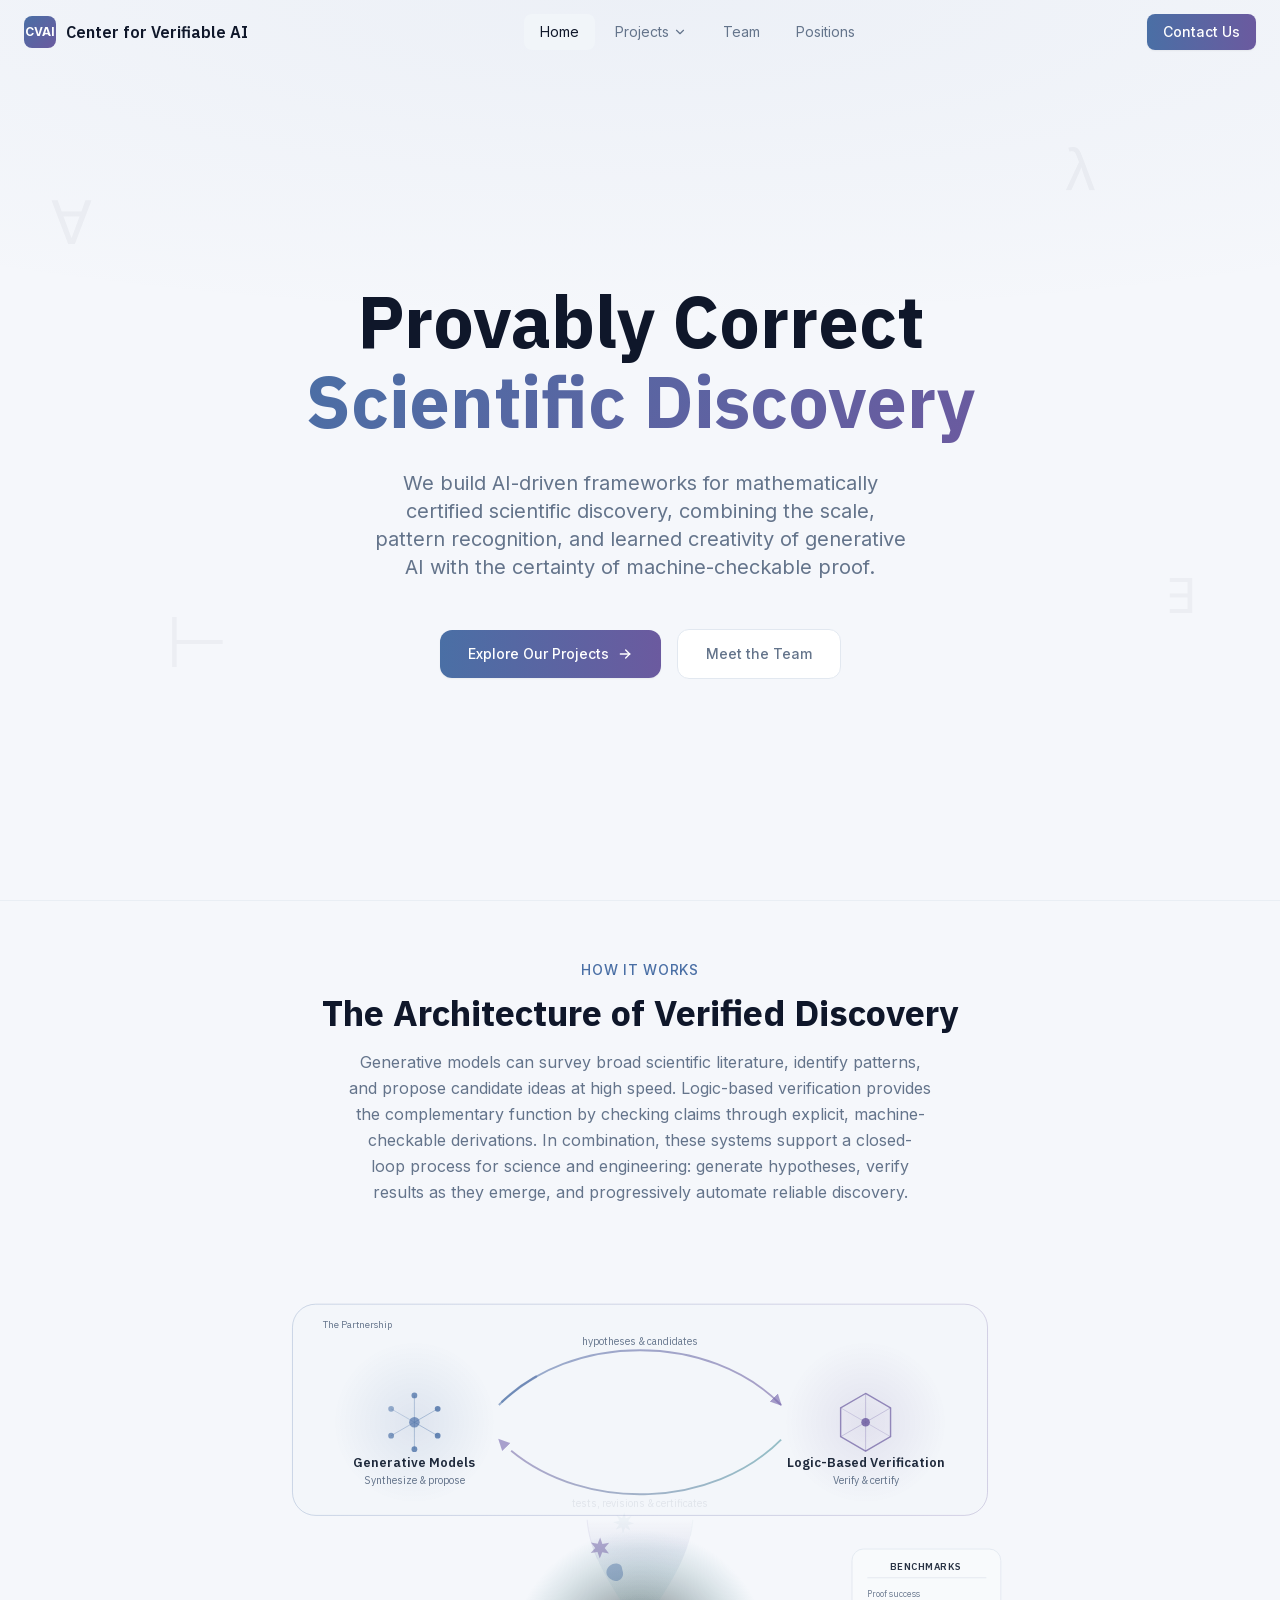
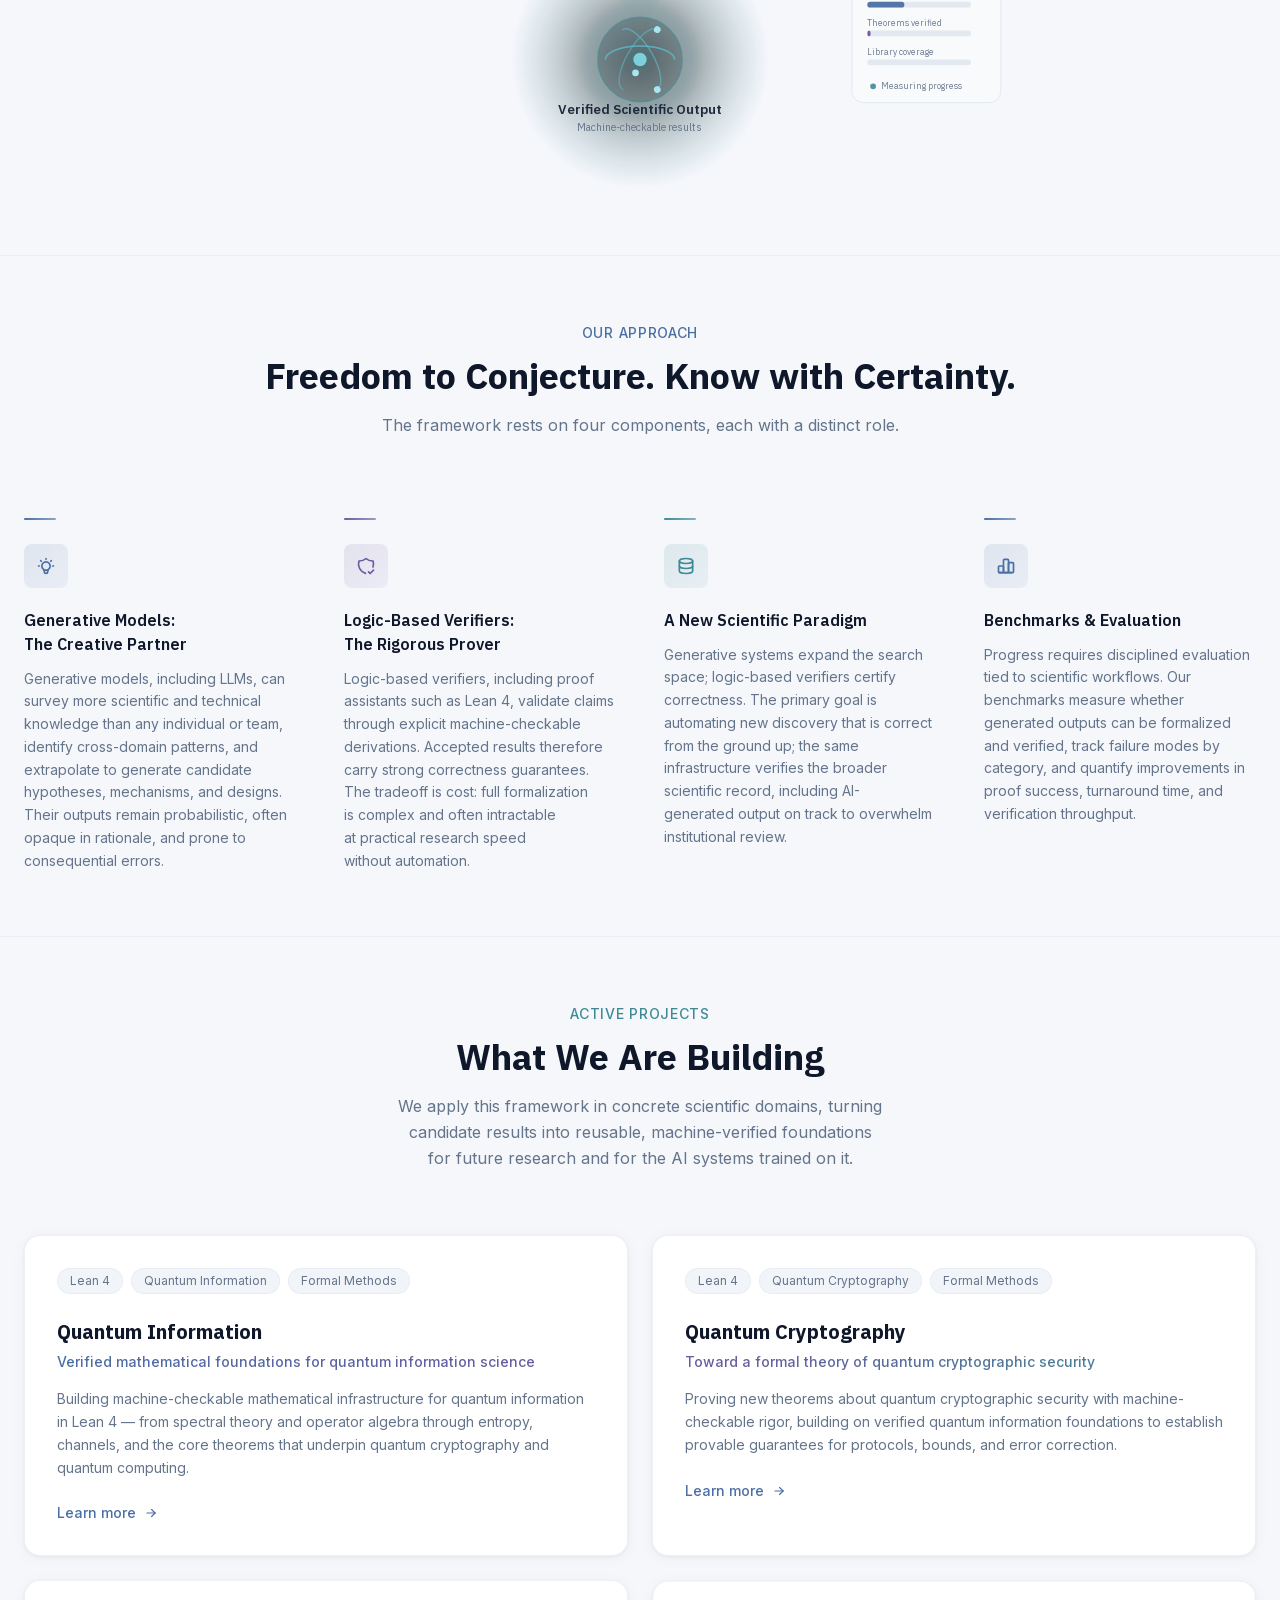
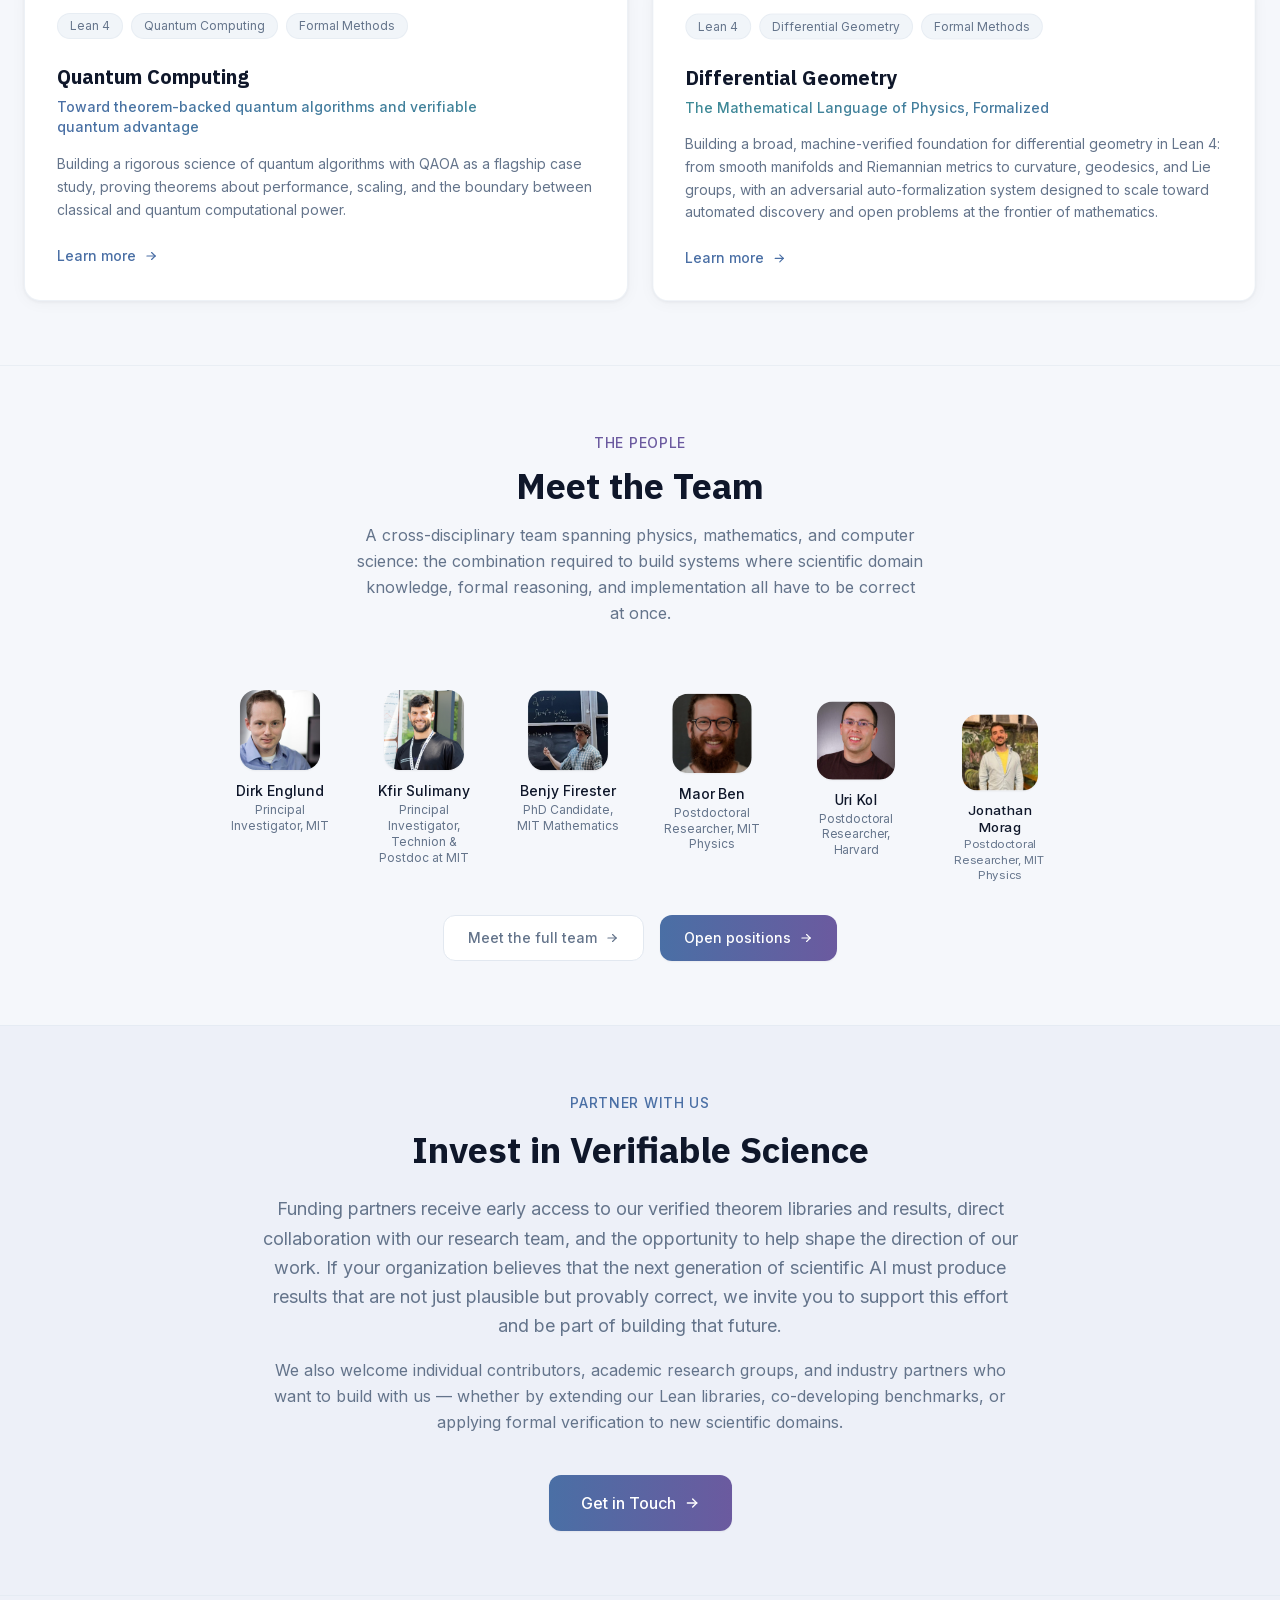
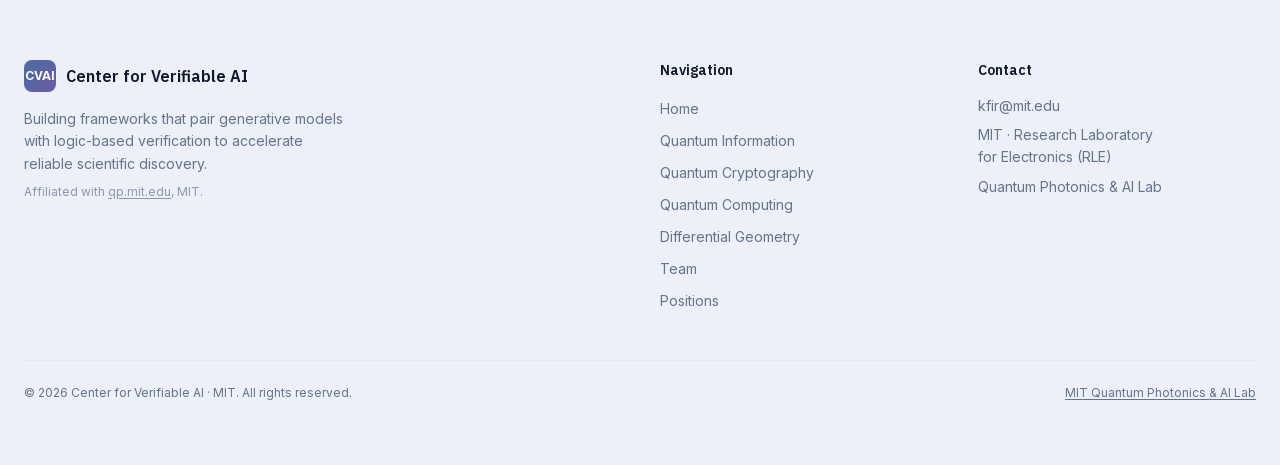
<file: index.html>
<!DOCTYPE html><!--ONd43j2Fk6WRL2qlQ1e4l--><html lang="en" class="inter_c15e96cb-module__0bjUvq__variable ibm_plex_sans_9fa80815-module__wA9lkq__variable"><head><meta charSet="utf-8"/><meta name="viewport" content="width=device-width, initial-scale=1"/><link rel="preload" href="/_next/static/media/03fc1b4a8d284b5e-s.p.af4fcd24.woff2" as="font" crossorigin="" type="font/woff2"/><link rel="preload" href="/_next/static/media/83afe278b6a6bb3c-s.p.3a6ba036.woff2" as="font" crossorigin="" type="font/woff2"/><link rel="stylesheet" href="/_next/static/chunks/513d6c7214de142a.css" data-precedence="next"/><link rel="preload" as="script" fetchPriority="low" href="/_next/static/chunks/99e96dbc88eb486a.js"/><script src="/_next/static/chunks/82abf2d65f5428ae.js" async=""></script><script src="/_next/static/chunks/0381c808fbaec563.js" async=""></script><script src="/_next/static/chunks/aee6c7720838f8a2.js" async=""></script><script src="/_next/static/chunks/turbopack-7b032204762fa159.js" async=""></script><script src="/_next/static/chunks/ffc22a34a7ca10f9.js" async=""></script><script src="/_next/static/chunks/ca027b237218cb74.js" async=""></script><script src="/_next/static/chunks/ff1a16fafef87110.js" async=""></script><script src="/_next/static/chunks/d2be314c3ece3fbe.js" async=""></script><script src="/_next/static/chunks/83c35a08b6f8e122.js" async=""></script><meta name="next-size-adjust" content=""/><title>Center for Verifiable AI (CVAI)</title><meta name="description" content="Building frameworks that combine generative models with logic-based verification for machine-checkable scientific discovery."/><meta name="keywords" content="automated theorem proving,formal verification,AI,machine learning"/><link rel="icon" href="/favicon.ico?favicon.44c5cd37.ico" sizes="32x32" type="image/x-icon"/><link rel="icon" href="/icon.png?icon.3be07865.png" sizes="512x512" type="image/png"/><link rel="apple-touch-icon" href="/apple-icon.png?apple-icon.ebbc633b.png" sizes="180x180" type="image/png"/><script src="/_next/static/chunks/a6dad97d9634a72d.js" noModule=""></script></head><body class="bg-background text-foreground antialiased font-sans"><div hidden=""><!--$--><!--/$--></div><div class="fixed inset-0 -z-10 pointer-events-none"><div class="absolute inset-0 bg-[#f5f7fb]"></div><div class="absolute top-0 inset-x-0 h-[60vh]" style="background:radial-gradient(ellipse 100% 60% at 50% 0%, rgba(74,111,165,0.05) 0%, transparent 100%)"></div></div><header class="fixed top-0 left-0 right-0 z-50 transition-all duration-300" style="background:rgba(245,247,251,0);backdrop-filter:none;-webkit-backdrop-filter:none;border-bottom:1px solid transparent;box-shadow:none"><div class="max-w-7xl mx-auto px-6 h-16 flex items-center justify-between"><a class="flex items-center gap-2.5 group" href="/"><div class="w-8 h-8 rounded-lg bg-gradient-to-br from-[#4a6fa5] to-[#6b5a9f] flex items-center justify-center text-white font-bold text-xs transition-all duration-300">CVAI</div><span class="font-heading font-semibold text-slate-900 hidden sm:block">Center for Verifiable AI</span></a><nav class="hidden md:flex items-center gap-1"><a class="px-4 py-2 rounded-lg text-sm transition-all duration-200 text-slate-900 bg-slate-100" href="/">Home</a><div class="relative"><button class="flex items-center gap-1 px-4 py-2 rounded-lg text-sm text-foreground-muted hover:text-slate-900 hover:bg-slate-100/70 transition-all duration-200">Projects<svg xmlns="http://www.w3.org/2000/svg" width="14" height="14" viewBox="0 0 24 24" fill="none" stroke="currentColor" stroke-width="2" stroke-linecap="round" stroke-linejoin="round" class="tabler-icon tabler-icon-chevron-down transition-transform duration-200 "><path d="M6 9l6 6l6 -6"></path></svg></button></div><a class="px-4 py-2 rounded-lg text-sm transition-all duration-200 text-foreground-muted hover:text-slate-900 hover:bg-slate-100/70" href="/team">Team</a><a class="px-4 py-2 rounded-lg text-sm transition-all duration-200 text-foreground-muted hover:text-slate-900 hover:bg-slate-100/70" href="/positions">Positions</a></nav><div class="hidden md:flex items-center gap-3"><a class="px-4 py-2 text-sm rounded-lg bg-gradient-to-r from-[#4a6fa5] to-[#6b5a9f] text-white font-medium hover:brightness-110 transition-all duration-300 shadow-sm" href="mailto:kfir@mit.edu">Contact Us</a></div><button class="md:hidden p-2 text-foreground-muted hover:text-slate-900 transition-colors" aria-label="Toggle menu"><svg xmlns="http://www.w3.org/2000/svg" width="20" height="20" viewBox="0 0 24 24" fill="none" stroke="currentColor" stroke-width="2" stroke-linecap="round" stroke-linejoin="round" class="tabler-icon tabler-icon-menu-2 "><path d="M4 6l16 0"></path><path d="M4 12l16 0"></path><path d="M4 18l16 0"></path></svg></button></div></header><main class="min-h-screen"><section class="relative min-h-screen flex items-center overflow-hidden pt-16"><div class="absolute inset-0 pointer-events-none select-none"><span class="absolute font-mono text-slate-900 text-6xl" style="left:4%;top:22%;opacity:0.035">∀</span><span class="absolute font-mono text-slate-900 text-7xl" style="left:13%;top:68%;opacity:0.035">⊢</span><span class="absolute font-mono text-slate-900 text-6xl" style="left:83%;top:16%;opacity:0.035">λ</span><span class="absolute font-mono text-slate-900 text-5xl" style="left:91%;top:64%;opacity:0.035">∃</span></div><div class="relative z-10 max-w-4xl mx-auto px-6 w-full py-24 text-center"><h1 class="font-heading text-5xl sm:text-6xl md:text-7xl font-bold text-slate-900 mb-2 leading-tight" style="opacity:0;transform:translateY(30px)">Provably Correct</h1><h1 class="font-heading text-5xl sm:text-6xl md:text-7xl font-bold mb-8 leading-tight" style="opacity:0;transform:translateY(30px)"><span class="gradient-text ">Scientific Discovery</span></h1><p class="text-foreground-muted text-lg sm:text-xl mb-12 leading-relaxed max-w-2xl mx-auto text-balance" style="opacity:0;transform:translateY(30px)">We build AI-driven frameworks for mathematically certified scientific discovery, combining the scale, pattern recognition, and learned creativity of generative AI with the certainty of machine-checkable proof.</p><div class="flex flex-col sm:flex-row items-center justify-center gap-4" style="opacity:0;transform:translateY(30px)"><a class="group flex items-center gap-2 px-7 py-3.5 rounded-xl bg-gradient-to-r from-[#4a6fa5] to-[#6b5a9f] text-white font-medium text-sm hover:brightness-110 transition-all duration-300 shadow-sm" href="/projects/quantum-information">Explore Our Projects<svg xmlns="http://www.w3.org/2000/svg" width="16" height="16" viewBox="0 0 24 24" fill="none" stroke="currentColor" stroke-width="2" stroke-linecap="round" stroke-linejoin="round" class="tabler-icon tabler-icon-arrow-right group-hover:translate-x-1 transition-transform duration-200"><path d="M5 12l14 0"></path><path d="M13 18l6 -6"></path><path d="M13 6l6 6"></path></svg></a><a class="flex items-center gap-2 px-7 py-3.5 rounded-xl border border-slate-200 text-foreground-muted hover:text-slate-900 hover:border-slate-300 font-medium text-sm transition-all duration-300 bg-white" href="/team">Meet the Team</a></div></div></section><div style="opacity:0;transform:translateY(52px)"><section class="py-14 px-6 border-t border-slate-200/60"><div class="max-w-5xl mx-auto"><div class="text-center mb-14" style="opacity:0;transform:translateY(40px)"><span class="text-sm text-accent-steel font-medium tracking-wider uppercase">How It Works</span><h2 class="font-heading text-3xl sm:text-4xl font-bold text-slate-900 mt-3 mb-4">The Architecture of Verified Discovery</h2><p class="text-foreground-muted max-w-2xl mx-auto text-base leading-relaxed text-balance">Generative models can survey broad scientific literature, identify patterns, and propose candidate ideas at high speed. Logic-based verification provides the complementary function by checking claims through explicit, machine-checkable derivations. In combination, these systems support a closed-loop process for science and engineering: generate hypotheses, verify results as they emerge, and progressively automate reliable discovery.</p></div><div class="flex justify-center" style="opacity:0;transform:translateY(28px)"><svg viewBox="0 0 800 560" class="w-full max-w-3xl" xmlns="http://www.w3.org/2000/svg"><defs><radialGradient id="aiBlob" cx="50%" cy="50%" r="50%"><stop offset="0%" stop-color="#4a6fa5" stop-opacity="0.13"></stop><stop offset="100%" stop-color="#4a6fa5" stop-opacity="0"></stop></radialGradient><radialGradient id="fvBlob" cx="50%" cy="50%" r="50%"><stop offset="0%" stop-color="#6b5a9f" stop-opacity="0.13"></stop><stop offset="100%" stop-color="#6b5a9f" stop-opacity="0"></stop></radialGradient><radialGradient id="outStage" cx="50%" cy="50%" r="50%"><stop offset="0%" stop-color="#060d0f" stop-opacity="0.58"></stop><stop offset="45%" stop-color="#0d2428" stop-opacity="0.34"></stop><stop offset="100%" stop-color="#3d8a96" stop-opacity="0"></stop></radialGradient><radialGradient id="outSphere" cx="38%" cy="35%" r="65%"><stop offset="0%" stop-color="#1a4850" stop-opacity="0.28"></stop><stop offset="100%" stop-color="#050e10" stop-opacity="0.18"></stop></radialGradient><radialGradient id="outRim" cx="50%" cy="50%" r="50%"><stop offset="0%" stop-color="#3d8a96" stop-opacity="0"></stop><stop offset="80%" stop-color="#3d8a96" stop-opacity="0.12"></stop><stop offset="100%" stop-color="#3d8a96" stop-opacity="0"></stop></radialGradient><linearGradient id="gFunnel" x1="400" y1="268" x2="400" y2="378" gradientUnits="userSpaceOnUse"><stop offset="0%" stop-color="#6b5a9f" stop-opacity="0"></stop><stop offset="30%" stop-color="#5568a8" stop-opacity="0.13"></stop><stop offset="70%" stop-color="#3d8a96" stop-opacity="0.10"></stop><stop offset="100%" stop-color="#3d8a96" stop-opacity="0.02"></stop></linearGradient><linearGradient id="gLR" x1="0" y1="0" x2="1" y2="0"><stop offset="0%" stop-color="#4a6fa5"></stop><stop offset="100%" stop-color="#6b5a9f"></stop></linearGradient><linearGradient id="gRL" x1="1" y1="0" x2="0" y2="0"><stop offset="0%" stop-color="#3d8a96"></stop><stop offset="100%" stop-color="#6b5a9f"></stop></linearGradient><linearGradient id="gBox" x1="0" y1="0" x2="1" y2="0"><stop offset="0%" stop-color="#4a6fa5" stop-opacity="0.25"></stop><stop offset="100%" stop-color="#6b5a9f" stop-opacity="0.25"></stop></linearGradient><marker id="ah" markerWidth="7" markerHeight="7" refX="5.5" refY="3.5" orient="auto"><path d="M0,0.5 L6,3.5 L0,6.5 Z" fill="#7a6aaf" fill-opacity="0.65"></path></marker></defs><rect x="38" y="45" width="724" height="220" rx="24" fill="#f1f5f9" fill-opacity="0.5" stroke="url(#gBox)" stroke-width="1" opacity="0"></rect><text x="70" y="70" font-size="10" fill="#64748b" font-family="IBM Plex Sans, sans-serif" opacity="0">The Partnership</text><circle cx="165" cy="168" r="85" fill="url(#aiBlob)"></circle><circle cx="635" cy="168" r="85" fill="url(#fvBlob)"></circle><circle cx="400" cy="415" r="135" fill="url(#outStage)"></circle><circle cx="400" cy="415" r="68" fill="url(#outRim)"></circle><path d="M 253 150 C 328 74, 472 74, 547 150" fill="none" stroke="url(#gLR)" stroke-width="2" stroke-opacity="0.55" marker-end="url(#ah)" opacity="0" pathLength="1" stroke-dashoffset="0" stroke-dasharray="0 1"></path><path d="M 547 186 C 472 262, 328 262, 253 186" fill="none" stroke="url(#gRL)" stroke-width="2" stroke-opacity="0.55" marker-end="url(#ah)" opacity="0" pathLength="1" stroke-dashoffset="0" stroke-dasharray="0 1"></path><path d="M 345 270 C 348 318, 390 362, 392 377 L 408 377 C 410 362, 452 318, 455 270 Z" fill="url(#gFunnel)" opacity="0"></path><path d="M 345 270 C 348 318, 390 362, 392 377" fill="none" stroke="#7068a8" stroke-width="0.9" stroke-dasharray="0 1" stroke-linecap="round" stroke-opacity="0.32" opacity="0" pathLength="1" stroke-dashoffset="0"></path><path d="M 455 270 C 452 318, 410 362, 408 377" fill="none" stroke="#3d8a96" stroke-width="0.9" stroke-dasharray="0 1" stroke-linecap="round" stroke-opacity="0.32" opacity="0" pathLength="1" stroke-dashoffset="0"></path><g opacity="0" style="transform:translateX(350px) translateY(270px);transform-origin:50% 50%;transform-box:fill-box"><path d="M 8 -1 C 10 4, 5 10, 0 9 C -5 8, -10 4, -9 -1 C -8 -6, -3 -10, 2 -9 C 7 -8, 6 -6, 8 -1 Z" fill="#4a6fa5" fill-opacity="0.72"></path></g><g opacity="0" style="transform:translateX(366px) translateY(270px);transform-origin:50% 50%;transform-box:fill-box"><path d="M 11 0 L 4.3 2.5 L 5.5 9.5 L 0 5 L -5.5 9.5 L -4.3 2.5 L -11 0 L -4.3 -2.5 L -5.5 -9.5 L 0 -5 L 5.5 -9.5 L 4.3 -2.5 Z" fill="#6b5a9f" fill-opacity="0.72"></path></g><g opacity="0" style="transform:translateX(382px) translateY(270px);transform-origin:50% 50%;transform-box:fill-box"><path d="M 11 0 L 4.6 1.9 L 7.8 7.8 L 1.9 4.6 L 0 11 L -1.9 4.6 L -7.8 7.8 L -4.6 1.9 L -11 0 L -4.6 -1.9 L -7.8 -7.8 L -1.9 -4.6 L 0 -11 L 1.9 -4.6 L 7.8 -7.8 L 4.6 -1.9 Z" fill="#3d8a96" fill-opacity="0.72"></path></g><g opacity="0" style="transform:translateX(400px) translateY(270px);transform-origin:50% 50%;transform-box:fill-box"><path d="M 7 -4 C 10 -2, 10 2, 8 5 C 6 8, 2 10, -2 9 C -6 8, -10 5, -10 0 C -10 -5, -7 -9, -3 -9 C 1 -9, 4 -6, 7 -4 Z" fill="#4a6fa5" fill-opacity="0.72"></path></g><g opacity="0" style="transform:translateX(416px) translateY(270px);transform-origin:50% 50%;transform-box:fill-box"><path d="M 0 -11 L 2.5 -2.5 L 11 0 L 2.5 2.5 L 0 11 L -2.5 2.5 L -11 0 L -2.5 -2.5 Z" fill="#6b5a9f" fill-opacity="0.72"></path></g><g opacity="0" style="transform:translateX(432px) translateY(270px);transform-origin:50% 50%;transform-box:fill-box"><path d="M 0 -8 C 6 -8, 11 -4, 11 0 C 11 4, 6 8, 0 8 C -6 8, -11 4, -11 0 C -11 -4, -6 -8, 0 -8 Z" fill="#3d8a96" fill-opacity="0.72"></path></g><g opacity="0" style="transform:translateX(450px) translateY(270px);transform-origin:50% 50%;transform-box:fill-box"><path d="M 11 0 L 4.6 1.9 L 7.8 7.8 L 1.9 4.6 L 0 11 L -1.9 4.6 L -7.8 7.8 L -4.6 1.9 L -11 0 L -4.6 -1.9 L -7.8 -7.8 L -1.9 -4.6 L 0 -11 L 1.9 -4.6 L 7.8 -7.8 L 4.6 -1.9 Z" fill="#4a6fa5" fill-opacity="0.72"></path></g><path d="M 253 150 C 328 74, 472 74, 547 150" fill="none" stroke="url(#gLR)" stroke-width="2.5" stroke-linecap="round" stroke-dasharray="44 800" stroke-opacity="0.55"></path><path d="M 547 186 C 472 262, 328 262, 253 186" fill="none" stroke="url(#gRL)" stroke-width="2.5" stroke-linecap="round" stroke-dasharray="44 800" stroke-opacity="0.55"></path><text x="400" y="88" text-anchor="middle" font-size="11" fill="#64748b" font-family="IBM Plex Sans, sans-serif" opacity="0">hypotheses &amp; candidates</text><text x="400" y="256" text-anchor="middle" font-size="11" fill="#64748b" font-family="IBM Plex Sans, sans-serif" opacity="0">tests, revisions &amp; certificates</text><g opacity="0" style="transform:translateX(-20px);transform-origin:50% 50%;transform-box:fill-box"><line x1="165" y1="168" x2="165" y2="140" stroke="#4a6fa5" stroke-width="1"></line><line x1="165" y1="168" x2="189.2487113059643" y2="154" stroke="#4a6fa5" stroke-width="1"></line><line x1="165" y1="168" x2="189.2487113059643" y2="182" stroke="#4a6fa5" stroke-width="1"></line><line x1="165" y1="168" x2="165" y2="196" stroke="#4a6fa5" stroke-width="1"></line><line x1="165" y1="168" x2="140.75128869403574" y2="182" stroke="#4a6fa5" stroke-width="1"></line><line x1="165" y1="168" x2="140.7512886940357" y2="154" stroke="#4a6fa5" stroke-width="1"></line><circle cx="165" cy="140" r="3" fill="#4a6fa5"></circle><circle cx="189.2487113059643" cy="154" r="3" fill="#4a6fa5"></circle><circle cx="189.2487113059643" cy="182" r="3" fill="#4a6fa5"></circle><circle cx="165" cy="196" r="3" fill="#4a6fa5"></circle><circle cx="140.75128869403574" cy="182" r="3" fill="#4a6fa5"></circle><circle cx="140.7512886940357" cy="154" r="3" fill="#4a6fa5"></circle><circle cx="165" cy="168" r="5.5" fill="#4a6fa5"></circle><text x="165" y="215" text-anchor="middle" font-size="13.5" font-weight="600" fill="#1e293b" font-family="IBM Plex Sans, sans-serif">Generative Models</text><text x="165" y="232" text-anchor="middle" font-size="11" fill="#64748b" font-family="IBM Plex Sans, sans-serif">Synthesize &amp; propose</text></g><g opacity="0" style="transform:translateX(20px);transform-origin:50% 50%;transform-box:fill-box"><polygon points="635.0,138.0 661.0,153.0 661.0,183.0 635.0,198.0 609.0,183.0 609.0,153.0" fill="none" stroke="#6b5a9f" stroke-width="1.5"></polygon><line x1="635" y1="138" x2="635" y2="198" stroke="#6b5a9f" stroke-width="0.8"></line><line x1="660.9807621135332" y1="153" x2="609.0192378864668" y2="183" stroke="#6b5a9f" stroke-width="0.8"></line><line x1="660.9807621135332" y1="183" x2="609.0192378864668" y2="153" stroke="#6b5a9f" stroke-width="0.8"></line><circle cx="635" cy="168" r="4.5" fill="#6b5a9f"></circle><text x="635" y="215" text-anchor="middle" font-size="13.5" font-weight="600" fill="#1e293b" font-family="IBM Plex Sans, sans-serif">Logic-Based Verification</text><text x="635" y="232" text-anchor="middle" font-size="11" fill="#64748b" font-family="IBM Plex Sans, sans-serif">Verify &amp; certify</text></g><g opacity="0" style="transform:translateY(24px);transform-origin:50% 50%;transform-box:fill-box"><circle cx="400" cy="415" r="44" fill="url(#outSphere)"></circle><circle cx="400" cy="415" r="44" fill="none" stroke="#3d8a96" stroke-width="1.5"></circle><path d="M 364 415 A 36 14 0 0 0 436 415" fill="none" stroke="#3d8a96" stroke-width="0.9" stroke-linecap="round" stroke-dasharray="4 5"></path><g transform="rotate(60, 400, 415)"><path d="M 364 415 A 36 14 0 0 0 436 415" fill="none" stroke="#3d8a96" stroke-width="0.9" stroke-linecap="round" stroke-dasharray="4 5"></path></g><g transform="rotate(-60, 400, 415)"><path d="M 364 415 A 36 14 0 0 0 436 415" fill="none" stroke="#3d8a96" stroke-width="0.9" stroke-linecap="round" stroke-dasharray="4 5"></path></g><path d="M 436 415 A 36 14 0 0 0 364 415" fill="none" stroke="#5ab8c8" stroke-width="1.5" stroke-linecap="round"></path><g transform="rotate(60, 400, 415)"><path d="M 436 415 A 36 14 0 0 0 364 415" fill="none" stroke="#5ab8c8" stroke-width="1.5" stroke-linecap="round"></path></g><g transform="rotate(-60, 400, 415)"><path d="M 436 415 A 36 14 0 0 0 364 415" fill="none" stroke="#5ab8c8" stroke-width="1.5" stroke-linecap="round"></path></g><circle cx="400" cy="415" r="13" fill="#3d8a96"></circle><circle cx="400" cy="415" r="7" fill="#7fd4e0"></circle><circle r="3.5" fill="#a8e6ef" stroke-width="0" style="offset-path:path(&#x27;M 436 415 A 36 14   0 0 1 364 415 A 36 14   0 0 1 436 415&#x27;)"></circle><circle r="3.5" fill="#a8e6ef" stroke-width="0" style="offset-path:path(&#x27;M 418.0 446.2 A 36 14  60 0 1 382.0 383.8 A 36 14  60 0 1 418.0 446.2&#x27;)"></circle><circle r="3.5" fill="#a8e6ef" stroke-width="0" style="offset-path:path(&#x27;M 418.0 383.8 A 36 14 300 0 1 382.0 446.2 A 36 14 300 0 1 418.0 383.8&#x27;)"></circle><text x="400" y="472" text-anchor="middle" font-size="14" font-weight="600" fill="#1e293b" font-family="IBM Plex Sans, sans-serif">Verified Scientific Output</text><text x="400" y="489" text-anchor="middle" font-size="11" fill="#64748b" font-family="IBM Plex Sans, sans-serif">Machine-checkable results</text></g><g opacity="0" style="transform:translateX(16px);transform-origin:50% 50%;transform-box:fill-box"><rect x="620" y="300" width="155" height="160" rx="12" fill="#f8fafc" stroke="#e2e8f0" stroke-width="1"></rect><text x="697" y="322" text-anchor="middle" font-size="10" font-weight="600" fill="#1e293b" font-family="IBM Plex Sans, sans-serif" letter-spacing="0.5">BENCHMARKS</text><line x1="636" y1="330" x2="760" y2="330" stroke="#e2e8f0" stroke-width="1"></line><text x="636" y="350" font-size="9" fill="#64748b" font-family="IBM Plex Sans, sans-serif">Proof success</text><rect x="636" y="355" width="108" height="6" rx="3" fill="#e2e8f0"></rect><rect x="636" y="355" height="6" rx="3" fill="#4a6fa5" width="0px"></rect><text x="636" y="380" font-size="9" fill="#64748b" font-family="IBM Plex Sans, sans-serif">Theorems verified</text><rect x="636" y="385" width="108" height="6" rx="3" fill="#e2e8f0"></rect><rect x="636" y="385" height="6" rx="3" fill="#6b5a9f" width="0px"></rect><text x="636" y="410" font-size="9" fill="#64748b" font-family="IBM Plex Sans, sans-serif">Library coverage</text><rect x="636" y="415" width="108" height="6" rx="3" fill="#e2e8f0"></rect><rect x="636" y="415" height="6" rx="3" fill="#3d8a96" width="0px"></rect><circle cx="642" cy="443" r="3" fill="#3d8a96"></circle><text x="650" y="446" font-size="9" fill="#64748b" font-family="IBM Plex Sans, sans-serif">Measuring progress</text></g></svg></div></div></section></div><div style="opacity:0;transform:translateY(52px)"><section class="py-16 px-6 border-t border-slate-200/60"><div class="max-w-7xl mx-auto"><div class="text-center mb-20" style="opacity:0;transform:translateY(40px)"><span class="text-sm text-accent-steel font-medium tracking-wider uppercase">Our Approach</span><h2 class="font-heading text-3xl sm:text-4xl font-bold text-slate-900 mt-3 mb-4">Freedom to Conjecture. Know with Certainty.</h2><p class="text-foreground-muted max-w-2xl mx-auto text-base leading-relaxed text-balance">The framework rests on four components, each with a distinct role.</p></div><div class="grid grid-cols-1 md:grid-cols-2 lg:grid-cols-4 gap-12" style="opacity:0"><div class="flex flex-col" style="opacity:0;transform:translateY(20px) scale(0.95)"><div class="w-8 h-0.5 rounded-full mb-6" style="background:linear-gradient(135deg, #4a6fa5, #4a6fa599)"></div><div class="w-11 h-11 rounded-lg flex items-center justify-center mb-5" style="background:linear-gradient(135deg, #4a6fa522, #4a6fa511)"><svg xmlns="http://www.w3.org/2000/svg" width="20" height="20" viewBox="0 0 24 24" fill="none" stroke="currentColor" stroke-width="2" stroke-linecap="round" stroke-linejoin="round" class="tabler-icon tabler-icon-bulb " style="color:#4a6fa5"><path d="M3 12h1m8 -9v1m8 8h1m-15.4 -6.4l.7 .7m12.1 -.7l-.7 .7"></path><path d="M9 16a5 5 0 1 1 6 0a3.5 3.5 0 0 0 -1 3a2 2 0 0 1 -4 0a3.5 3.5 0 0 0 -1 -3"></path><path d="M9.7 17l4.6 0"></path></svg></div><h3 class="font-heading text-base font-semibold text-slate-900 mb-3">Generative Models: The Creative Partner</h3><p class="text-foreground-muted text-sm leading-relaxed text-left">Generative models, including LLMs, can survey more scientific and technical knowledge than any individual or team, identify cross-domain patterns, and extrapolate to generate candidate hypotheses, mechanisms, and designs. Their outputs remain probabilistic, often opaque in rationale, and prone to consequential errors.</p></div><div class="flex flex-col" style="opacity:0;transform:translateY(20px) scale(0.95)"><div class="w-8 h-0.5 rounded-full mb-6" style="background:linear-gradient(135deg, #6b5a9f, #6b5a9f99)"></div><div class="w-11 h-11 rounded-lg flex items-center justify-center mb-5" style="background:linear-gradient(135deg, #6b5a9f22, #6b5a9f11)"><svg xmlns="http://www.w3.org/2000/svg" width="20" height="20" viewBox="0 0 24 24" fill="none" stroke="currentColor" stroke-width="2" stroke-linecap="round" stroke-linejoin="round" class="tabler-icon tabler-icon-shield-check " style="color:#6b5a9f"><path d="M11.46 20.846a12 12 0 0 1 -7.96 -14.846a12 12 0 0 0 8.5 -3a12 12 0 0 0 8.5 3a12 12 0 0 1 -.09 7.06"></path><path d="M15 19l2 2l4 -4"></path></svg></div><h3 class="font-heading text-base font-semibold text-slate-900 mb-3">Logic-Based Verifiers: The Rigorous Prover</h3><p class="text-foreground-muted text-sm leading-relaxed text-left">Logic-based verifiers, including proof assistants such as Lean 4, validate claims through explicit machine-checkable derivations. Accepted results therefore carry strong correctness guarantees. The tradeoff is cost: full formalization is complex and often intractable at practical research speed without automation.</p></div><div class="flex flex-col" style="opacity:0;transform:translateY(20px) scale(0.95)"><div class="w-8 h-0.5 rounded-full mb-6" style="background:linear-gradient(135deg, #3d8a96, #3d8a9699)"></div><div class="w-11 h-11 rounded-lg flex items-center justify-center mb-5" style="background:linear-gradient(135deg, #3d8a9622, #3d8a9611)"><svg xmlns="http://www.w3.org/2000/svg" width="20" height="20" viewBox="0 0 24 24" fill="none" stroke="currentColor" stroke-width="2" stroke-linecap="round" stroke-linejoin="round" class="tabler-icon tabler-icon-database " style="color:#3d8a96"><path d="M4 6a8 3 0 1 0 16 0a8 3 0 1 0 -16 0"></path><path d="M4 6v6a8 3 0 0 0 16 0v-6"></path><path d="M4 12v6a8 3 0 0 0 16 0v-6"></path></svg></div><h3 class="font-heading text-base font-semibold text-slate-900 mb-3">A New Scientific Paradigm</h3><p class="text-foreground-muted text-sm leading-relaxed text-left">Generative systems expand the search space; logic-based verifiers certify correctness. The primary goal is automating new discovery that is correct from the ground up; the same infrastructure verifies the broader scientific record, including AI-generated output on track to overwhelm institutional review.</p></div><div class="flex flex-col" style="opacity:0;transform:translateY(20px) scale(0.95)"><div class="w-8 h-0.5 rounded-full mb-6" style="background:linear-gradient(135deg, #4a6fa5, #4a6fa599)"></div><div class="w-11 h-11 rounded-lg flex items-center justify-center mb-5" style="background:linear-gradient(135deg, #4a6fa522, #4a6fa511)"><svg xmlns="http://www.w3.org/2000/svg" width="20" height="20" viewBox="0 0 24 24" fill="none" stroke="currentColor" stroke-width="2" stroke-linecap="round" stroke-linejoin="round" class="tabler-icon tabler-icon-chart-bar " style="color:#4a6fa5"><path d="M3 13a1 1 0 0 1 1 -1h4a1 1 0 0 1 1 1v6a1 1 0 0 1 -1 1h-4a1 1 0 0 1 -1 -1l0 -6"></path><path d="M15 9a1 1 0 0 1 1 -1h4a1 1 0 0 1 1 1v10a1 1 0 0 1 -1 1h-4a1 1 0 0 1 -1 -1l0 -10"></path><path d="M9 5a1 1 0 0 1 1 -1h4a1 1 0 0 1 1 1v14a1 1 0 0 1 -1 1h-4a1 1 0 0 1 -1 -1l0 -14"></path><path d="M4 20h14"></path></svg></div><h3 class="font-heading text-base font-semibold text-slate-900 mb-3">Benchmarks &amp; Evaluation</h3><p class="text-foreground-muted text-sm leading-relaxed text-left">Progress requires disciplined evaluation tied to scientific workflows. Our benchmarks measure whether generated outputs can be formalized and verified, track failure modes by category, and quantify improvements in proof success, turnaround time, and verification throughput.</p></div></div></div></section></div><div style="opacity:0;transform:translateY(52px)"><section class="py-16 px-6 border-t border-slate-200/60"><div class="max-w-7xl mx-auto"><div class="text-center mb-16" style="opacity:0;transform:translateY(40px)"><span class="text-sm text-accent-teal font-medium tracking-wider uppercase">Active Projects</span><h2 class="font-heading text-3xl sm:text-4xl font-bold text-slate-900 mt-3 mb-4">What We Are Building</h2><p class="text-foreground-muted max-w-2xl mx-auto text-base leading-relaxed text-balance">We apply this framework in concrete scientific domains, turning candidate results into reusable, machine-verified foundations for future research and for the AI systems trained on it.</p></div><div class="grid grid-cols-1 md:grid-cols-2 gap-6" style="opacity:0"><div style="opacity:0;transform:translateY(20px) scale(0.95)"><a class="group block h-full" href="/projects/quantum-information"><div class="bg-white rounded-2xl border border-slate-200/60 shadow-card p-8 h-full cursor-pointer"><div class="flex flex-wrap gap-2 mb-6"><span class="px-3 py-1 rounded-full text-xs bg-slate-100 text-foreground-muted border border-slate-200/60">Lean 4</span><span class="px-3 py-1 rounded-full text-xs bg-slate-100 text-foreground-muted border border-slate-200/60">Quantum Information</span><span class="px-3 py-1 rounded-full text-xs bg-slate-100 text-foreground-muted border border-slate-200/60">Formal Methods</span></div><h3 class="font-heading text-xl font-bold text-slate-900 mb-1.5 group-hover:text-transparent group-hover:bg-clip-text group-hover:bg-gradient-to-r group-hover:from-[#4a6fa5] group-hover:to-[#6b5a9f] transition-all duration-300">Quantum Information</h3><p class="text-sm font-medium bg-gradient-to-r from-[#4a6fa5] to-[#6b5a9f] bg-clip-text text-transparent mb-4">Verified mathematical foundations for quantum information science</p><p class="text-foreground-muted text-sm leading-relaxed mb-6">Building machine-checkable mathematical infrastructure for quantum information in Lean 4 — from spectral theory and operator algebra through entropy, channels, and the core theorems that underpin quantum cryptography and quantum computing.</p><div class="flex items-center gap-2 text-sm font-medium text-accent-steel group-hover:text-[#6b5a9f] transition-colors duration-200">Learn more<svg xmlns="http://www.w3.org/2000/svg" width="14" height="14" viewBox="0 0 24 24" fill="none" stroke="currentColor" stroke-width="2" stroke-linecap="round" stroke-linejoin="round" class="tabler-icon tabler-icon-arrow-right group-hover:translate-x-1 transition-transform duration-200"><path d="M5 12l14 0"></path><path d="M13 18l6 -6"></path><path d="M13 6l6 6"></path></svg></div></div></a></div><div style="opacity:0;transform:translateY(20px) scale(0.95)"><a class="group block h-full" href="/projects/quantum-cryptography"><div class="bg-white rounded-2xl border border-slate-200/60 shadow-card p-8 h-full cursor-pointer"><div class="flex flex-wrap gap-2 mb-6"><span class="px-3 py-1 rounded-full text-xs bg-slate-100 text-foreground-muted border border-slate-200/60">Lean 4</span><span class="px-3 py-1 rounded-full text-xs bg-slate-100 text-foreground-muted border border-slate-200/60">Quantum Cryptography</span><span class="px-3 py-1 rounded-full text-xs bg-slate-100 text-foreground-muted border border-slate-200/60">Formal Methods</span></div><h3 class="font-heading text-xl font-bold text-slate-900 mb-1.5 group-hover:text-transparent group-hover:bg-clip-text group-hover:bg-gradient-to-r group-hover:from-[#4a6fa5] group-hover:to-[#6b5a9f] transition-all duration-300">Quantum Cryptography</h3><p class="text-sm font-medium bg-gradient-to-r from-[#6b5a9f] to-[#3d8a96] bg-clip-text text-transparent mb-4">Toward a formal theory of quantum cryptographic security</p><p class="text-foreground-muted text-sm leading-relaxed mb-6">Proving new theorems about quantum cryptographic security with machine-checkable rigor, building on verified quantum information foundations to establish provable guarantees for protocols, bounds, and error correction.</p><div class="flex items-center gap-2 text-sm font-medium text-accent-steel group-hover:text-[#6b5a9f] transition-colors duration-200">Learn more<svg xmlns="http://www.w3.org/2000/svg" width="14" height="14" viewBox="0 0 24 24" fill="none" stroke="currentColor" stroke-width="2" stroke-linecap="round" stroke-linejoin="round" class="tabler-icon tabler-icon-arrow-right group-hover:translate-x-1 transition-transform duration-200"><path d="M5 12l14 0"></path><path d="M13 18l6 -6"></path><path d="M13 6l6 6"></path></svg></div></div></a></div><div style="opacity:0;transform:translateY(20px) scale(0.95)"><a class="group block h-full" href="/projects/quantum-computing"><div class="bg-white rounded-2xl border border-slate-200/60 shadow-card p-8 h-full cursor-pointer"><div class="flex flex-wrap gap-2 mb-6"><span class="px-3 py-1 rounded-full text-xs bg-slate-100 text-foreground-muted border border-slate-200/60">Lean 4</span><span class="px-3 py-1 rounded-full text-xs bg-slate-100 text-foreground-muted border border-slate-200/60">Quantum Computing</span><span class="px-3 py-1 rounded-full text-xs bg-slate-100 text-foreground-muted border border-slate-200/60">Formal Methods</span></div><h3 class="font-heading text-xl font-bold text-slate-900 mb-1.5 group-hover:text-transparent group-hover:bg-clip-text group-hover:bg-gradient-to-r group-hover:from-[#4a6fa5] group-hover:to-[#6b5a9f] transition-all duration-300">Quantum Computing</h3><p class="text-sm font-medium bg-gradient-to-r from-[#4a6fa5] to-[#3d8a96] bg-clip-text text-transparent mb-4">Toward theorem-backed quantum algorithms and verifiable quantum advantage</p><p class="text-foreground-muted text-sm leading-relaxed mb-6">Building a rigorous science of quantum algorithms with QAOA as a flagship case study, proving theorems about performance, scaling, and the boundary between classical and quantum computational power.</p><div class="flex items-center gap-2 text-sm font-medium text-accent-steel group-hover:text-[#6b5a9f] transition-colors duration-200">Learn more<svg xmlns="http://www.w3.org/2000/svg" width="14" height="14" viewBox="0 0 24 24" fill="none" stroke="currentColor" stroke-width="2" stroke-linecap="round" stroke-linejoin="round" class="tabler-icon tabler-icon-arrow-right group-hover:translate-x-1 transition-transform duration-200"><path d="M5 12l14 0"></path><path d="M13 18l6 -6"></path><path d="M13 6l6 6"></path></svg></div></div></a></div><div style="opacity:0;transform:translateY(20px) scale(0.95)"><a class="group block h-full" href="/projects/differential-geometry"><div class="bg-white rounded-2xl border border-slate-200/60 shadow-card p-8 h-full cursor-pointer"><div class="flex flex-wrap gap-2 mb-6"><span class="px-3 py-1 rounded-full text-xs bg-slate-100 text-foreground-muted border border-slate-200/60">Lean 4</span><span class="px-3 py-1 rounded-full text-xs bg-slate-100 text-foreground-muted border border-slate-200/60">Differential Geometry</span><span class="px-3 py-1 rounded-full text-xs bg-slate-100 text-foreground-muted border border-slate-200/60">Formal Methods</span></div><h3 class="font-heading text-xl font-bold text-slate-900 mb-1.5 group-hover:text-transparent group-hover:bg-clip-text group-hover:bg-gradient-to-r group-hover:from-[#4a6fa5] group-hover:to-[#6b5a9f] transition-all duration-300">Differential Geometry</h3><p class="text-sm font-medium bg-gradient-to-r from-[#3d8a96] to-[#4a6fa5] bg-clip-text text-transparent mb-4">The Mathematical Language of Physics, Formalized</p><p class="text-foreground-muted text-sm leading-relaxed mb-6">Building a broad, machine-verified foundation for differential geometry in Lean 4: from smooth manifolds and Riemannian metrics to curvature, geodesics, and Lie groups, with an adversarial auto-formalization system designed to scale toward automated discovery and open problems at the frontier of mathematics.</p><div class="flex items-center gap-2 text-sm font-medium text-accent-steel group-hover:text-[#6b5a9f] transition-colors duration-200">Learn more<svg xmlns="http://www.w3.org/2000/svg" width="14" height="14" viewBox="0 0 24 24" fill="none" stroke="currentColor" stroke-width="2" stroke-linecap="round" stroke-linejoin="round" class="tabler-icon tabler-icon-arrow-right group-hover:translate-x-1 transition-transform duration-200"><path d="M5 12l14 0"></path><path d="M13 18l6 -6"></path><path d="M13 6l6 6"></path></svg></div></div></a></div></div></div></section></div><div style="opacity:0;transform:translateY(52px)"><section class="py-16 px-6 border-t border-slate-200/60"><div class="max-w-7xl mx-auto"><div class="text-center mb-16" style="opacity:0;transform:translateY(40px)"><span class="text-sm text-accent-plum font-medium tracking-wider uppercase">The People</span><h2 class="font-heading text-3xl sm:text-4xl font-bold text-slate-900 mt-3 mb-4">Meet the Team</h2><p class="text-foreground-muted max-w-xl mx-auto text-base leading-relaxed">A cross-disciplinary team spanning physics, mathematics, and computer science: the combination required to build systems where scientific domain knowledge, formal reasoning, and implementation all have to be correct at once.</p></div><div class="flex flex-wrap justify-center gap-8 mb-12" style="opacity:0"><div style="opacity:0;transform:translateY(20px) scale(0.95)"><a class="group block text-center w-28" href="/team"><div class="mx-auto mb-3"><img alt="Dirk Englund" loading="lazy" width="80" height="80" decoding="async" data-nimg="1" class="w-20 h-20 mx-auto rounded-2xl object-cover shadow-sm transition-shadow duration-300 group-hover:shadow-md" style="color:transparent" src="/team/dirk-englund.png"/></div><p class="text-slate-900 text-sm font-medium leading-tight">Dirk Englund</p><p class="text-foreground-muted text-xs mt-0.5">Principal Investigator, MIT</p></a></div><div style="opacity:0;transform:translateY(20px) scale(0.95)"><a class="group block text-center w-28" href="/team"><div class="mx-auto mb-3"><img alt="Kfir Sulimany" loading="lazy" width="80" height="80" decoding="async" data-nimg="1" class="w-20 h-20 mx-auto rounded-2xl object-cover shadow-sm transition-shadow duration-300 group-hover:shadow-md" style="color:transparent" src="/team/kfir-sulimany.jpg"/></div><p class="text-slate-900 text-sm font-medium leading-tight">Kfir Sulimany</p><p class="text-foreground-muted text-xs mt-0.5">Principal Investigator, Technion &amp; Postdoc at MIT</p></a></div><div style="opacity:0;transform:translateY(20px) scale(0.95)"><a class="group block text-center w-28" href="/team"><div class="mx-auto mb-3"><img alt="Benjy Firester" loading="lazy" width="80" height="80" decoding="async" data-nimg="1" class="w-20 h-20 mx-auto rounded-2xl object-cover shadow-sm transition-shadow duration-300 group-hover:shadow-md" style="color:transparent" src="/team/benjy-firester.jpg"/></div><p class="text-slate-900 text-sm font-medium leading-tight">Benjy Firester</p><p class="text-foreground-muted text-xs mt-0.5">PhD Candidate, MIT Mathematics</p></a></div><div style="opacity:0;transform:translateY(20px) scale(0.95)"><a class="group block text-center w-28" href="/team"><div class="mx-auto mb-3"><img alt="Maor Ben Shachar" loading="lazy" width="80" height="80" decoding="async" data-nimg="1" class="w-20 h-20 mx-auto rounded-2xl object-cover shadow-sm transition-shadow duration-300 group-hover:shadow-md" style="color:transparent" src="/team/maor-ben-shachar.jpg"/></div><p class="text-slate-900 text-sm font-medium leading-tight">Maor Ben</p><p class="text-foreground-muted text-xs mt-0.5">Postdoctoral Researcher, MIT Physics</p></a></div><div style="opacity:0;transform:translateY(20px) scale(0.95)"><a class="group block text-center w-28" href="/team"><div class="mx-auto mb-3"><img alt="Uri Kol" loading="lazy" width="80" height="80" decoding="async" data-nimg="1" class="w-20 h-20 mx-auto rounded-2xl object-cover shadow-sm transition-shadow duration-300 group-hover:shadow-md" style="color:transparent" src="/team/uri-kol.jpg"/></div><p class="text-slate-900 text-sm font-medium leading-tight">Uri Kol</p><p class="text-foreground-muted text-xs mt-0.5">Postdoctoral Researcher, Harvard</p></a></div><div style="opacity:0;transform:translateY(20px) scale(0.95)"><a class="group block text-center w-28" href="/team"><div class="mx-auto mb-3"><img alt="Jonathan Morag" loading="lazy" width="80" height="80" decoding="async" data-nimg="1" class="w-20 h-20 mx-auto rounded-2xl object-cover shadow-sm transition-shadow duration-300 group-hover:shadow-md" style="color:transparent" src="/team/jonathan-morag.jpg"/></div><p class="text-slate-900 text-sm font-medium leading-tight">Jonathan Morag</p><p class="text-foreground-muted text-xs mt-0.5">Postdoctoral Researcher, MIT Physics</p></a></div></div><div class="text-center flex flex-wrap justify-center gap-4" style="opacity:0;transform:translateY(40px)"><a class="inline-flex items-center gap-2 px-6 py-3 rounded-xl border border-slate-200 bg-white text-foreground-muted hover:text-slate-900 hover:border-slate-300 text-sm font-medium transition-all duration-300" href="/team">Meet the full team<svg xmlns="http://www.w3.org/2000/svg" width="14" height="14" viewBox="0 0 24 24" fill="none" stroke="currentColor" stroke-width="2" stroke-linecap="round" stroke-linejoin="round" class="tabler-icon tabler-icon-arrow-right "><path d="M5 12l14 0"></path><path d="M13 18l6 -6"></path><path d="M13 6l6 6"></path></svg></a><a class="inline-flex items-center gap-2 px-6 py-3 rounded-xl bg-gradient-to-r from-[#4a6fa5] to-[#6b5a9f] text-white text-sm font-medium hover:brightness-110 transition-all duration-300 shadow-sm" href="/positions">Open positions<svg xmlns="http://www.w3.org/2000/svg" width="14" height="14" viewBox="0 0 24 24" fill="none" stroke="currentColor" stroke-width="2" stroke-linecap="round" stroke-linejoin="round" class="tabler-icon tabler-icon-arrow-right "><path d="M5 12l14 0"></path><path d="M13 18l6 -6"></path><path d="M13 6l6 6"></path></svg></a></div></div></section></div><div style="opacity:0;transform:translateY(52px)"><section class="py-16 px-6 bg-[#edf0f8] border-t border-slate-200/60"><div class="max-w-3xl mx-auto text-center"><div style="opacity:0;transform:translateY(40px)"><span class="text-sm text-accent-steel font-medium tracking-wider uppercase">Partner With Us</span><h2 class="font-heading text-3xl sm:text-4xl font-bold text-slate-900 mt-4 mb-6">Invest in Verifiable Science</h2><p class="text-foreground-muted text-lg leading-relaxed mb-4">Funding partners receive early access to our verified theorem libraries and results, direct collaboration with our research team, and the opportunity to help shape the direction of our work. If your organization believes that the next generation of scientific AI must produce results that are not just plausible but provably correct, we invite you to support this effort and be part of building that future.</p><p class="text-foreground-muted text-base leading-relaxed mb-10">We also welcome individual contributors, academic research groups, and industry partners who want to build with us — whether by extending our Lean libraries, co-developing benchmarks, or applying formal verification to new scientific domains.</p><a href="mailto:kfir@mit.edu" class="group inline-flex items-center gap-2 px-8 py-4 rounded-xl bg-gradient-to-r from-[#4a6fa5] to-[#6b5a9f] text-white font-medium hover:brightness-110 transition-all duration-300 shadow-sm">Get in Touch<svg xmlns="http://www.w3.org/2000/svg" width="16" height="16" viewBox="0 0 24 24" fill="none" stroke="currentColor" stroke-width="2" stroke-linecap="round" stroke-linejoin="round" class="tabler-icon tabler-icon-arrow-right group-hover:translate-x-1 transition-transform duration-200"><path d="M5 12l14 0"></path><path d="M13 18l6 -6"></path><path d="M13 6l6 6"></path></svg></a></div></div></section></div><!--$--><!--/$--></main><footer class="bg-[#edf0f8] border-t border-slate-200/60"><div class="max-w-7xl mx-auto px-6 py-16"><div class="grid grid-cols-1 md:grid-cols-4 gap-10"><div class="md:col-span-2"><div class="flex items-center gap-2.5 mb-4"><div class="w-8 h-8 rounded-lg bg-gradient-to-br from-[#4a6fa5] to-[#6b5a9f] flex items-center justify-center text-white font-bold text-xs">CVAI</div><span class="font-heading font-semibold text-slate-900">Center for Verifiable AI</span></div><p class="text-foreground-muted text-sm leading-relaxed max-w-xs mb-2">Building frameworks that pair generative models with logic-based verification to accelerate reliable scientific discovery.</p><p class="text-foreground-muted/70 text-xs mb-6">Affiliated with<!-- --> <a href="https://qp.mit.edu" target="_blank" rel="noopener noreferrer" class="hover:text-foreground-muted transition-colors underline underline-offset-2">qp.mit.edu</a>, MIT.</p></div><div><h3 class="text-slate-900 font-heading font-semibold text-sm mb-4">Navigation</h3><ul class="space-y-2"><li><a class="text-foreground-muted text-sm hover:text-slate-900 transition-colors duration-200" href="/">Home</a></li><li><a class="text-foreground-muted text-sm hover:text-slate-900 transition-colors duration-200" href="/projects/quantum-information">Quantum Information</a></li><li><a class="text-foreground-muted text-sm hover:text-slate-900 transition-colors duration-200" href="/projects/quantum-cryptography">Quantum Cryptography</a></li><li><a class="text-foreground-muted text-sm hover:text-slate-900 transition-colors duration-200" href="/projects/quantum-computing">Quantum Computing</a></li><li><a class="text-foreground-muted text-sm hover:text-slate-900 transition-colors duration-200" href="/projects/differential-geometry">Differential Geometry</a></li><li><a class="text-foreground-muted text-sm hover:text-slate-900 transition-colors duration-200" href="/team">Team</a></li><li><a class="text-foreground-muted text-sm hover:text-slate-900 transition-colors duration-200" href="/positions">Positions</a></li></ul></div><div><h3 class="text-slate-900 font-heading font-semibold text-sm mb-4">Contact</h3><ul class="space-y-2 text-sm text-foreground-muted"><li><a href="mailto:kfir@mit.edu" class="hover:text-slate-900 transition-colors duration-200">kfir@mit.edu</a></li><li class="leading-relaxed">MIT · Research Laboratory<br/>for Electronics (RLE)</li><li class="mt-3"><a href="https://qp.mit.edu" target="_blank" rel="noopener noreferrer" class="hover:text-slate-900 transition-colors duration-200">Quantum Photonics &amp; AI Lab</a></li></ul></div></div><div class="mt-12 pt-6 border-t border-slate-200/60 flex flex-col sm:flex-row items-center justify-between gap-3 text-xs text-foreground-muted"><span>© <!-- -->2026<!-- --> <!-- -->Center for Verifiable AI<!-- --> · MIT. All rights reserved.</span><a href="https://qp.mit.edu" target="_blank" rel="noopener noreferrer" class="hover:text-slate-900 transition-colors duration-200 underline underline-offset-2">MIT <!-- -->Quantum Photonics &amp; AI Lab</a></div></div></footer><script src="/_next/static/chunks/99e96dbc88eb486a.js" id="_R_" async=""></script><script>(self.__next_f=self.__next_f||[]).push([0])</script><script>self.__next_f.push([1,"1:\"$Sreact.fragment\"\n2:I[3265,[\"/_next/static/chunks/ffc22a34a7ca10f9.js\",\"/_next/static/chunks/ca027b237218cb74.js\"],\"default\"]\n3:I[39756,[\"/_next/static/chunks/ff1a16fafef87110.js\",\"/_next/static/chunks/d2be314c3ece3fbe.js\"],\"default\"]\n4:I[37457,[\"/_next/static/chunks/ff1a16fafef87110.js\",\"/_next/static/chunks/d2be314c3ece3fbe.js\"],\"default\"]\n5:I[22016,[\"/_next/static/chunks/ffc22a34a7ca10f9.js\",\"/_next/static/chunks/ca027b237218cb74.js\"],\"\"]\nf:I[68027,[],\"default\"]\n:HL[\"/_next/static/chunks/513d6c7214de142a.css\",\"style\"]\n:HL[\"/_next/static/media/03fc1b4a8d284b5e-s.p.af4fcd24.woff2\",\"font\",{\"crossOrigin\":\"\",\"type\":\"font/woff2\"}]\n:HL[\"/_next/static/media/83afe278b6a6bb3c-s.p.3a6ba036.woff2\",\"font\",{\"crossOrigin\":\"\",\"type\":\"font/woff2\"}]\n"])</script><script>self.__next_f.push([1,"0:{\"P\":null,\"b\":\"ONd43j2Fk6WRL2qlQ1e4l\",\"c\":[\"\",\"\"],\"q\":\"\",\"i\":false,\"f\":[[[\"\",{\"children\":[\"__PAGE__\",{}]},\"$undefined\",\"$undefined\",true],[[\"$\",\"$1\",\"c\",{\"children\":[[[\"$\",\"link\",\"0\",{\"rel\":\"stylesheet\",\"href\":\"/_next/static/chunks/513d6c7214de142a.css\",\"precedence\":\"next\",\"crossOrigin\":\"$undefined\",\"nonce\":\"$undefined\"}],[\"$\",\"script\",\"script-0\",{\"src\":\"/_next/static/chunks/ffc22a34a7ca10f9.js\",\"async\":true,\"nonce\":\"$undefined\"}],[\"$\",\"script\",\"script-1\",{\"src\":\"/_next/static/chunks/ca027b237218cb74.js\",\"async\":true,\"nonce\":\"$undefined\"}]],[\"$\",\"html\",null,{\"lang\":\"en\",\"className\":\"inter_c15e96cb-module__0bjUvq__variable ibm_plex_sans_9fa80815-module__wA9lkq__variable\",\"children\":[\"$\",\"body\",null,{\"className\":\"bg-background text-foreground antialiased font-sans\",\"children\":[[\"$\",\"div\",null,{\"className\":\"fixed inset-0 -z-10 pointer-events-none\",\"children\":[[\"$\",\"div\",null,{\"className\":\"absolute inset-0 bg-[#f5f7fb]\"}],[\"$\",\"div\",null,{\"className\":\"absolute top-0 inset-x-0 h-[60vh]\",\"style\":{\"background\":\"radial-gradient(ellipse 100% 60% at 50% 0%, rgba(74,111,165,0.05) 0%, transparent 100%)\"}}]]}],[\"$\",\"$L2\",null,{}],[\"$\",\"main\",null,{\"className\":\"min-h-screen\",\"children\":[\"$\",\"$L3\",null,{\"parallelRouterKey\":\"children\",\"error\":\"$undefined\",\"errorStyles\":\"$undefined\",\"errorScripts\":\"$undefined\",\"template\":[\"$\",\"$L4\",null,{}],\"templateStyles\":\"$undefined\",\"templateScripts\":\"$undefined\",\"notFound\":[[[\"$\",\"title\",null,{\"children\":\"404: This page could not be found.\"}],[\"$\",\"div\",null,{\"style\":{\"fontFamily\":\"system-ui,\\\"Segoe UI\\\",Roboto,Helvetica,Arial,sans-serif,\\\"Apple Color Emoji\\\",\\\"Segoe UI Emoji\\\"\",\"height\":\"100vh\",\"textAlign\":\"center\",\"display\":\"flex\",\"flexDirection\":\"column\",\"alignItems\":\"center\",\"justifyContent\":\"center\"},\"children\":[\"$\",\"div\",null,{\"children\":[[\"$\",\"style\",null,{\"dangerouslySetInnerHTML\":{\"__html\":\"body{color:#000;background:#fff;margin:0}.next-error-h1{border-right:1px solid rgba(0,0,0,.3)}@media (prefers-color-scheme:dark){body{color:#fff;background:#000}.next-error-h1{border-right:1px solid rgba(255,255,255,.3)}}\"}}],[\"$\",\"h1\",null,{\"className\":\"next-error-h1\",\"style\":{\"display\":\"inline-block\",\"margin\":\"0 20px 0 0\",\"padding\":\"0 23px 0 0\",\"fontSize\":24,\"fontWeight\":500,\"verticalAlign\":\"top\",\"lineHeight\":\"49px\"},\"children\":404}],[\"$\",\"div\",null,{\"style\":{\"display\":\"inline-block\"},\"children\":[\"$\",\"h2\",null,{\"style\":{\"fontSize\":14,\"fontWeight\":400,\"lineHeight\":\"49px\",\"margin\":0},\"children\":\"This page could not be found.\"}]}]]}]}]],[]],\"forbidden\":\"$undefined\",\"unauthorized\":\"$undefined\"}]}],[\"$\",\"footer\",null,{\"className\":\"bg-[#edf0f8] border-t border-slate-200/60\",\"children\":[\"$\",\"div\",null,{\"className\":\"max-w-7xl mx-auto px-6 py-16\",\"children\":[[\"$\",\"div\",null,{\"className\":\"grid grid-cols-1 md:grid-cols-4 gap-10\",\"children\":[[\"$\",\"div\",null,{\"className\":\"md:col-span-2\",\"children\":[[\"$\",\"div\",null,{\"className\":\"flex items-center gap-2.5 mb-4\",\"children\":[[\"$\",\"div\",null,{\"className\":\"w-8 h-8 rounded-lg bg-gradient-to-br from-[#4a6fa5] to-[#6b5a9f] flex items-center justify-center text-white font-bold text-xs\",\"children\":\"CVAI\"}],[\"$\",\"span\",null,{\"className\":\"font-heading font-semibold text-slate-900\",\"children\":\"Center for Verifiable AI\"}]]}],[\"$\",\"p\",null,{\"className\":\"text-foreground-muted text-sm leading-relaxed max-w-xs mb-2\",\"children\":\"Building frameworks that pair generative models with logic-based verification to accelerate reliable scientific discovery.\"}],[\"$\",\"p\",null,{\"className\":\"text-foreground-muted/70 text-xs mb-6\",\"children\":[\"Affiliated with\",\" \",[\"$\",\"a\",null,{\"href\":\"https://qp.mit.edu\",\"target\":\"_blank\",\"rel\":\"noopener noreferrer\",\"className\":\"hover:text-foreground-muted transition-colors underline underline-offset-2\",\"children\":\"qp.mit.edu\"}],\", MIT.\"]}]]}],[\"$\",\"div\",null,{\"children\":[[\"$\",\"h3\",null,{\"className\":\"text-slate-900 font-heading font-semibold text-sm mb-4\",\"children\":\"Navigation\"}],[\"$\",\"ul\",null,{\"className\":\"space-y-2\",\"children\":[[\"$\",\"li\",\"/\",{\"children\":[\"$\",\"$L5\",null,{\"href\":\"/\",\"className\":\"text-foreground-muted text-sm hover:text-slate-900 transition-colors duration-200\",\"children\":\"Home\"}]}],[\"$\",\"li\",\"/projects/quantum-information\",{\"children\":[\"$\",\"$L5\",null,{\"href\":\"/projects/quantum-information\",\"className\":\"text-foreground-muted text-sm hover:text-slate-900 transition-colors duration-200\",\"children\":\"Quantum Information\"}]}],[\"$\",\"li\",\"/projects/quantum-cryptography\",{\"children\":\"$L6\"}],\"$L7\",\"$L8\",\"$L9\",\"$La\"]}]]}],\"$Lb\"]}],\"$Lc\"]}]}]]}]}]]}],{\"children\":[\"$Ld\",{},null,false,false]},null,false,false],\"$Le\",false]],\"m\":\"$undefined\",\"G\":[\"$f\",[]],\"S\":true}\n"])</script><script>self.__next_f.push([1,"10:I[47257,[\"/_next/static/chunks/ff1a16fafef87110.js\",\"/_next/static/chunks/d2be314c3ece3fbe.js\"],\"ClientPageRoot\"]\n11:I[52683,[\"/_next/static/chunks/ffc22a34a7ca10f9.js\",\"/_next/static/chunks/ca027b237218cb74.js\",\"/_next/static/chunks/83c35a08b6f8e122.js\"],\"default\"]\n14:I[97367,[\"/_next/static/chunks/ff1a16fafef87110.js\",\"/_next/static/chunks/d2be314c3ece3fbe.js\"],\"OutletBoundary\"]\n15:\"$Sreact.suspense\"\n17:I[97367,[\"/_next/static/chunks/ff1a16fafef87110.js\",\"/_next/static/chunks/d2be314c3ece3fbe.js\"],\"ViewportBoundary\"]\n19:I[97367,[\"/_next/static/chunks/ff1a16fafef87110.js\",\"/_next/static/chunks/d2be314c3ece3fbe.js\"],\"MetadataBoundary\"]\n6:[\"$\",\"$L5\",null,{\"href\":\"/projects/quantum-cryptography\",\"className\":\"text-foreground-muted text-sm hover:text-slate-900 transition-colors duration-200\",\"children\":\"Quantum Cryptography\"}]\n7:[\"$\",\"li\",\"/projects/quantum-computing\",{\"children\":[\"$\",\"$L5\",null,{\"href\":\"/projects/quantum-computing\",\"className\":\"text-foreground-muted text-sm hover:text-slate-900 transition-colors duration-200\",\"children\":\"Quantum Computing\"}]}]\n8:[\"$\",\"li\",\"/projects/differential-geometry\",{\"children\":[\"$\",\"$L5\",null,{\"href\":\"/projects/differential-geometry\",\"className\":\"text-foreground-muted text-sm hover:text-slate-900 transition-colors duration-200\",\"children\":\"Differential Geometry\"}]}]\n9:[\"$\",\"li\",\"/team\",{\"children\":[\"$\",\"$L5\",null,{\"href\":\"/team\",\"className\":\"text-foreground-muted text-sm hover:text-slate-900 transition-colors duration-200\",\"children\":\"Team\"}]}]\na:[\"$\",\"li\",\"/positions\",{\"children\":[\"$\",\"$L5\",null,{\"href\":\"/positions\",\"className\":\"text-foreground-muted text-sm hover:text-slate-900 transition-colors duration-200\",\"children\":\"Positions\"}]}]\nb:[\"$\",\"div\",null,{\"children\":[[\"$\",\"h3\",null,{\"className\":\"text-slate-900 font-heading font-semibold text-sm mb-4\",\"children\":\"Contact\"}],[\"$\",\"ul\",null,{\"className\":\"space-y-2 text-sm text-foreground-muted\",\"children\":[[\"$\",\"li\",null,{\"children\":[\"$\",\"a\",null,{\"href\":\"mailto:kfir@mit.edu\",\"className\":\"hover:text-slate-900 transition-colors duration-200\",\"children\":\"kfir@mit.edu\"}]}],[\"$\",\"li\",null,{\"className\":\"leading-relaxed\",\"children\":[\"MIT · Research Laboratory\",[\"$\",\"br\",null,{}],\"for Electronics (RLE)\"]}],[\"$\",\"li\",null,{\"className\":\"mt-3\",\"children\":[\"$\",\"a\",null,{\"href\":\"https://qp.mit.edu\",\"target\":\"_blank\",\"rel\":\"noopener noreferrer\",\"className\":\"hover:text-slate-900 transition-colors duration-200\",\"children\":\"Quantum Photonics \u0026 AI Lab\"}]}]]}]]}]\nc:[\"$\",\"div\",null,{\"className\":\"mt-12 pt-6 border-t border-slate-200/60 flex flex-col sm:flex-row items-center justify-between gap-3 text-xs text-foreground-muted\",\"children\":[[\"$\",\"span\",null,{\"children\":[\"© \",2026,\" \",\"Center for Verifiable AI\",\" · MIT. All rights reserved.\"]}],[\"$\",\"a\",null,{\"href\":\"https://qp.mit.edu\",\"target\":\"_blank\",\"rel\":\"noopener noreferrer\",\"className\":\"hover:text-slate-900 transition-colors duration-200 underline underline-offset-2\",\"children\":[\"MIT \",\"Quantum Photonics \u0026 AI Lab\"]}]]}]\nd:[\"$\",\"$1\",\"c\",{\"children\":[[\"$\",\"$L10\",null,{\"Component\":\"$11\",\"serverProvidedParams\":{\"searchParams\":{},\"params\":{},\"promises\":[\"$@12\",\"$@13\"]}}],[[\"$\",\"script\",\"script-0\",{\"src\":\"/_next/static/chunks/83c35a08b6f8e122.js\",\"async\":true,\"nonce\":\"$undefined\"}]],[\"$\",\"$L14\",null,{\"children\":[\"$\",\"$15\",null,{\"name\":\"Next.MetadataOutlet\",\"children\":\"$@16\"}]}]]}]\ne:[\"$\",\"$1\",\"h\",{\"children\":[null,[\"$\",\"$L17\",null,{\"children\":\"$L18\"}],[\"$\",\"div\",null,{\"hidden\":true,\"children\":[\"$\",\"$L19\",null,{\"children\":[\"$\",\"$15\",null,{\"name\":\"Next.Metadata\",\"children\":\"$L1a\"}]}]}],[\"$\",\"meta\",null,{\"name\":\"next-size-adjust\",\"content\":\"\"}]]}]\n"])</script><script>self.__next_f.push([1,"12:{}\n13:\"$d:props:children:0:props:serverProvidedParams:params\"\n"])</script><script>self.__next_f.push([1,"18:[[\"$\",\"meta\",\"0\",{\"charSet\":\"utf-8\"}],[\"$\",\"meta\",\"1\",{\"name\":\"viewport\",\"content\":\"width=device-width, initial-scale=1\"}]]\n"])</script><script>self.__next_f.push([1,"1b:I[27201,[\"/_next/static/chunks/ff1a16fafef87110.js\",\"/_next/static/chunks/d2be314c3ece3fbe.js\"],\"IconMark\"]\n16:null\n1a:[[\"$\",\"title\",\"0\",{\"children\":\"Center for Verifiable AI (CVAI)\"}],[\"$\",\"meta\",\"1\",{\"name\":\"description\",\"content\":\"Building frameworks that combine generative models with logic-based verification for machine-checkable scientific discovery.\"}],[\"$\",\"meta\",\"2\",{\"name\":\"keywords\",\"content\":\"automated theorem proving,formal verification,AI,machine learning\"}],[\"$\",\"link\",\"3\",{\"rel\":\"icon\",\"href\":\"/favicon.ico?favicon.44c5cd37.ico\",\"sizes\":\"32x32\",\"type\":\"image/x-icon\"}],[\"$\",\"link\",\"4\",{\"rel\":\"icon\",\"href\":\"/icon.png?icon.3be07865.png\",\"sizes\":\"512x512\",\"type\":\"image/png\"}],[\"$\",\"link\",\"5\",{\"rel\":\"apple-touch-icon\",\"href\":\"/apple-icon.png?apple-icon.ebbc633b.png\",\"sizes\":\"180x180\",\"type\":\"image/png\"}],[\"$\",\"$L1b\",\"6\",{}]]\n"])</script></body></html>
</file>
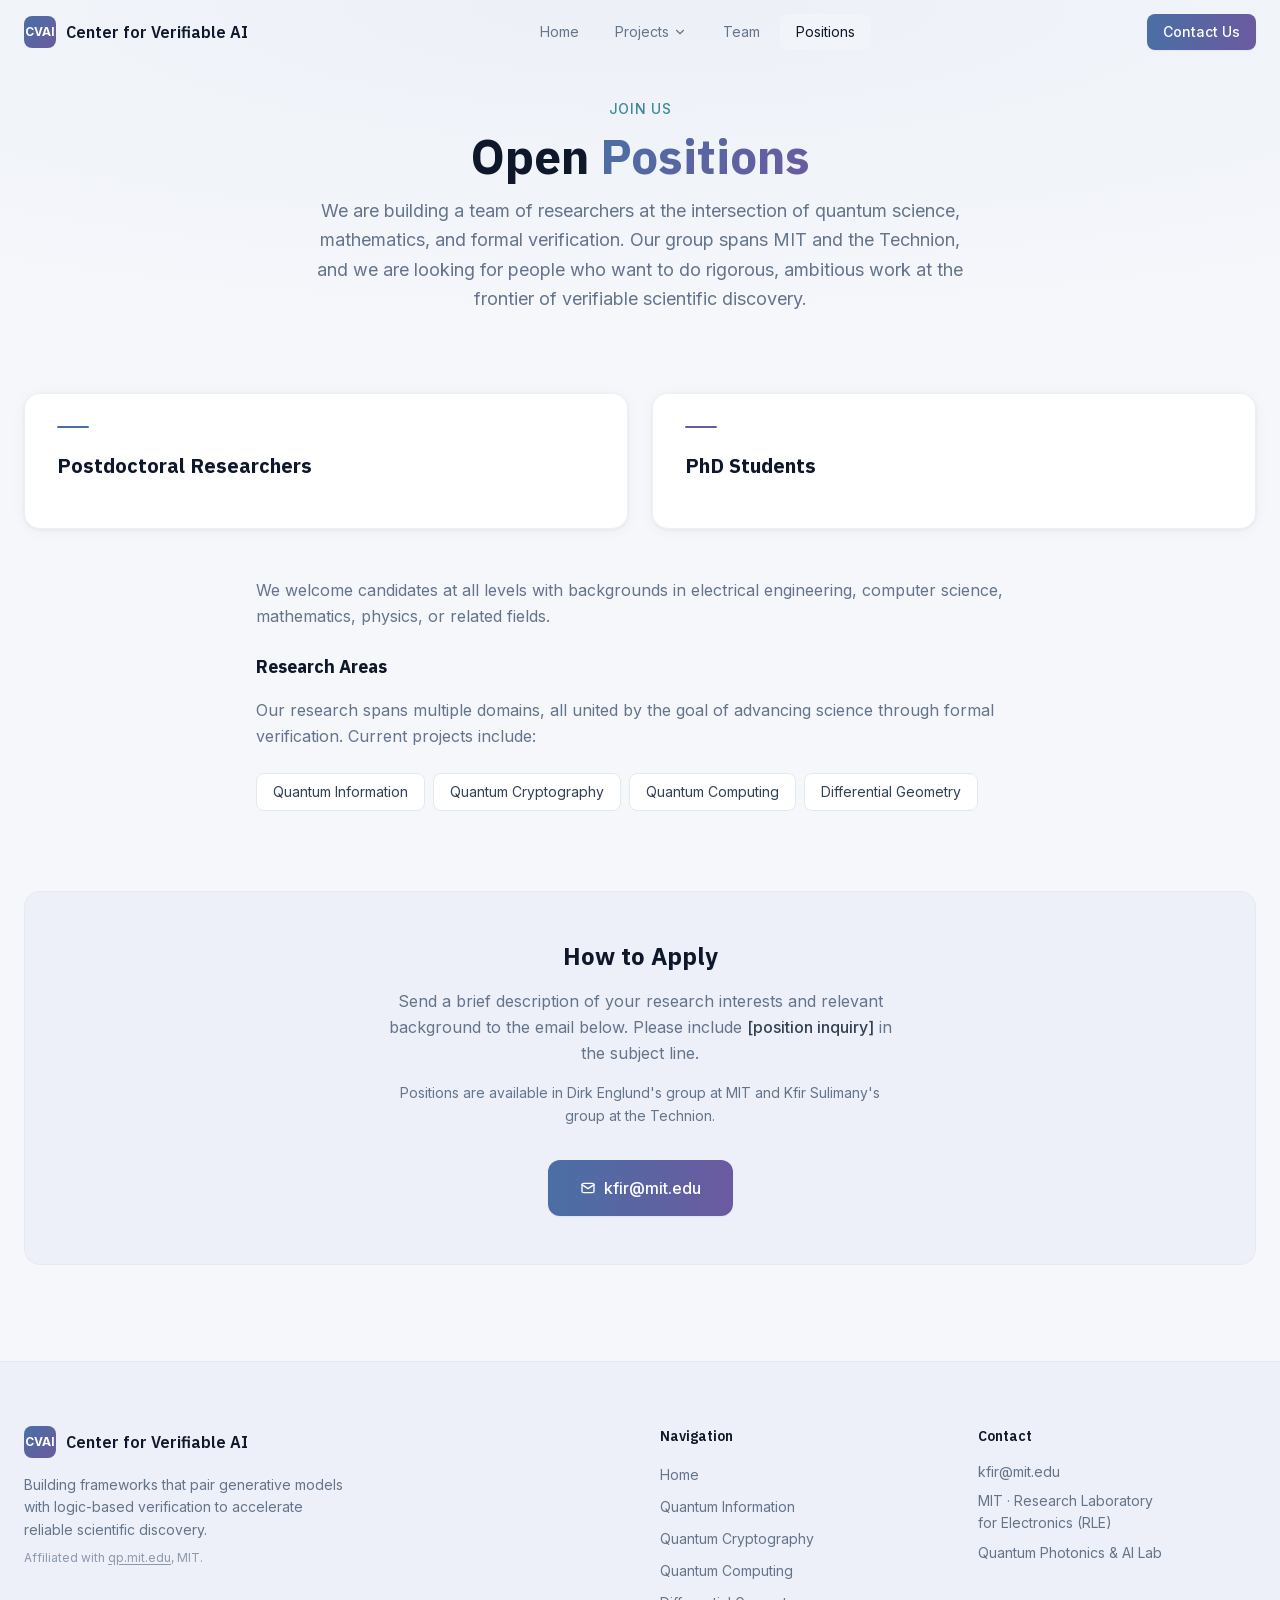
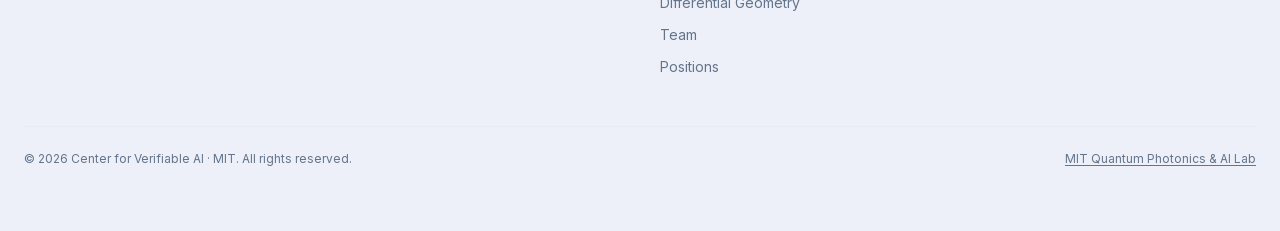
<file: positions.html>
<!DOCTYPE html><!--ONd43j2Fk6WRL2qlQ1e4l--><html lang="en" class="inter_c15e96cb-module__0bjUvq__variable ibm_plex_sans_9fa80815-module__wA9lkq__variable"><head><meta charSet="utf-8"/><meta name="viewport" content="width=device-width, initial-scale=1"/><link rel="preload" href="/_next/static/media/03fc1b4a8d284b5e-s.p.af4fcd24.woff2" as="font" crossorigin="" type="font/woff2"/><link rel="preload" href="/_next/static/media/83afe278b6a6bb3c-s.p.3a6ba036.woff2" as="font" crossorigin="" type="font/woff2"/><link rel="stylesheet" href="/_next/static/chunks/513d6c7214de142a.css" data-precedence="next"/><link rel="preload" as="script" fetchPriority="low" href="/_next/static/chunks/99e96dbc88eb486a.js"/><script src="/_next/static/chunks/82abf2d65f5428ae.js" async=""></script><script src="/_next/static/chunks/0381c808fbaec563.js" async=""></script><script src="/_next/static/chunks/aee6c7720838f8a2.js" async=""></script><script src="/_next/static/chunks/turbopack-7b032204762fa159.js" async=""></script><script src="/_next/static/chunks/ffc22a34a7ca10f9.js" async=""></script><script src="/_next/static/chunks/ca027b237218cb74.js" async=""></script><script src="/_next/static/chunks/ff1a16fafef87110.js" async=""></script><script src="/_next/static/chunks/d2be314c3ece3fbe.js" async=""></script><script src="/_next/static/chunks/df2a1e7042d24200.js" async=""></script><meta name="next-size-adjust" content=""/><title>Center for Verifiable AI (CVAI)</title><meta name="description" content="Building frameworks that combine generative models with logic-based verification for machine-checkable scientific discovery."/><meta name="keywords" content="automated theorem proving,formal verification,AI,machine learning"/><link rel="icon" href="/favicon.ico?favicon.44c5cd37.ico" sizes="32x32" type="image/x-icon"/><link rel="icon" href="/icon.png?icon.3be07865.png" sizes="512x512" type="image/png"/><link rel="apple-touch-icon" href="/apple-icon.png?apple-icon.ebbc633b.png" sizes="180x180" type="image/png"/><script src="/_next/static/chunks/a6dad97d9634a72d.js" noModule=""></script></head><body class="bg-background text-foreground antialiased font-sans"><div hidden=""><!--$--><!--/$--></div><div class="fixed inset-0 -z-10 pointer-events-none"><div class="absolute inset-0 bg-[#f5f7fb]"></div><div class="absolute top-0 inset-x-0 h-[60vh]" style="background:radial-gradient(ellipse 100% 60% at 50% 0%, rgba(74,111,165,0.05) 0%, transparent 100%)"></div></div><header class="fixed top-0 left-0 right-0 z-50 transition-all duration-300" style="background:rgba(245,247,251,0);backdrop-filter:none;-webkit-backdrop-filter:none;border-bottom:1px solid transparent;box-shadow:none"><div class="max-w-7xl mx-auto px-6 h-16 flex items-center justify-between"><a class="flex items-center gap-2.5 group" href="/"><div class="w-8 h-8 rounded-lg bg-gradient-to-br from-[#4a6fa5] to-[#6b5a9f] flex items-center justify-center text-white font-bold text-xs transition-all duration-300">CVAI</div><span class="font-heading font-semibold text-slate-900 hidden sm:block">Center for Verifiable AI</span></a><nav class="hidden md:flex items-center gap-1"><a class="px-4 py-2 rounded-lg text-sm transition-all duration-200 text-foreground-muted hover:text-slate-900 hover:bg-slate-100/70" href="/">Home</a><div class="relative"><button class="flex items-center gap-1 px-4 py-2 rounded-lg text-sm text-foreground-muted hover:text-slate-900 hover:bg-slate-100/70 transition-all duration-200">Projects<svg xmlns="http://www.w3.org/2000/svg" width="14" height="14" viewBox="0 0 24 24" fill="none" stroke="currentColor" stroke-width="2" stroke-linecap="round" stroke-linejoin="round" class="tabler-icon tabler-icon-chevron-down transition-transform duration-200 "><path d="M6 9l6 6l6 -6"></path></svg></button></div><a class="px-4 py-2 rounded-lg text-sm transition-all duration-200 text-foreground-muted hover:text-slate-900 hover:bg-slate-100/70" href="/team">Team</a><a class="px-4 py-2 rounded-lg text-sm transition-all duration-200 text-slate-900 bg-slate-100" href="/positions">Positions</a></nav><div class="hidden md:flex items-center gap-3"><a class="px-4 py-2 text-sm rounded-lg bg-gradient-to-r from-[#4a6fa5] to-[#6b5a9f] text-white font-medium hover:brightness-110 transition-all duration-300 shadow-sm" href="mailto:kfir@mit.edu">Contact Us</a></div><button class="md:hidden p-2 text-foreground-muted hover:text-slate-900 transition-colors" aria-label="Toggle menu"><svg xmlns="http://www.w3.org/2000/svg" width="20" height="20" viewBox="0 0 24 24" fill="none" stroke="currentColor" stroke-width="2" stroke-linecap="round" stroke-linejoin="round" class="tabler-icon tabler-icon-menu-2 "><path d="M4 6l16 0"></path><path d="M4 12l16 0"></path><path d="M4 18l16 0"></path></svg></button></div></header><main class="min-h-screen"><div class="min-h-screen pt-24 pb-24"><div class="max-w-7xl mx-auto px-6"><div class="text-center mb-20"><span class="text-sm text-accent-teal font-medium tracking-wider uppercase" style="opacity:0;transform:translateY(20px)">Join Us</span><h1 class="font-heading text-4xl sm:text-5xl font-bold text-slate-900 mt-3 mb-4" style="opacity:0;transform:translateY(30px)">Open <span class="gradient-text ">Positions</span></h1><p class="text-foreground-muted max-w-2xl mx-auto text-lg leading-relaxed" style="opacity:0;transform:translateY(30px)">We are building a team of researchers at the intersection of quantum science, mathematics, and formal verification. Our group spans MIT and the Technion, and we are looking for people who want to do rigorous, ambitious work at the frontier of verifiable scientific discovery.</p></div><div class="grid grid-cols-1 md:grid-cols-2 gap-6 mb-12" style="opacity:0"><div class="bg-white rounded-2xl border border-slate-200/60 shadow-card p-8 flex flex-col" style="opacity:0;transform:translateY(20px) scale(0.95)"><div class="w-8 h-0.5 rounded-full mb-6" style="background:#4a6fa5"></div><h2 class="font-heading text-xl font-bold text-slate-900 mb-4">Postdoctoral Researchers</h2></div><div class="bg-white rounded-2xl border border-slate-200/60 shadow-card p-8 flex flex-col" style="opacity:0;transform:translateY(20px) scale(0.95)"><div class="w-8 h-0.5 rounded-full mb-6" style="background:#6b5a9f"></div><h2 class="font-heading text-xl font-bold text-slate-900 mb-4">PhD Students</h2></div></div><div class="mb-20" style="opacity:0;transform:translateY(40px)"><div class="max-w-3xl mx-auto"><p class="text-foreground-muted text-base leading-relaxed mb-6">We welcome candidates at all levels with backgrounds in electrical engineering, computer science, mathematics, physics, or related fields.</p><h3 class="font-heading text-lg font-bold text-slate-900 mb-4">Research Areas</h3><p class="text-foreground-muted text-base leading-relaxed mb-6">Our research spans multiple domains, all united by the goal of advancing science through formal verification. Current projects include:</p><div class="flex flex-wrap gap-2"><a class="px-4 py-2 rounded-lg text-sm bg-white border border-slate-200 text-slate-700 hover:text-slate-900 hover:border-slate-300 transition-all duration-200" href="/projects/quantum-information">Quantum Information</a><a class="px-4 py-2 rounded-lg text-sm bg-white border border-slate-200 text-slate-700 hover:text-slate-900 hover:border-slate-300 transition-all duration-200" href="/projects/quantum-cryptography">Quantum Cryptography</a><a class="px-4 py-2 rounded-lg text-sm bg-white border border-slate-200 text-slate-700 hover:text-slate-900 hover:border-slate-300 transition-all duration-200" href="/projects/quantum-computing">Quantum Computing</a><a class="px-4 py-2 rounded-lg text-sm bg-white border border-slate-200 text-slate-700 hover:text-slate-900 hover:border-slate-300 transition-all duration-200" href="/projects/differential-geometry">Differential Geometry</a></div></div></div><div style="opacity:0;transform:translateY(40px)"><div class="bg-[#edf0f8] rounded-2xl border border-slate-200/60 p-8 md:p-12 text-center"><h2 class="font-heading text-2xl font-bold text-slate-900 mb-4">How to Apply</h2><p class="text-foreground-muted max-w-lg mx-auto mb-4 leading-relaxed">Send a brief description of your research interests and relevant background to the email below. Please include<!-- --> <span class="font-medium text-slate-700">[position inquiry]</span> <!-- -->in the subject line.</p><p class="text-foreground-muted max-w-lg mx-auto mb-8 leading-relaxed text-sm">Positions are available in Dirk Englund&#x27;s group at MIT and Kfir Sulimany&#x27;s group at the Technion.</p><a href="mailto:kfir@mit.edu?subject=[position inquiry]" class="inline-flex items-center gap-2 px-8 py-4 rounded-xl bg-gradient-to-r from-[#4a6fa5] to-[#6b5a9f] text-white font-medium hover:brightness-110 transition-all duration-300 shadow-sm"><svg xmlns="http://www.w3.org/2000/svg" width="16" height="16" viewBox="0 0 24 24" fill="none" stroke="currentColor" stroke-width="2" stroke-linecap="round" stroke-linejoin="round" class="tabler-icon tabler-icon-mail "><path d="M3 7a2 2 0 0 1 2 -2h14a2 2 0 0 1 2 2v10a2 2 0 0 1 -2 2h-14a2 2 0 0 1 -2 -2v-10"></path><path d="M3 7l9 6l9 -6"></path></svg>kfir@mit.edu</a></div></div></div></div><!--$--><!--/$--></main><footer class="bg-[#edf0f8] border-t border-slate-200/60"><div class="max-w-7xl mx-auto px-6 py-16"><div class="grid grid-cols-1 md:grid-cols-4 gap-10"><div class="md:col-span-2"><div class="flex items-center gap-2.5 mb-4"><div class="w-8 h-8 rounded-lg bg-gradient-to-br from-[#4a6fa5] to-[#6b5a9f] flex items-center justify-center text-white font-bold text-xs">CVAI</div><span class="font-heading font-semibold text-slate-900">Center for Verifiable AI</span></div><p class="text-foreground-muted text-sm leading-relaxed max-w-xs mb-2">Building frameworks that pair generative models with logic-based verification to accelerate reliable scientific discovery.</p><p class="text-foreground-muted/70 text-xs mb-6">Affiliated with<!-- --> <a href="https://qp.mit.edu" target="_blank" rel="noopener noreferrer" class="hover:text-foreground-muted transition-colors underline underline-offset-2">qp.mit.edu</a>, MIT.</p></div><div><h3 class="text-slate-900 font-heading font-semibold text-sm mb-4">Navigation</h3><ul class="space-y-2"><li><a class="text-foreground-muted text-sm hover:text-slate-900 transition-colors duration-200" href="/">Home</a></li><li><a class="text-foreground-muted text-sm hover:text-slate-900 transition-colors duration-200" href="/projects/quantum-information">Quantum Information</a></li><li><a class="text-foreground-muted text-sm hover:text-slate-900 transition-colors duration-200" href="/projects/quantum-cryptography">Quantum Cryptography</a></li><li><a class="text-foreground-muted text-sm hover:text-slate-900 transition-colors duration-200" href="/projects/quantum-computing">Quantum Computing</a></li><li><a class="text-foreground-muted text-sm hover:text-slate-900 transition-colors duration-200" href="/projects/differential-geometry">Differential Geometry</a></li><li><a class="text-foreground-muted text-sm hover:text-slate-900 transition-colors duration-200" href="/team">Team</a></li><li><a class="text-foreground-muted text-sm hover:text-slate-900 transition-colors duration-200" href="/positions">Positions</a></li></ul></div><div><h3 class="text-slate-900 font-heading font-semibold text-sm mb-4">Contact</h3><ul class="space-y-2 text-sm text-foreground-muted"><li><a href="mailto:kfir@mit.edu" class="hover:text-slate-900 transition-colors duration-200">kfir@mit.edu</a></li><li class="leading-relaxed">MIT · Research Laboratory<br/>for Electronics (RLE)</li><li class="mt-3"><a href="https://qp.mit.edu" target="_blank" rel="noopener noreferrer" class="hover:text-slate-900 transition-colors duration-200">Quantum Photonics &amp; AI Lab</a></li></ul></div></div><div class="mt-12 pt-6 border-t border-slate-200/60 flex flex-col sm:flex-row items-center justify-between gap-3 text-xs text-foreground-muted"><span>© <!-- -->2026<!-- --> <!-- -->Center for Verifiable AI<!-- --> · MIT. All rights reserved.</span><a href="https://qp.mit.edu" target="_blank" rel="noopener noreferrer" class="hover:text-slate-900 transition-colors duration-200 underline underline-offset-2">MIT <!-- -->Quantum Photonics &amp; AI Lab</a></div></div></footer><script src="/_next/static/chunks/99e96dbc88eb486a.js" id="_R_" async=""></script><script>(self.__next_f=self.__next_f||[]).push([0])</script><script>self.__next_f.push([1,"1:\"$Sreact.fragment\"\n2:I[3265,[\"/_next/static/chunks/ffc22a34a7ca10f9.js\",\"/_next/static/chunks/ca027b237218cb74.js\"],\"default\"]\n3:I[39756,[\"/_next/static/chunks/ff1a16fafef87110.js\",\"/_next/static/chunks/d2be314c3ece3fbe.js\"],\"default\"]\n4:I[37457,[\"/_next/static/chunks/ff1a16fafef87110.js\",\"/_next/static/chunks/d2be314c3ece3fbe.js\"],\"default\"]\n5:I[22016,[\"/_next/static/chunks/ffc22a34a7ca10f9.js\",\"/_next/static/chunks/ca027b237218cb74.js\"],\"\"]\n10:I[68027,[],\"default\"]\n:HL[\"/_next/static/chunks/513d6c7214de142a.css\",\"style\"]\n:HL[\"/_next/static/media/03fc1b4a8d284b5e-s.p.af4fcd24.woff2\",\"font\",{\"crossOrigin\":\"\",\"type\":\"font/woff2\"}]\n:HL[\"/_next/static/media/83afe278b6a6bb3c-s.p.3a6ba036.woff2\",\"font\",{\"crossOrigin\":\"\",\"type\":\"font/woff2\"}]\n"])</script><script>self.__next_f.push([1,"0:{\"P\":null,\"b\":\"ONd43j2Fk6WRL2qlQ1e4l\",\"c\":[\"\",\"positions\"],\"q\":\"\",\"i\":false,\"f\":[[[\"\",{\"children\":[\"positions\",{\"children\":[\"__PAGE__\",{}]}]},\"$undefined\",\"$undefined\",true],[[\"$\",\"$1\",\"c\",{\"children\":[[[\"$\",\"link\",\"0\",{\"rel\":\"stylesheet\",\"href\":\"/_next/static/chunks/513d6c7214de142a.css\",\"precedence\":\"next\",\"crossOrigin\":\"$undefined\",\"nonce\":\"$undefined\"}],[\"$\",\"script\",\"script-0\",{\"src\":\"/_next/static/chunks/ffc22a34a7ca10f9.js\",\"async\":true,\"nonce\":\"$undefined\"}],[\"$\",\"script\",\"script-1\",{\"src\":\"/_next/static/chunks/ca027b237218cb74.js\",\"async\":true,\"nonce\":\"$undefined\"}]],[\"$\",\"html\",null,{\"lang\":\"en\",\"className\":\"inter_c15e96cb-module__0bjUvq__variable ibm_plex_sans_9fa80815-module__wA9lkq__variable\",\"children\":[\"$\",\"body\",null,{\"className\":\"bg-background text-foreground antialiased font-sans\",\"children\":[[\"$\",\"div\",null,{\"className\":\"fixed inset-0 -z-10 pointer-events-none\",\"children\":[[\"$\",\"div\",null,{\"className\":\"absolute inset-0 bg-[#f5f7fb]\"}],[\"$\",\"div\",null,{\"className\":\"absolute top-0 inset-x-0 h-[60vh]\",\"style\":{\"background\":\"radial-gradient(ellipse 100% 60% at 50% 0%, rgba(74,111,165,0.05) 0%, transparent 100%)\"}}]]}],[\"$\",\"$L2\",null,{}],[\"$\",\"main\",null,{\"className\":\"min-h-screen\",\"children\":[\"$\",\"$L3\",null,{\"parallelRouterKey\":\"children\",\"error\":\"$undefined\",\"errorStyles\":\"$undefined\",\"errorScripts\":\"$undefined\",\"template\":[\"$\",\"$L4\",null,{}],\"templateStyles\":\"$undefined\",\"templateScripts\":\"$undefined\",\"notFound\":[[[\"$\",\"title\",null,{\"children\":\"404: This page could not be found.\"}],[\"$\",\"div\",null,{\"style\":{\"fontFamily\":\"system-ui,\\\"Segoe UI\\\",Roboto,Helvetica,Arial,sans-serif,\\\"Apple Color Emoji\\\",\\\"Segoe UI Emoji\\\"\",\"height\":\"100vh\",\"textAlign\":\"center\",\"display\":\"flex\",\"flexDirection\":\"column\",\"alignItems\":\"center\",\"justifyContent\":\"center\"},\"children\":[\"$\",\"div\",null,{\"children\":[[\"$\",\"style\",null,{\"dangerouslySetInnerHTML\":{\"__html\":\"body{color:#000;background:#fff;margin:0}.next-error-h1{border-right:1px solid rgba(0,0,0,.3)}@media (prefers-color-scheme:dark){body{color:#fff;background:#000}.next-error-h1{border-right:1px solid rgba(255,255,255,.3)}}\"}}],[\"$\",\"h1\",null,{\"className\":\"next-error-h1\",\"style\":{\"display\":\"inline-block\",\"margin\":\"0 20px 0 0\",\"padding\":\"0 23px 0 0\",\"fontSize\":24,\"fontWeight\":500,\"verticalAlign\":\"top\",\"lineHeight\":\"49px\"},\"children\":404}],[\"$\",\"div\",null,{\"style\":{\"display\":\"inline-block\"},\"children\":[\"$\",\"h2\",null,{\"style\":{\"fontSize\":14,\"fontWeight\":400,\"lineHeight\":\"49px\",\"margin\":0},\"children\":\"This page could not be found.\"}]}]]}]}]],[]],\"forbidden\":\"$undefined\",\"unauthorized\":\"$undefined\"}]}],[\"$\",\"footer\",null,{\"className\":\"bg-[#edf0f8] border-t border-slate-200/60\",\"children\":[\"$\",\"div\",null,{\"className\":\"max-w-7xl mx-auto px-6 py-16\",\"children\":[[\"$\",\"div\",null,{\"className\":\"grid grid-cols-1 md:grid-cols-4 gap-10\",\"children\":[[\"$\",\"div\",null,{\"className\":\"md:col-span-2\",\"children\":[[\"$\",\"div\",null,{\"className\":\"flex items-center gap-2.5 mb-4\",\"children\":[[\"$\",\"div\",null,{\"className\":\"w-8 h-8 rounded-lg bg-gradient-to-br from-[#4a6fa5] to-[#6b5a9f] flex items-center justify-center text-white font-bold text-xs\",\"children\":\"CVAI\"}],[\"$\",\"span\",null,{\"className\":\"font-heading font-semibold text-slate-900\",\"children\":\"Center for Verifiable AI\"}]]}],[\"$\",\"p\",null,{\"className\":\"text-foreground-muted text-sm leading-relaxed max-w-xs mb-2\",\"children\":\"Building frameworks that pair generative models with logic-based verification to accelerate reliable scientific discovery.\"}],[\"$\",\"p\",null,{\"className\":\"text-foreground-muted/70 text-xs mb-6\",\"children\":[\"Affiliated with\",\" \",[\"$\",\"a\",null,{\"href\":\"https://qp.mit.edu\",\"target\":\"_blank\",\"rel\":\"noopener noreferrer\",\"className\":\"hover:text-foreground-muted transition-colors underline underline-offset-2\",\"children\":\"qp.mit.edu\"}],\", MIT.\"]}]]}],[\"$\",\"div\",null,{\"children\":[[\"$\",\"h3\",null,{\"className\":\"text-slate-900 font-heading font-semibold text-sm mb-4\",\"children\":\"Navigation\"}],[\"$\",\"ul\",null,{\"className\":\"space-y-2\",\"children\":[[\"$\",\"li\",\"/\",{\"children\":[\"$\",\"$L5\",null,{\"href\":\"/\",\"className\":\"text-foreground-muted text-sm hover:text-slate-900 transition-colors duration-200\",\"children\":\"Home\"}]}],[\"$\",\"li\",\"/projects/quantum-information\",{\"children\":[\"$\",\"$L5\",null,{\"href\":\"/projects/quantum-information\",\"className\":\"text-foreground-muted text-sm hover:text-slate-900 transition-colors duration-200\",\"children\":\"Quantum Information\"}]}],\"$L6\",\"$L7\",\"$L8\",\"$L9\",\"$La\"]}]]}],\"$Lb\"]}],\"$Lc\"]}]}]]}]}]]}],{\"children\":[\"$Ld\",{\"children\":[\"$Le\",{},null,false,false]},null,false,false]},null,false,false],\"$Lf\",false]],\"m\":\"$undefined\",\"G\":[\"$10\",[]],\"S\":true}\n"])</script><script>self.__next_f.push([1,"11:I[47257,[\"/_next/static/chunks/ff1a16fafef87110.js\",\"/_next/static/chunks/d2be314c3ece3fbe.js\"],\"ClientPageRoot\"]\n12:I[50502,[\"/_next/static/chunks/ffc22a34a7ca10f9.js\",\"/_next/static/chunks/ca027b237218cb74.js\",\"/_next/static/chunks/df2a1e7042d24200.js\"],\"default\"]\n15:I[97367,[\"/_next/static/chunks/ff1a16fafef87110.js\",\"/_next/static/chunks/d2be314c3ece3fbe.js\"],\"OutletBoundary\"]\n16:\"$Sreact.suspense\"\n18:I[97367,[\"/_next/static/chunks/ff1a16fafef87110.js\",\"/_next/static/chunks/d2be314c3ece3fbe.js\"],\"ViewportBoundary\"]\n1a:I[97367,[\"/_next/static/chunks/ff1a16fafef87110.js\",\"/_next/static/chunks/d2be314c3ece3fbe.js\"],\"MetadataBoundary\"]\n6:[\"$\",\"li\",\"/projects/quantum-cryptography\",{\"children\":[\"$\",\"$L5\",null,{\"href\":\"/projects/quantum-cryptography\",\"className\":\"text-foreground-muted text-sm hover:text-slate-900 transition-colors duration-200\",\"children\":\"Quantum Cryptography\"}]}]\n7:[\"$\",\"li\",\"/projects/quantum-computing\",{\"children\":[\"$\",\"$L5\",null,{\"href\":\"/projects/quantum-computing\",\"className\":\"text-foreground-muted text-sm hover:text-slate-900 transition-colors duration-200\",\"children\":\"Quantum Computing\"}]}]\n8:[\"$\",\"li\",\"/projects/differential-geometry\",{\"children\":[\"$\",\"$L5\",null,{\"href\":\"/projects/differential-geometry\",\"className\":\"text-foreground-muted text-sm hover:text-slate-900 transition-colors duration-200\",\"children\":\"Differential Geometry\"}]}]\n9:[\"$\",\"li\",\"/team\",{\"children\":[\"$\",\"$L5\",null,{\"href\":\"/team\",\"className\":\"text-foreground-muted text-sm hover:text-slate-900 transition-colors duration-200\",\"children\":\"Team\"}]}]\na:[\"$\",\"li\",\"/positions\",{\"children\":[\"$\",\"$L5\",null,{\"href\":\"/positions\",\"className\":\"text-foreground-muted text-sm hover:text-slate-900 transition-colors duration-200\",\"children\":\"Positions\"}]}]\nb:[\"$\",\"div\",null,{\"children\":[[\"$\",\"h3\",null,{\"className\":\"text-slate-900 font-heading font-semibold text-sm mb-4\",\"children\":\"Contact\"}],[\"$\",\"ul\",null,{\"className\":\"space-y-2 text-sm text-foreground-muted\",\"children\":[[\"$\",\"li\",null,{\"children\":[\"$\",\"a\",null,{\"href\":\"mailto:kfir@mit.edu\",\"className\":\"hover:text-slate-900 transition-colors duration-200\",\"children\":\"kfir@mit.edu\"}]}],[\"$\",\"li\",null,{\"className\":\"leading-relaxed\",\"children\":[\"MIT · Research Laboratory\",[\"$\",\"br\",null,{}],\"for Electronics (RLE)\"]}],[\"$\",\"li\",null,{\"className\":\"mt-3\",\"children\":[\"$\",\"a\",null,{\"href\":\"https://qp.mit.edu\",\"target\":\"_blank\",\"rel\":\"noopener noreferrer\",\"className\":\"hover:text-slate-900 transition-colors duration-200\",\"children\":\"Quantum Photonics \u0026 AI Lab\"}]}]]}]]}]\nc:[\"$\",\"div\",null,{\"className\":\"mt-12 pt-6 border-t border-slate-200/60 flex flex-col sm:flex-row items-center justify-between gap-3 text-xs text-foreground-muted\",\"children\":[[\"$\",\"span\",null,{\"children\":[\"© \",2026,\" \",\"Center for Verifiable AI\",\" · MIT. All rights reserved.\"]}],[\"$\",\"a\",null,{\"href\":\"https://qp.mit.edu\",\"target\":\"_blank\",\"rel\":\"noopener noreferrer\",\"className\":\"hover:text-slate-900 transition-colors duration-200 underline underline-offset-2\",\"children\":[\"MIT \",\"Quantum Photonics \u0026 AI Lab\"]}]]}]\nd:[\"$\",\"$1\",\"c\",{\"children\":[null,[\"$\",\"$L3\",null,{\"parallelRouterKey\":\"children\",\"error\":\"$undefined\",\"errorStyles\":\"$undefined\",\"errorScripts\":\"$undefined\",\"template\":[\"$\",\"$L4\",null,{}],\"templateStyles\":\"$undefined\",\"templateScripts\":\"$undefined\",\"notFound\":\"$undefined\",\"forbidden\":\"$undefined\",\"unauthorized\":\"$undefined\"}]]}]\ne:[\"$\",\"$1\",\"c\",{\"children\":[[\"$\",\"$L11\",null,{\"Component\":\"$12\",\"serverProvidedParams\":{\"searchParams\":{},\"params\":{},\"promises\":[\"$@13\",\"$@14\"]}}],[[\"$\",\"script\",\"script-0\",{\"src\":\"/_next/static/chunks/df2a1e7042d24200.js\",\"async\":true,\"nonce\":\"$undefined\"}]],[\"$\",\"$L15\",null,{\"children\":[\"$\",\"$16\",null,{\"name\":\"Next.MetadataOutlet\",\"children\":\"$@17\"}]}]]}]\nf:[\"$\",\"$1\",\"h\",{\"children\":[null,[\"$\",\"$L18\",null,{\"children\":\"$L19\"}],[\"$\",\"div\",null,{\"hidden\":true,\"children\":[\"$\",\"$L1a\",null,{\"children\":[\"$\",\"$16\",null,{\"name\":\"Next.Metadata\",\"children\":\"$L1b\"}]}]}],[\"$\",\"meta\",null,{\"name\":\"next-size-adjust\",\"content\":\"\"}]]}]\n"])</script><script>self.__next_f.push([1,"13:{}\n14:\"$e:props:children:0:props:serverProvidedParams:params\"\n"])</script><script>self.__next_f.push([1,"19:[[\"$\",\"meta\",\"0\",{\"charSet\":\"utf-8\"}],[\"$\",\"meta\",\"1\",{\"name\":\"viewport\",\"content\":\"width=device-width, initial-scale=1\"}]]\n"])</script><script>self.__next_f.push([1,"1c:I[27201,[\"/_next/static/chunks/ff1a16fafef87110.js\",\"/_next/static/chunks/d2be314c3ece3fbe.js\"],\"IconMark\"]\n17:null\n1b:[[\"$\",\"title\",\"0\",{\"children\":\"Center for Verifiable AI (CVAI)\"}],[\"$\",\"meta\",\"1\",{\"name\":\"description\",\"content\":\"Building frameworks that combine generative models with logic-based verification for machine-checkable scientific discovery.\"}],[\"$\",\"meta\",\"2\",{\"name\":\"keywords\",\"content\":\"automated theorem proving,formal verification,AI,machine learning\"}],[\"$\",\"link\",\"3\",{\"rel\":\"icon\",\"href\":\"/favicon.ico?favicon.44c5cd37.ico\",\"sizes\":\"32x32\",\"type\":\"image/x-icon\"}],[\"$\",\"link\",\"4\",{\"rel\":\"icon\",\"href\":\"/icon.png?icon.3be07865.png\",\"sizes\":\"512x512\",\"type\":\"image/png\"}],[\"$\",\"link\",\"5\",{\"rel\":\"apple-touch-icon\",\"href\":\"/apple-icon.png?apple-icon.ebbc633b.png\",\"sizes\":\"180x180\",\"type\":\"image/png\"}],[\"$\",\"$L1c\",\"6\",{}]]\n"])</script></body></html>
</file>
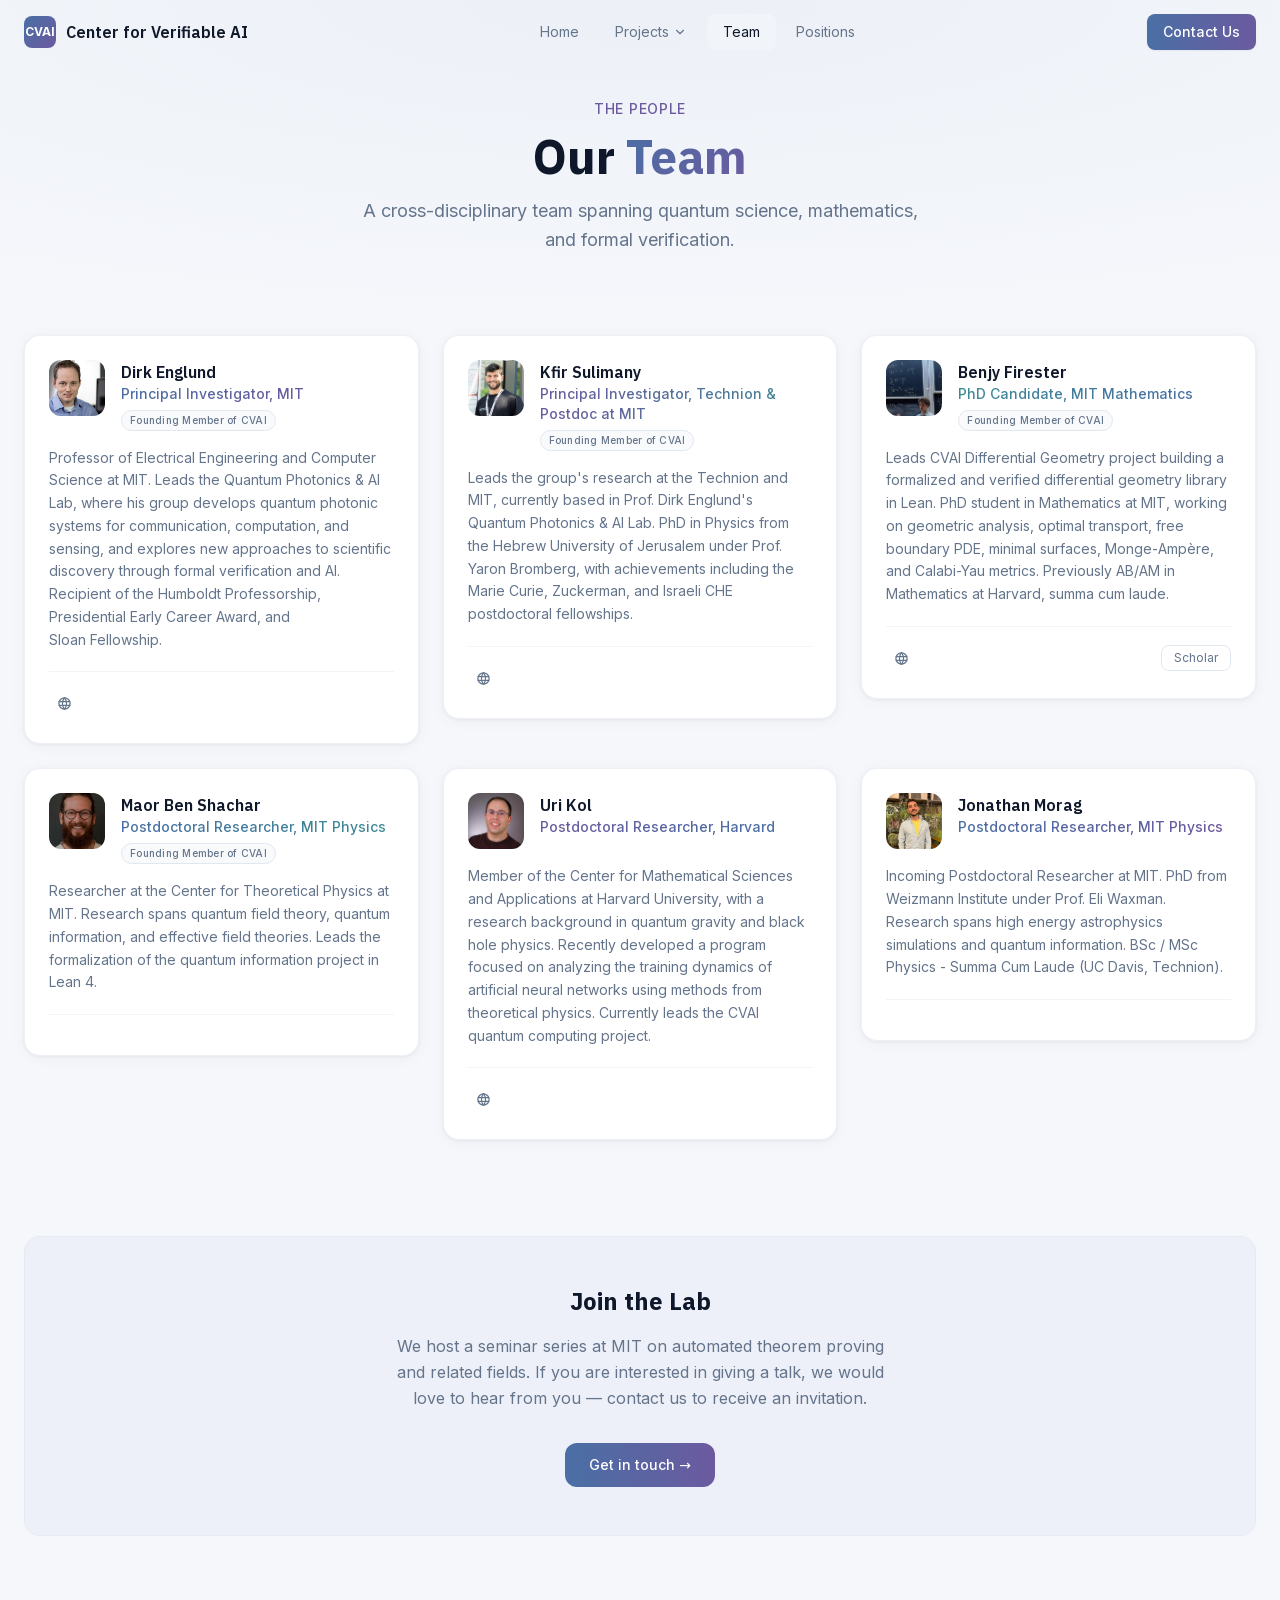
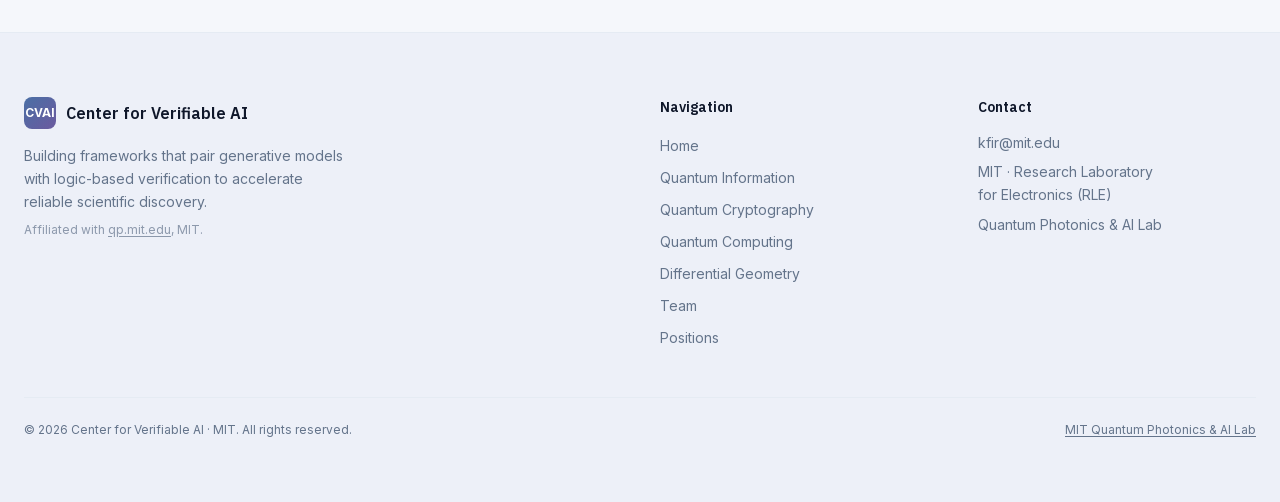
<file: team.html>
<!DOCTYPE html><!--ONd43j2Fk6WRL2qlQ1e4l--><html lang="en" class="inter_c15e96cb-module__0bjUvq__variable ibm_plex_sans_9fa80815-module__wA9lkq__variable"><head><meta charSet="utf-8"/><meta name="viewport" content="width=device-width, initial-scale=1"/><link rel="preload" href="/_next/static/media/03fc1b4a8d284b5e-s.p.af4fcd24.woff2" as="font" crossorigin="" type="font/woff2"/><link rel="preload" href="/_next/static/media/83afe278b6a6bb3c-s.p.3a6ba036.woff2" as="font" crossorigin="" type="font/woff2"/><link rel="stylesheet" href="/_next/static/chunks/513d6c7214de142a.css" data-precedence="next"/><link rel="preload" as="script" fetchPriority="low" href="/_next/static/chunks/99e96dbc88eb486a.js"/><script src="/_next/static/chunks/82abf2d65f5428ae.js" async=""></script><script src="/_next/static/chunks/0381c808fbaec563.js" async=""></script><script src="/_next/static/chunks/aee6c7720838f8a2.js" async=""></script><script src="/_next/static/chunks/turbopack-7b032204762fa159.js" async=""></script><script src="/_next/static/chunks/ffc22a34a7ca10f9.js" async=""></script><script src="/_next/static/chunks/ca027b237218cb74.js" async=""></script><script src="/_next/static/chunks/ff1a16fafef87110.js" async=""></script><script src="/_next/static/chunks/d2be314c3ece3fbe.js" async=""></script><script src="/_next/static/chunks/684e39ca0b9550fb.js" async=""></script><meta name="next-size-adjust" content=""/><title>Center for Verifiable AI (CVAI)</title><meta name="description" content="Building frameworks that combine generative models with logic-based verification for machine-checkable scientific discovery."/><meta name="keywords" content="automated theorem proving,formal verification,AI,machine learning"/><link rel="icon" href="/favicon.ico?favicon.44c5cd37.ico" sizes="32x32" type="image/x-icon"/><link rel="icon" href="/icon.png?icon.3be07865.png" sizes="512x512" type="image/png"/><link rel="apple-touch-icon" href="/apple-icon.png?apple-icon.ebbc633b.png" sizes="180x180" type="image/png"/><script src="/_next/static/chunks/a6dad97d9634a72d.js" noModule=""></script></head><body class="bg-background text-foreground antialiased font-sans"><div hidden=""><!--$--><!--/$--></div><div class="fixed inset-0 -z-10 pointer-events-none"><div class="absolute inset-0 bg-[#f5f7fb]"></div><div class="absolute top-0 inset-x-0 h-[60vh]" style="background:radial-gradient(ellipse 100% 60% at 50% 0%, rgba(74,111,165,0.05) 0%, transparent 100%)"></div></div><header class="fixed top-0 left-0 right-0 z-50 transition-all duration-300" style="background:rgba(245,247,251,0);backdrop-filter:none;-webkit-backdrop-filter:none;border-bottom:1px solid transparent;box-shadow:none"><div class="max-w-7xl mx-auto px-6 h-16 flex items-center justify-between"><a class="flex items-center gap-2.5 group" href="/"><div class="w-8 h-8 rounded-lg bg-gradient-to-br from-[#4a6fa5] to-[#6b5a9f] flex items-center justify-center text-white font-bold text-xs transition-all duration-300">CVAI</div><span class="font-heading font-semibold text-slate-900 hidden sm:block">Center for Verifiable AI</span></a><nav class="hidden md:flex items-center gap-1"><a class="px-4 py-2 rounded-lg text-sm transition-all duration-200 text-foreground-muted hover:text-slate-900 hover:bg-slate-100/70" href="/">Home</a><div class="relative"><button class="flex items-center gap-1 px-4 py-2 rounded-lg text-sm text-foreground-muted hover:text-slate-900 hover:bg-slate-100/70 transition-all duration-200">Projects<svg xmlns="http://www.w3.org/2000/svg" width="14" height="14" viewBox="0 0 24 24" fill="none" stroke="currentColor" stroke-width="2" stroke-linecap="round" stroke-linejoin="round" class="tabler-icon tabler-icon-chevron-down transition-transform duration-200 "><path d="M6 9l6 6l6 -6"></path></svg></button></div><a class="px-4 py-2 rounded-lg text-sm transition-all duration-200 text-slate-900 bg-slate-100" href="/team">Team</a><a class="px-4 py-2 rounded-lg text-sm transition-all duration-200 text-foreground-muted hover:text-slate-900 hover:bg-slate-100/70" href="/positions">Positions</a></nav><div class="hidden md:flex items-center gap-3"><a class="px-4 py-2 text-sm rounded-lg bg-gradient-to-r from-[#4a6fa5] to-[#6b5a9f] text-white font-medium hover:brightness-110 transition-all duration-300 shadow-sm" href="mailto:kfir@mit.edu">Contact Us</a></div><button class="md:hidden p-2 text-foreground-muted hover:text-slate-900 transition-colors" aria-label="Toggle menu"><svg xmlns="http://www.w3.org/2000/svg" width="20" height="20" viewBox="0 0 24 24" fill="none" stroke="currentColor" stroke-width="2" stroke-linecap="round" stroke-linejoin="round" class="tabler-icon tabler-icon-menu-2 "><path d="M4 6l16 0"></path><path d="M4 12l16 0"></path><path d="M4 18l16 0"></path></svg></button></div></header><main class="min-h-screen"><div class="min-h-screen pt-24 pb-24"><div class="max-w-7xl mx-auto px-6"><div class="text-center mb-20"><span class="text-sm text-accent-plum font-medium tracking-wider uppercase" style="opacity:0;transform:translateY(20px)">The People</span><h1 class="font-heading text-4xl sm:text-5xl font-bold text-slate-900 mt-3 mb-4" style="opacity:0;transform:translateY(30px)">Our <span class="gradient-text ">Team</span></h1><p class="text-foreground-muted max-w-xl mx-auto text-lg leading-relaxed" style="opacity:0;transform:translateY(30px)">A cross-disciplinary team spanning quantum science, mathematics, and formal verification.</p></div><div class="grid grid-cols-1 sm:grid-cols-2 lg:grid-cols-3 gap-6" style="opacity:0"><div style="opacity:0;transform:translateY(20px) scale(0.95)"><div class="bg-white rounded-2xl border border-slate-200/60 shadow-card p-6 flex flex-col"><div class="flex items-start gap-4 mb-4"><img alt="Dirk Englund" loading="lazy" width="56" height="56" decoding="async" data-nimg="1" class="w-14 h-14 rounded-xl object-cover object-[center_15%] flex-shrink-0" style="color:transparent" src="/team/dirk-englund.png"/><div><h3 class="font-heading font-semibold text-slate-900 text-base">Dirk Englund</h3><p class="text-sm font-medium bg-gradient-to-r from-[#4a6fa5] to-[#6b5a9f] bg-clip-text text-transparent">Principal Investigator, MIT</p><span class="inline-block mt-1.5 px-2 py-0.5 rounded-full text-[10px] font-medium tracking-wide border border-slate-200 text-foreground-muted bg-slate-50">Founding Member of CVAI</span></div></div><p class="text-foreground-muted text-sm leading-relaxed flex-1">Professor of Electrical Engineering and Computer Science at MIT. Leads the Quantum Photonics &amp; AI Lab, where his group develops quantum photonic systems for communication, computation, and sensing, and explores new approaches to scientific discovery through formal verification and AI. Recipient of the Humboldt Professorship, Presidential Early Career Award, and Sloan Fellowship.</p><div class="flex items-center gap-1 mt-5 pt-4 border-t border-slate-100"><a href="https://qp.mit.edu" target="_blank" rel="noopener noreferrer" class="p-2 rounded-lg text-foreground-muted hover:text-slate-900 hover:bg-slate-100 transition-all duration-200" aria-label="Dirk Englund website"><svg xmlns="http://www.w3.org/2000/svg" width="15" height="15" viewBox="0 0 24 24" fill="none" stroke="currentColor" stroke-width="2" stroke-linecap="round" stroke-linejoin="round" class="tabler-icon tabler-icon-world "><path d="M3 12a9 9 0 1 0 18 0a9 9 0 0 0 -18 0"></path><path d="M3.6 9h16.8"></path><path d="M3.6 15h16.8"></path><path d="M11.5 3a17 17 0 0 0 0 18"></path><path d="M12.5 3a17 17 0 0 1 0 18"></path></svg></a></div></div></div><div style="opacity:0;transform:translateY(20px) scale(0.95)"><div class="bg-white rounded-2xl border border-slate-200/60 shadow-card p-6 flex flex-col"><div class="flex items-start gap-4 mb-4"><img alt="Kfir Sulimany" loading="lazy" width="56" height="56" decoding="async" data-nimg="1" class="w-14 h-14 rounded-xl object-cover object-[center_15%] flex-shrink-0" style="color:transparent" src="/team/kfir-sulimany.jpg"/><div><h3 class="font-heading font-semibold text-slate-900 text-base">Kfir Sulimany</h3><p class="text-sm font-medium bg-gradient-to-r from-[#6b5a9f] to-[#3d8a96] bg-clip-text text-transparent">Principal Investigator, Technion &amp; Postdoc at MIT</p><span class="inline-block mt-1.5 px-2 py-0.5 rounded-full text-[10px] font-medium tracking-wide border border-slate-200 text-foreground-muted bg-slate-50">Founding Member of CVAI</span></div></div><p class="text-foreground-muted text-sm leading-relaxed flex-1">Leads the group&#x27;s research at the Technion and MIT, currently based in Prof. Dirk Englund&#x27;s Quantum Photonics &amp; AI Lab. PhD in Physics from the Hebrew University of Jerusalem under Prof. Yaron Bromberg, with achievements including the Marie Curie, Zuckerman, and Israeli CHE postdoctoral fellowships.</p><div class="flex items-center gap-1 mt-5 pt-4 border-t border-slate-100"><a href="https://kfirsuli.github.io/" target="_blank" rel="noopener noreferrer" class="p-2 rounded-lg text-foreground-muted hover:text-slate-900 hover:bg-slate-100 transition-all duration-200" aria-label="Kfir Sulimany website"><svg xmlns="http://www.w3.org/2000/svg" width="15" height="15" viewBox="0 0 24 24" fill="none" stroke="currentColor" stroke-width="2" stroke-linecap="round" stroke-linejoin="round" class="tabler-icon tabler-icon-world "><path d="M3 12a9 9 0 1 0 18 0a9 9 0 0 0 -18 0"></path><path d="M3.6 9h16.8"></path><path d="M3.6 15h16.8"></path><path d="M11.5 3a17 17 0 0 0 0 18"></path><path d="M12.5 3a17 17 0 0 1 0 18"></path></svg></a></div></div></div><div style="opacity:0;transform:translateY(20px) scale(0.95)"><div class="bg-white rounded-2xl border border-slate-200/60 shadow-card p-6 flex flex-col"><div class="flex items-start gap-4 mb-4"><img alt="Benjy Firester" loading="lazy" width="56" height="56" decoding="async" data-nimg="1" class="w-14 h-14 rounded-xl object-cover object-[center_15%] flex-shrink-0" style="color:transparent" src="/team/benjy-firester.jpg"/><div><h3 class="font-heading font-semibold text-slate-900 text-base">Benjy Firester</h3><p class="text-sm font-medium bg-gradient-to-r from-[#3d8a96] to-[#4a6fa5] bg-clip-text text-transparent">PhD Candidate, MIT Mathematics</p><span class="inline-block mt-1.5 px-2 py-0.5 rounded-full text-[10px] font-medium tracking-wide border border-slate-200 text-foreground-muted bg-slate-50">Founding Member of CVAI</span></div></div><p class="text-foreground-muted text-sm leading-relaxed flex-1">Leads CVAI Differential Geometry project building a formalized and verified differential geometry library in Lean. PhD student in Mathematics at MIT, working on geometric analysis, optimal transport, free boundary PDE, minimal surfaces, Monge-Ampère, and Calabi-Yau metrics. Previously AB/AM in Mathematics at Harvard, summa cum laude.</p><div class="flex items-center gap-1 mt-5 pt-4 border-t border-slate-100"><a href="https://benjyjf.com" target="_blank" rel="noopener noreferrer" class="p-2 rounded-lg text-foreground-muted hover:text-slate-900 hover:bg-slate-100 transition-all duration-200" aria-label="Benjy Firester website"><svg xmlns="http://www.w3.org/2000/svg" width="15" height="15" viewBox="0 0 24 24" fill="none" stroke="currentColor" stroke-width="2" stroke-linecap="round" stroke-linejoin="round" class="tabler-icon tabler-icon-world "><path d="M3 12a9 9 0 1 0 18 0a9 9 0 0 0 -18 0"></path><path d="M3.6 9h16.8"></path><path d="M3.6 15h16.8"></path><path d="M11.5 3a17 17 0 0 0 0 18"></path><path d="M12.5 3a17 17 0 0 1 0 18"></path></svg></a><a href="https://scholar.google.com/citations?hl=en&amp;user=qKbndfgAAAAJ&amp;view_op=list_works&amp;sortby=pubdate" target="_blank" rel="noopener noreferrer" class="ml-auto px-3 py-1 rounded-lg text-xs border border-slate-200 text-foreground-muted hover:text-slate-900 hover:border-slate-300 transition-all duration-200">Scholar</a></div></div></div><div style="opacity:0;transform:translateY(20px) scale(0.95)"><div class="bg-white rounded-2xl border border-slate-200/60 shadow-card p-6 flex flex-col"><div class="flex items-start gap-4 mb-4"><img alt="Maor Ben Shachar" loading="lazy" width="56" height="56" decoding="async" data-nimg="1" class="w-14 h-14 rounded-xl object-cover object-[center_15%] flex-shrink-0" style="color:transparent" src="/team/maor-ben-shachar.jpg"/><div><h3 class="font-heading font-semibold text-slate-900 text-base">Maor Ben Shachar</h3><p class="text-sm font-medium bg-gradient-to-r from-[#4a6fa5] to-[#3d8a96] bg-clip-text text-transparent">Postdoctoral Researcher, MIT Physics</p><span class="inline-block mt-1.5 px-2 py-0.5 rounded-full text-[10px] font-medium tracking-wide border border-slate-200 text-foreground-muted bg-slate-50">Founding Member of CVAI</span></div></div><p class="text-foreground-muted text-sm leading-relaxed flex-1">Researcher at the Center for Theoretical Physics at MIT. Research spans quantum field theory, quantum information, and effective field theories. Leads the formalization of the quantum information project in Lean 4.</p><div class="flex items-center gap-1 mt-5 pt-4 border-t border-slate-100"></div></div></div><div style="opacity:0;transform:translateY(20px) scale(0.95)"><div class="bg-white rounded-2xl border border-slate-200/60 shadow-card p-6 flex flex-col"><div class="flex items-start gap-4 mb-4"><img alt="Uri Kol" loading="lazy" width="56" height="56" decoding="async" data-nimg="1" class="w-14 h-14 rounded-xl object-cover object-[center_15%] flex-shrink-0" style="color:transparent" src="/team/uri-kol.jpg"/><div><h3 class="font-heading font-semibold text-slate-900 text-base">Uri Kol</h3><p class="text-sm font-medium bg-gradient-to-r from-[#6b5a9f] to-[#4a6fa5] bg-clip-text text-transparent">Postdoctoral Researcher, Harvard</p></div></div><p class="text-foreground-muted text-sm leading-relaxed flex-1">Member of the Center for Mathematical Sciences and Applications at Harvard University, with a research background in quantum gravity and black hole physics. Recently developed a program focused on analyzing the training dynamics of artificial neural networks using methods from theoretical physics. Currently leads the CVAI quantum computing project.</p><div class="flex items-center gap-1 mt-5 pt-4 border-t border-slate-100"><a href="https://urikol.com/" target="_blank" rel="noopener noreferrer" class="p-2 rounded-lg text-foreground-muted hover:text-slate-900 hover:bg-slate-100 transition-all duration-200" aria-label="Uri Kol website"><svg xmlns="http://www.w3.org/2000/svg" width="15" height="15" viewBox="0 0 24 24" fill="none" stroke="currentColor" stroke-width="2" stroke-linecap="round" stroke-linejoin="round" class="tabler-icon tabler-icon-world "><path d="M3 12a9 9 0 1 0 18 0a9 9 0 0 0 -18 0"></path><path d="M3.6 9h16.8"></path><path d="M3.6 15h16.8"></path><path d="M11.5 3a17 17 0 0 0 0 18"></path><path d="M12.5 3a17 17 0 0 1 0 18"></path></svg></a></div></div></div><div style="opacity:0;transform:translateY(20px) scale(0.95)"><div class="bg-white rounded-2xl border border-slate-200/60 shadow-card p-6 flex flex-col"><div class="flex items-start gap-4 mb-4"><img alt="Jonathan Morag" loading="lazy" width="56" height="56" decoding="async" data-nimg="1" class="w-14 h-14 rounded-xl object-cover object-[center_15%] flex-shrink-0" style="color:transparent" src="/team/jonathan-morag.jpg"/><div><h3 class="font-heading font-semibold text-slate-900 text-base">Jonathan Morag</h3><p class="text-sm font-medium bg-gradient-to-r from-[#4a6fa5] to-[#6b5a9f] bg-clip-text text-transparent">Postdoctoral Researcher, MIT Physics</p></div></div><p class="text-foreground-muted text-sm leading-relaxed flex-1">Incoming Postdoctoral Researcher at MIT. PhD from Weizmann Institute under Prof. Eli Waxman. Research spans high energy astrophysics simulations and quantum information. BSc / MSc Physics - Summa Cum Laude (UC Davis, Technion).</p><div class="flex items-center gap-1 mt-5 pt-4 border-t border-slate-100"></div></div></div></div><div class="mt-24" style="opacity:0;transform:translateY(40px)"><div class="bg-[#edf0f8] rounded-2xl border border-slate-200/60 p-8 md:p-12 text-center"><h2 class="font-heading text-2xl font-bold text-slate-900 mb-4">Join the Lab</h2><p class="text-foreground-muted max-w-lg mx-auto mb-8 leading-relaxed">We host a seminar series at MIT on automated theorem proving and related fields. If you are interested in giving a talk, we would love to hear from you — contact us to receive an invitation.</p><a href="mailto:kfir@mit.edu" class="inline-flex items-center gap-2 px-6 py-3 rounded-xl bg-gradient-to-r from-[#4a6fa5] to-[#6b5a9f] text-white font-medium text-sm hover:brightness-110 transition-all duration-300">Get in touch →</a></div></div></div></div><!--$--><!--/$--></main><footer class="bg-[#edf0f8] border-t border-slate-200/60"><div class="max-w-7xl mx-auto px-6 py-16"><div class="grid grid-cols-1 md:grid-cols-4 gap-10"><div class="md:col-span-2"><div class="flex items-center gap-2.5 mb-4"><div class="w-8 h-8 rounded-lg bg-gradient-to-br from-[#4a6fa5] to-[#6b5a9f] flex items-center justify-center text-white font-bold text-xs">CVAI</div><span class="font-heading font-semibold text-slate-900">Center for Verifiable AI</span></div><p class="text-foreground-muted text-sm leading-relaxed max-w-xs mb-2">Building frameworks that pair generative models with logic-based verification to accelerate reliable scientific discovery.</p><p class="text-foreground-muted/70 text-xs mb-6">Affiliated with<!-- --> <a href="https://qp.mit.edu" target="_blank" rel="noopener noreferrer" class="hover:text-foreground-muted transition-colors underline underline-offset-2">qp.mit.edu</a>, MIT.</p></div><div><h3 class="text-slate-900 font-heading font-semibold text-sm mb-4">Navigation</h3><ul class="space-y-2"><li><a class="text-foreground-muted text-sm hover:text-slate-900 transition-colors duration-200" href="/">Home</a></li><li><a class="text-foreground-muted text-sm hover:text-slate-900 transition-colors duration-200" href="/projects/quantum-information">Quantum Information</a></li><li><a class="text-foreground-muted text-sm hover:text-slate-900 transition-colors duration-200" href="/projects/quantum-cryptography">Quantum Cryptography</a></li><li><a class="text-foreground-muted text-sm hover:text-slate-900 transition-colors duration-200" href="/projects/quantum-computing">Quantum Computing</a></li><li><a class="text-foreground-muted text-sm hover:text-slate-900 transition-colors duration-200" href="/projects/differential-geometry">Differential Geometry</a></li><li><a class="text-foreground-muted text-sm hover:text-slate-900 transition-colors duration-200" href="/team">Team</a></li><li><a class="text-foreground-muted text-sm hover:text-slate-900 transition-colors duration-200" href="/positions">Positions</a></li></ul></div><div><h3 class="text-slate-900 font-heading font-semibold text-sm mb-4">Contact</h3><ul class="space-y-2 text-sm text-foreground-muted"><li><a href="mailto:kfir@mit.edu" class="hover:text-slate-900 transition-colors duration-200">kfir@mit.edu</a></li><li class="leading-relaxed">MIT · Research Laboratory<br/>for Electronics (RLE)</li><li class="mt-3"><a href="https://qp.mit.edu" target="_blank" rel="noopener noreferrer" class="hover:text-slate-900 transition-colors duration-200">Quantum Photonics &amp; AI Lab</a></li></ul></div></div><div class="mt-12 pt-6 border-t border-slate-200/60 flex flex-col sm:flex-row items-center justify-between gap-3 text-xs text-foreground-muted"><span>© <!-- -->2026<!-- --> <!-- -->Center for Verifiable AI<!-- --> · MIT. All rights reserved.</span><a href="https://qp.mit.edu" target="_blank" rel="noopener noreferrer" class="hover:text-slate-900 transition-colors duration-200 underline underline-offset-2">MIT <!-- -->Quantum Photonics &amp; AI Lab</a></div></div></footer><script src="/_next/static/chunks/99e96dbc88eb486a.js" id="_R_" async=""></script><script>(self.__next_f=self.__next_f||[]).push([0])</script><script>self.__next_f.push([1,"1:\"$Sreact.fragment\"\n2:I[3265,[\"/_next/static/chunks/ffc22a34a7ca10f9.js\",\"/_next/static/chunks/ca027b237218cb74.js\"],\"default\"]\n3:I[39756,[\"/_next/static/chunks/ff1a16fafef87110.js\",\"/_next/static/chunks/d2be314c3ece3fbe.js\"],\"default\"]\n4:I[37457,[\"/_next/static/chunks/ff1a16fafef87110.js\",\"/_next/static/chunks/d2be314c3ece3fbe.js\"],\"default\"]\n5:I[22016,[\"/_next/static/chunks/ffc22a34a7ca10f9.js\",\"/_next/static/chunks/ca027b237218cb74.js\"],\"\"]\n10:I[68027,[],\"default\"]\n:HL[\"/_next/static/chunks/513d6c7214de142a.css\",\"style\"]\n:HL[\"/_next/static/media/03fc1b4a8d284b5e-s.p.af4fcd24.woff2\",\"font\",{\"crossOrigin\":\"\",\"type\":\"font/woff2\"}]\n:HL[\"/_next/static/media/83afe278b6a6bb3c-s.p.3a6ba036.woff2\",\"font\",{\"crossOrigin\":\"\",\"type\":\"font/woff2\"}]\n"])</script><script>self.__next_f.push([1,"0:{\"P\":null,\"b\":\"ONd43j2Fk6WRL2qlQ1e4l\",\"c\":[\"\",\"team\"],\"q\":\"\",\"i\":false,\"f\":[[[\"\",{\"children\":[\"team\",{\"children\":[\"__PAGE__\",{}]}]},\"$undefined\",\"$undefined\",true],[[\"$\",\"$1\",\"c\",{\"children\":[[[\"$\",\"link\",\"0\",{\"rel\":\"stylesheet\",\"href\":\"/_next/static/chunks/513d6c7214de142a.css\",\"precedence\":\"next\",\"crossOrigin\":\"$undefined\",\"nonce\":\"$undefined\"}],[\"$\",\"script\",\"script-0\",{\"src\":\"/_next/static/chunks/ffc22a34a7ca10f9.js\",\"async\":true,\"nonce\":\"$undefined\"}],[\"$\",\"script\",\"script-1\",{\"src\":\"/_next/static/chunks/ca027b237218cb74.js\",\"async\":true,\"nonce\":\"$undefined\"}]],[\"$\",\"html\",null,{\"lang\":\"en\",\"className\":\"inter_c15e96cb-module__0bjUvq__variable ibm_plex_sans_9fa80815-module__wA9lkq__variable\",\"children\":[\"$\",\"body\",null,{\"className\":\"bg-background text-foreground antialiased font-sans\",\"children\":[[\"$\",\"div\",null,{\"className\":\"fixed inset-0 -z-10 pointer-events-none\",\"children\":[[\"$\",\"div\",null,{\"className\":\"absolute inset-0 bg-[#f5f7fb]\"}],[\"$\",\"div\",null,{\"className\":\"absolute top-0 inset-x-0 h-[60vh]\",\"style\":{\"background\":\"radial-gradient(ellipse 100% 60% at 50% 0%, rgba(74,111,165,0.05) 0%, transparent 100%)\"}}]]}],[\"$\",\"$L2\",null,{}],[\"$\",\"main\",null,{\"className\":\"min-h-screen\",\"children\":[\"$\",\"$L3\",null,{\"parallelRouterKey\":\"children\",\"error\":\"$undefined\",\"errorStyles\":\"$undefined\",\"errorScripts\":\"$undefined\",\"template\":[\"$\",\"$L4\",null,{}],\"templateStyles\":\"$undefined\",\"templateScripts\":\"$undefined\",\"notFound\":[[[\"$\",\"title\",null,{\"children\":\"404: This page could not be found.\"}],[\"$\",\"div\",null,{\"style\":{\"fontFamily\":\"system-ui,\\\"Segoe UI\\\",Roboto,Helvetica,Arial,sans-serif,\\\"Apple Color Emoji\\\",\\\"Segoe UI Emoji\\\"\",\"height\":\"100vh\",\"textAlign\":\"center\",\"display\":\"flex\",\"flexDirection\":\"column\",\"alignItems\":\"center\",\"justifyContent\":\"center\"},\"children\":[\"$\",\"div\",null,{\"children\":[[\"$\",\"style\",null,{\"dangerouslySetInnerHTML\":{\"__html\":\"body{color:#000;background:#fff;margin:0}.next-error-h1{border-right:1px solid rgba(0,0,0,.3)}@media (prefers-color-scheme:dark){body{color:#fff;background:#000}.next-error-h1{border-right:1px solid rgba(255,255,255,.3)}}\"}}],[\"$\",\"h1\",null,{\"className\":\"next-error-h1\",\"style\":{\"display\":\"inline-block\",\"margin\":\"0 20px 0 0\",\"padding\":\"0 23px 0 0\",\"fontSize\":24,\"fontWeight\":500,\"verticalAlign\":\"top\",\"lineHeight\":\"49px\"},\"children\":404}],[\"$\",\"div\",null,{\"style\":{\"display\":\"inline-block\"},\"children\":[\"$\",\"h2\",null,{\"style\":{\"fontSize\":14,\"fontWeight\":400,\"lineHeight\":\"49px\",\"margin\":0},\"children\":\"This page could not be found.\"}]}]]}]}]],[]],\"forbidden\":\"$undefined\",\"unauthorized\":\"$undefined\"}]}],[\"$\",\"footer\",null,{\"className\":\"bg-[#edf0f8] border-t border-slate-200/60\",\"children\":[\"$\",\"div\",null,{\"className\":\"max-w-7xl mx-auto px-6 py-16\",\"children\":[[\"$\",\"div\",null,{\"className\":\"grid grid-cols-1 md:grid-cols-4 gap-10\",\"children\":[[\"$\",\"div\",null,{\"className\":\"md:col-span-2\",\"children\":[[\"$\",\"div\",null,{\"className\":\"flex items-center gap-2.5 mb-4\",\"children\":[[\"$\",\"div\",null,{\"className\":\"w-8 h-8 rounded-lg bg-gradient-to-br from-[#4a6fa5] to-[#6b5a9f] flex items-center justify-center text-white font-bold text-xs\",\"children\":\"CVAI\"}],[\"$\",\"span\",null,{\"className\":\"font-heading font-semibold text-slate-900\",\"children\":\"Center for Verifiable AI\"}]]}],[\"$\",\"p\",null,{\"className\":\"text-foreground-muted text-sm leading-relaxed max-w-xs mb-2\",\"children\":\"Building frameworks that pair generative models with logic-based verification to accelerate reliable scientific discovery.\"}],[\"$\",\"p\",null,{\"className\":\"text-foreground-muted/70 text-xs mb-6\",\"children\":[\"Affiliated with\",\" \",[\"$\",\"a\",null,{\"href\":\"https://qp.mit.edu\",\"target\":\"_blank\",\"rel\":\"noopener noreferrer\",\"className\":\"hover:text-foreground-muted transition-colors underline underline-offset-2\",\"children\":\"qp.mit.edu\"}],\", MIT.\"]}]]}],[\"$\",\"div\",null,{\"children\":[[\"$\",\"h3\",null,{\"className\":\"text-slate-900 font-heading font-semibold text-sm mb-4\",\"children\":\"Navigation\"}],[\"$\",\"ul\",null,{\"className\":\"space-y-2\",\"children\":[[\"$\",\"li\",\"/\",{\"children\":[\"$\",\"$L5\",null,{\"href\":\"/\",\"className\":\"text-foreground-muted text-sm hover:text-slate-900 transition-colors duration-200\",\"children\":\"Home\"}]}],[\"$\",\"li\",\"/projects/quantum-information\",{\"children\":[\"$\",\"$L5\",null,{\"href\":\"/projects/quantum-information\",\"className\":\"text-foreground-muted text-sm hover:text-slate-900 transition-colors duration-200\",\"children\":\"Quantum Information\"}]}],\"$L6\",\"$L7\",\"$L8\",\"$L9\",\"$La\"]}]]}],\"$Lb\"]}],\"$Lc\"]}]}]]}]}]]}],{\"children\":[\"$Ld\",{\"children\":[\"$Le\",{},null,false,false]},null,false,false]},null,false,false],\"$Lf\",false]],\"m\":\"$undefined\",\"G\":[\"$10\",[]],\"S\":true}\n"])</script><script>self.__next_f.push([1,"11:I[47257,[\"/_next/static/chunks/ff1a16fafef87110.js\",\"/_next/static/chunks/d2be314c3ece3fbe.js\"],\"ClientPageRoot\"]\n12:I[86024,[\"/_next/static/chunks/ffc22a34a7ca10f9.js\",\"/_next/static/chunks/ca027b237218cb74.js\",\"/_next/static/chunks/684e39ca0b9550fb.js\"],\"default\"]\n15:I[97367,[\"/_next/static/chunks/ff1a16fafef87110.js\",\"/_next/static/chunks/d2be314c3ece3fbe.js\"],\"OutletBoundary\"]\n16:\"$Sreact.suspense\"\n18:I[97367,[\"/_next/static/chunks/ff1a16fafef87110.js\",\"/_next/static/chunks/d2be314c3ece3fbe.js\"],\"ViewportBoundary\"]\n1a:I[97367,[\"/_next/static/chunks/ff1a16fafef87110.js\",\"/_next/static/chunks/d2be314c3ece3fbe.js\"],\"MetadataBoundary\"]\n6:[\"$\",\"li\",\"/projects/quantum-cryptography\",{\"children\":[\"$\",\"$L5\",null,{\"href\":\"/projects/quantum-cryptography\",\"className\":\"text-foreground-muted text-sm hover:text-slate-900 transition-colors duration-200\",\"children\":\"Quantum Cryptography\"}]}]\n7:[\"$\",\"li\",\"/projects/quantum-computing\",{\"children\":[\"$\",\"$L5\",null,{\"href\":\"/projects/quantum-computing\",\"className\":\"text-foreground-muted text-sm hover:text-slate-900 transition-colors duration-200\",\"children\":\"Quantum Computing\"}]}]\n8:[\"$\",\"li\",\"/projects/differential-geometry\",{\"children\":[\"$\",\"$L5\",null,{\"href\":\"/projects/differential-geometry\",\"className\":\"text-foreground-muted text-sm hover:text-slate-900 transition-colors duration-200\",\"children\":\"Differential Geometry\"}]}]\n9:[\"$\",\"li\",\"/team\",{\"children\":[\"$\",\"$L5\",null,{\"href\":\"/team\",\"className\":\"text-foreground-muted text-sm hover:text-slate-900 transition-colors duration-200\",\"children\":\"Team\"}]}]\na:[\"$\",\"li\",\"/positions\",{\"children\":[\"$\",\"$L5\",null,{\"href\":\"/positions\",\"className\":\"text-foreground-muted text-sm hover:text-slate-900 transition-colors duration-200\",\"children\":\"Positions\"}]}]\nb:[\"$\",\"div\",null,{\"children\":[[\"$\",\"h3\",null,{\"className\":\"text-slate-900 font-heading font-semibold text-sm mb-4\",\"children\":\"Contact\"}],[\"$\",\"ul\",null,{\"className\":\"space-y-2 text-sm text-foreground-muted\",\"children\":[[\"$\",\"li\",null,{\"children\":[\"$\",\"a\",null,{\"href\":\"mailto:kfir@mit.edu\",\"className\":\"hover:text-slate-900 transition-colors duration-200\",\"children\":\"kfir@mit.edu\"}]}],[\"$\",\"li\",null,{\"className\":\"leading-relaxed\",\"children\":[\"MIT · Research Laboratory\",[\"$\",\"br\",null,{}],\"for Electronics (RLE)\"]}],[\"$\",\"li\",null,{\"className\":\"mt-3\",\"children\":[\"$\",\"a\",null,{\"href\":\"https://qp.mit.edu\",\"target\":\"_blank\",\"rel\":\"noopener noreferrer\",\"className\":\"hover:text-slate-900 transition-colors duration-200\",\"children\":\"Quantum Photonics \u0026 AI Lab\"}]}]]}]]}]\nc:[\"$\",\"div\",null,{\"className\":\"mt-12 pt-6 border-t border-slate-200/60 flex flex-col sm:flex-row items-center justify-between gap-3 text-xs text-foreground-muted\",\"children\":[[\"$\",\"span\",null,{\"children\":[\"© \",2026,\" \",\"Center for Verifiable AI\",\" · MIT. All rights reserved.\"]}],[\"$\",\"a\",null,{\"href\":\"https://qp.mit.edu\",\"target\":\"_blank\",\"rel\":\"noopener noreferrer\",\"className\":\"hover:text-slate-900 transition-colors duration-200 underline underline-offset-2\",\"children\":[\"MIT \",\"Quantum Photonics \u0026 AI Lab\"]}]]}]\nd:[\"$\",\"$1\",\"c\",{\"children\":[null,[\"$\",\"$L3\",null,{\"parallelRouterKey\":\"children\",\"error\":\"$undefined\",\"errorStyles\":\"$undefined\",\"errorScripts\":\"$undefined\",\"template\":[\"$\",\"$L4\",null,{}],\"templateStyles\":\"$undefined\",\"templateScripts\":\"$undefined\",\"notFound\":\"$undefined\",\"forbidden\":\"$undefined\",\"unauthorized\":\"$undefined\"}]]}]\ne:[\"$\",\"$1\",\"c\",{\"children\":[[\"$\",\"$L11\",null,{\"Component\":\"$12\",\"serverProvidedParams\":{\"searchParams\":{},\"params\":{},\"promises\":[\"$@13\",\"$@14\"]}}],[[\"$\",\"script\",\"script-0\",{\"src\":\"/_next/static/chunks/684e39ca0b9550fb.js\",\"async\":true,\"nonce\":\"$undefined\"}]],[\"$\",\"$L15\",null,{\"children\":[\"$\",\"$16\",null,{\"name\":\"Next.MetadataOutlet\",\"children\":\"$@17\"}]}]]}]\nf:[\"$\",\"$1\",\"h\",{\"children\":[null,[\"$\",\"$L18\",null,{\"children\":\"$L19\"}],[\"$\",\"div\",null,{\"hidden\":true,\"children\":[\"$\",\"$L1a\",null,{\"children\":[\"$\",\"$16\",null,{\"name\":\"Next.Metadata\",\"children\":\"$L1b\"}]}]}],[\"$\",\"meta\",null,{\"name\":\"next-size-adjust\",\"content\":\"\"}]]}]\n"])</script><script>self.__next_f.push([1,"13:{}\n14:\"$e:props:children:0:props:serverProvidedParams:params\"\n"])</script><script>self.__next_f.push([1,"19:[[\"$\",\"meta\",\"0\",{\"charSet\":\"utf-8\"}],[\"$\",\"meta\",\"1\",{\"name\":\"viewport\",\"content\":\"width=device-width, initial-scale=1\"}]]\n"])</script><script>self.__next_f.push([1,"1c:I[27201,[\"/_next/static/chunks/ff1a16fafef87110.js\",\"/_next/static/chunks/d2be314c3ece3fbe.js\"],\"IconMark\"]\n17:null\n1b:[[\"$\",\"title\",\"0\",{\"children\":\"Center for Verifiable AI (CVAI)\"}],[\"$\",\"meta\",\"1\",{\"name\":\"description\",\"content\":\"Building frameworks that combine generative models with logic-based verification for machine-checkable scientific discovery.\"}],[\"$\",\"meta\",\"2\",{\"name\":\"keywords\",\"content\":\"automated theorem proving,formal verification,AI,machine learning\"}],[\"$\",\"link\",\"3\",{\"rel\":\"icon\",\"href\":\"/favicon.ico?favicon.44c5cd37.ico\",\"sizes\":\"32x32\",\"type\":\"image/x-icon\"}],[\"$\",\"link\",\"4\",{\"rel\":\"icon\",\"href\":\"/icon.png?icon.3be07865.png\",\"sizes\":\"512x512\",\"type\":\"image/png\"}],[\"$\",\"link\",\"5\",{\"rel\":\"apple-touch-icon\",\"href\":\"/apple-icon.png?apple-icon.ebbc633b.png\",\"sizes\":\"180x180\",\"type\":\"image/png\"}],[\"$\",\"$L1c\",\"6\",{}]]\n"])</script></body></html>
</file>
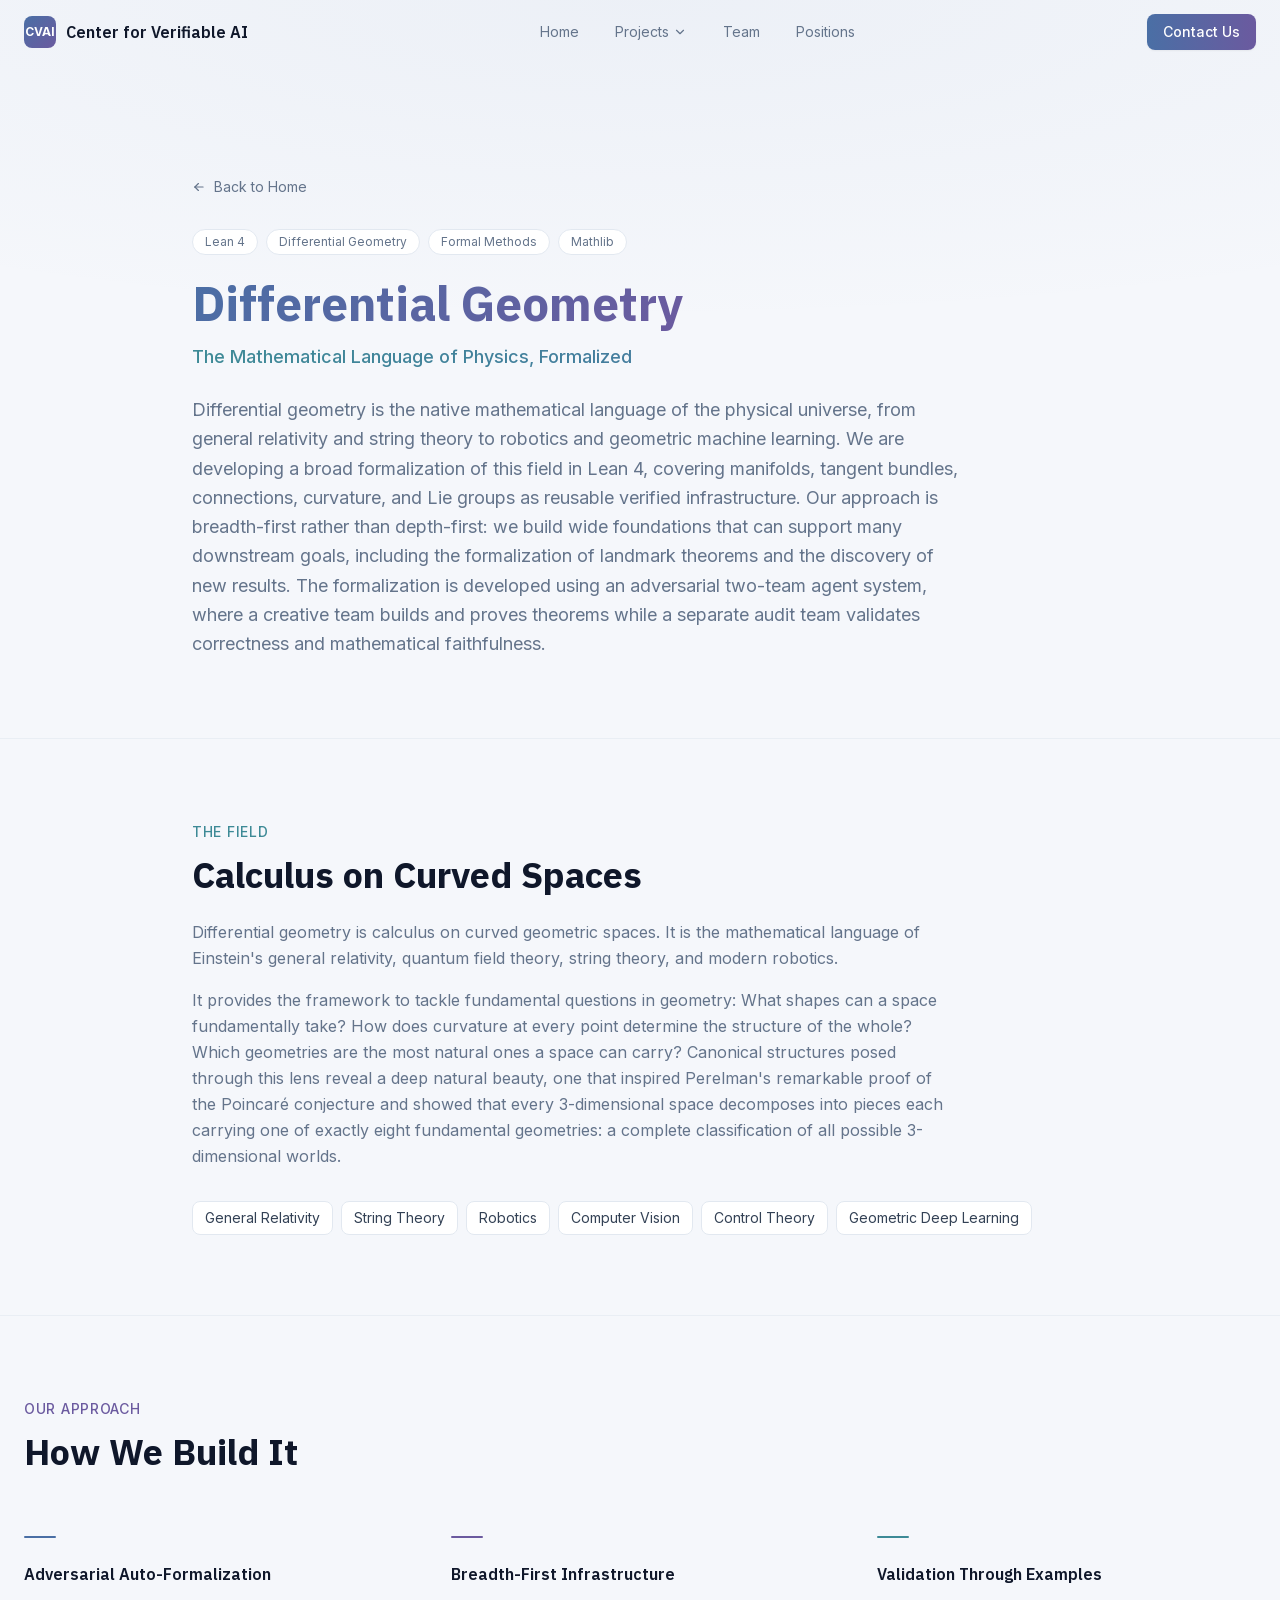
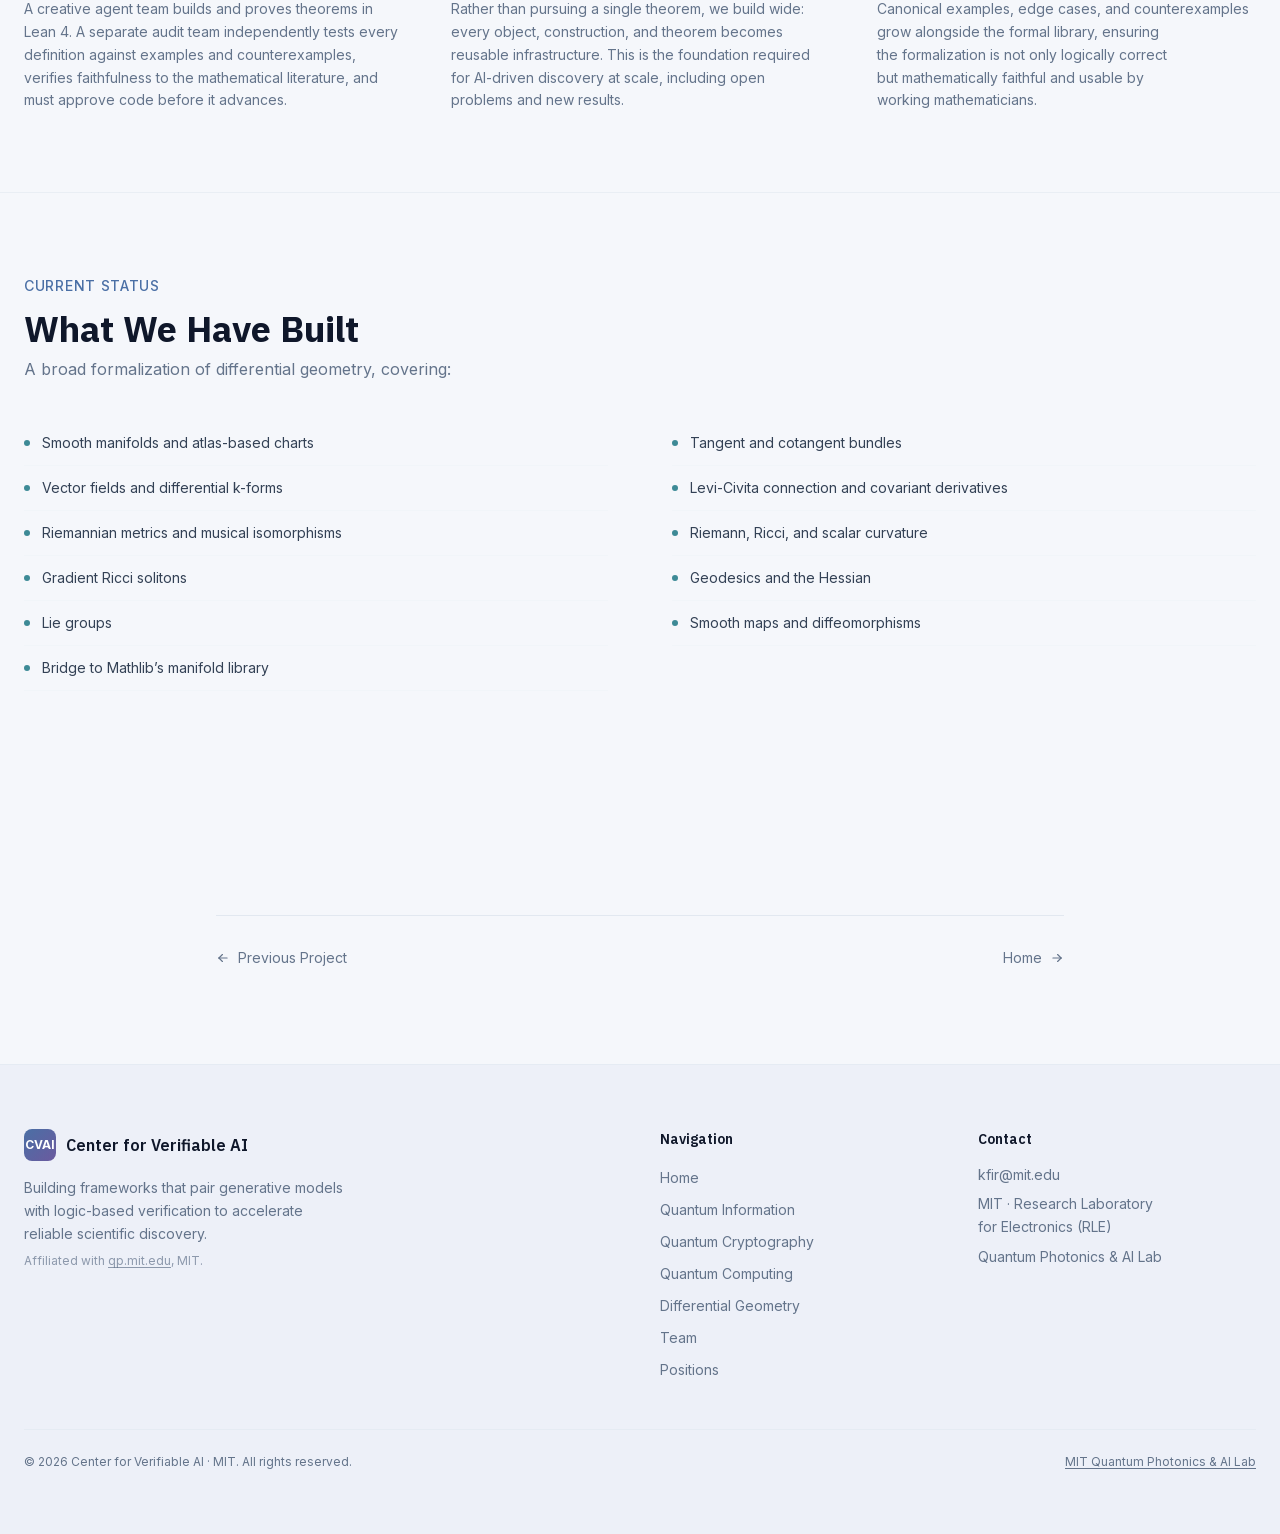
<file: projects/differential-geometry.html>
<!DOCTYPE html><!--ONd43j2Fk6WRL2qlQ1e4l--><html lang="en" class="inter_c15e96cb-module__0bjUvq__variable ibm_plex_sans_9fa80815-module__wA9lkq__variable"><head><meta charSet="utf-8"/><meta name="viewport" content="width=device-width, initial-scale=1"/><link rel="preload" href="/_next/static/media/03fc1b4a8d284b5e-s.p.af4fcd24.woff2" as="font" crossorigin="" type="font/woff2"/><link rel="preload" href="/_next/static/media/83afe278b6a6bb3c-s.p.3a6ba036.woff2" as="font" crossorigin="" type="font/woff2"/><link rel="stylesheet" href="/_next/static/chunks/513d6c7214de142a.css" data-precedence="next"/><link rel="preload" as="script" fetchPriority="low" href="/_next/static/chunks/99e96dbc88eb486a.js"/><script src="/_next/static/chunks/82abf2d65f5428ae.js" async=""></script><script src="/_next/static/chunks/0381c808fbaec563.js" async=""></script><script src="/_next/static/chunks/aee6c7720838f8a2.js" async=""></script><script src="/_next/static/chunks/turbopack-7b032204762fa159.js" async=""></script><script src="/_next/static/chunks/ffc22a34a7ca10f9.js" async=""></script><script src="/_next/static/chunks/ca027b237218cb74.js" async=""></script><script src="/_next/static/chunks/ff1a16fafef87110.js" async=""></script><script src="/_next/static/chunks/d2be314c3ece3fbe.js" async=""></script><script src="/_next/static/chunks/f88c865bfa9884e6.js" async=""></script><meta name="next-size-adjust" content=""/><title>Center for Verifiable AI (CVAI)</title><meta name="description" content="Building frameworks that combine generative models with logic-based verification for machine-checkable scientific discovery."/><meta name="keywords" content="automated theorem proving,formal verification,AI,machine learning"/><link rel="icon" href="/favicon.ico?favicon.44c5cd37.ico" sizes="32x32" type="image/x-icon"/><link rel="icon" href="/icon.png?icon.3be07865.png" sizes="512x512" type="image/png"/><link rel="apple-touch-icon" href="/apple-icon.png?apple-icon.ebbc633b.png" sizes="180x180" type="image/png"/><script src="/_next/static/chunks/a6dad97d9634a72d.js" noModule=""></script></head><body class="bg-background text-foreground antialiased font-sans"><div hidden=""><!--$--><!--/$--></div><div class="fixed inset-0 -z-10 pointer-events-none"><div class="absolute inset-0 bg-[#f5f7fb]"></div><div class="absolute top-0 inset-x-0 h-[60vh]" style="background:radial-gradient(ellipse 100% 60% at 50% 0%, rgba(74,111,165,0.05) 0%, transparent 100%)"></div></div><header class="fixed top-0 left-0 right-0 z-50 transition-all duration-300" style="background:rgba(245,247,251,0);backdrop-filter:none;-webkit-backdrop-filter:none;border-bottom:1px solid transparent;box-shadow:none"><div class="max-w-7xl mx-auto px-6 h-16 flex items-center justify-between"><a class="flex items-center gap-2.5 group" href="/"><div class="w-8 h-8 rounded-lg bg-gradient-to-br from-[#4a6fa5] to-[#6b5a9f] flex items-center justify-center text-white font-bold text-xs transition-all duration-300">CVAI</div><span class="font-heading font-semibold text-slate-900 hidden sm:block">Center for Verifiable AI</span></a><nav class="hidden md:flex items-center gap-1"><a class="px-4 py-2 rounded-lg text-sm transition-all duration-200 text-foreground-muted hover:text-slate-900 hover:bg-slate-100/70" href="/">Home</a><div class="relative"><button class="flex items-center gap-1 px-4 py-2 rounded-lg text-sm text-foreground-muted hover:text-slate-900 hover:bg-slate-100/70 transition-all duration-200">Projects<svg xmlns="http://www.w3.org/2000/svg" width="14" height="14" viewBox="0 0 24 24" fill="none" stroke="currentColor" stroke-width="2" stroke-linecap="round" stroke-linejoin="round" class="tabler-icon tabler-icon-chevron-down transition-transform duration-200 "><path d="M6 9l6 6l6 -6"></path></svg></button></div><a class="px-4 py-2 rounded-lg text-sm transition-all duration-200 text-foreground-muted hover:text-slate-900 hover:bg-slate-100/70" href="/team">Team</a><a class="px-4 py-2 rounded-lg text-sm transition-all duration-200 text-foreground-muted hover:text-slate-900 hover:bg-slate-100/70" href="/positions">Positions</a></nav><div class="hidden md:flex items-center gap-3"><a class="px-4 py-2 text-sm rounded-lg bg-gradient-to-r from-[#4a6fa5] to-[#6b5a9f] text-white font-medium hover:brightness-110 transition-all duration-300 shadow-sm" href="mailto:kfir@mit.edu">Contact Us</a></div><button class="md:hidden p-2 text-foreground-muted hover:text-slate-900 transition-colors" aria-label="Toggle menu"><svg xmlns="http://www.w3.org/2000/svg" width="20" height="20" viewBox="0 0 24 24" fill="none" stroke="currentColor" stroke-width="2" stroke-linecap="round" stroke-linejoin="round" class="tabler-icon tabler-icon-menu-2 "><path d="M4 6l16 0"></path><path d="M4 12l16 0"></path><path d="M4 18l16 0"></path></svg></button></div></header><main class="min-h-screen"><div class="min-h-screen pt-24 pb-24"><section class="relative py-20 px-6"><div class="max-w-4xl mx-auto"><div style="opacity:0;transform:translateY(20px)"><a class="inline-flex items-center gap-2 text-foreground-muted hover:text-slate-900 text-sm transition-colors duration-200 mb-8" href="/"><svg xmlns="http://www.w3.org/2000/svg" width="14" height="14" viewBox="0 0 24 24" fill="none" stroke="currentColor" stroke-width="2" stroke-linecap="round" stroke-linejoin="round" class="tabler-icon tabler-icon-arrow-left "><path d="M5 12l14 0"></path><path d="M5 12l6 6"></path><path d="M5 12l6 -6"></path></svg>Back to Home</a></div><div class="flex flex-wrap gap-2 mb-6" style="opacity:0"><span class="px-3 py-1 rounded-full text-xs bg-white border border-slate-200 text-foreground-muted">Lean 4</span><span class="px-3 py-1 rounded-full text-xs bg-white border border-slate-200 text-foreground-muted">Differential Geometry</span><span class="px-3 py-1 rounded-full text-xs bg-white border border-slate-200 text-foreground-muted">Formal Methods</span><span class="px-3 py-1 rounded-full text-xs bg-white border border-slate-200 text-foreground-muted">Mathlib</span></div><h1 class="font-heading text-4xl sm:text-5xl font-bold text-slate-900 mb-4" style="opacity:0;transform:translateY(30px)"><span class="gradient-text ">Differential Geometry</span></h1><p class="text-lg font-medium bg-gradient-to-r from-[#3d8a96] to-[#4a6fa5] bg-clip-text text-transparent mb-6" style="opacity:0;transform:translateY(20px)">The Mathematical Language of Physics, Formalized</p><p class="text-foreground-muted text-lg leading-relaxed max-w-3xl" style="opacity:0;transform:translateY(20px)">Differential geometry is the native mathematical language of the physical universe, from general relativity and string theory to robotics and geometric machine learning. We are developing a broad formalization of this field in Lean 4, covering manifolds, tangent bundles, connections, curvature, and Lie groups as reusable verified infrastructure. Our approach is breadth-first rather than depth-first: we build wide foundations that can support many downstream goals, including the formalization of landmark theorems and the discovery of new results. The formalization is developed using an adversarial two-team agent system, where a creative team builds and proves theorems while a separate audit team validates correctness and mathematical faithfulness.</p></div></section><section class="py-20 px-6 border-t border-slate-200/60"><div class="max-w-4xl mx-auto"><div style="opacity:0;transform:translateY(40px)"><span class="text-sm text-accent-teal font-medium tracking-wider uppercase">The Field</span><h2 class="font-heading text-3xl sm:text-4xl font-bold text-slate-900 mt-3 mb-6">Calculus on Curved Spaces</h2><p class="text-foreground-muted text-base leading-relaxed mb-4 max-w-3xl">Differential geometry is calculus on curved geometric spaces. It is the mathematical language of Einstein&#x27;s general relativity, quantum field theory, string theory, and modern robotics.</p><p class="text-foreground-muted text-base leading-relaxed mb-8 max-w-3xl">It provides the framework to tackle fundamental questions in geometry: What shapes can a space fundamentally take? How does curvature at every point determine the structure of the whole? Which geometries are the most natural ones a space can carry? Canonical structures posed through this lens reveal a deep natural beauty, one that inspired Perelman&#x27;s remarkable proof of the Poincaré conjecture and showed that every 3-dimensional space decomposes into pieces each carrying one of exactly eight fundamental geometries: a complete classification of all possible 3-dimensional worlds.</p><div class="flex flex-wrap gap-2"><span class="px-3 py-1.5 rounded-lg text-sm bg-white border border-slate-200 text-slate-700">General Relativity</span><span class="px-3 py-1.5 rounded-lg text-sm bg-white border border-slate-200 text-slate-700">String Theory</span><span class="px-3 py-1.5 rounded-lg text-sm bg-white border border-slate-200 text-slate-700">Robotics</span><span class="px-3 py-1.5 rounded-lg text-sm bg-white border border-slate-200 text-slate-700">Computer Vision</span><span class="px-3 py-1.5 rounded-lg text-sm bg-white border border-slate-200 text-slate-700">Control Theory</span><span class="px-3 py-1.5 rounded-lg text-sm bg-white border border-slate-200 text-slate-700">Geometric Deep Learning</span></div></div></div></section><section class="py-20 px-6 border-t border-slate-200/60"><div class="max-w-7xl mx-auto"><div class="mb-16" style="opacity:0;transform:translateY(40px)"><span class="text-sm text-accent-plum font-medium tracking-wider uppercase">Our Approach</span><h2 class="font-heading text-3xl sm:text-4xl font-bold text-slate-900 mt-3">How We Build It</h2></div><div class="grid grid-cols-1 md:grid-cols-3 gap-12" style="opacity:0"><div class="flex flex-col" style="opacity:0;transform:translateY(20px) scale(0.95)"><div class="w-8 h-0.5 rounded-full mb-6" style="background:#4a6fa5"></div><h3 class="font-heading text-base font-semibold text-slate-900 mb-3">Adversarial Auto-Formalization</h3><p class="text-foreground-muted text-sm leading-relaxed">A creative agent team builds and proves theorems in Lean 4. A separate audit team independently tests every definition against examples and counterexamples, verifies faithfulness to the mathematical literature, and must approve code before it advances.</p></div><div class="flex flex-col" style="opacity:0;transform:translateY(20px) scale(0.95)"><div class="w-8 h-0.5 rounded-full mb-6" style="background:#6b5a9f"></div><h3 class="font-heading text-base font-semibold text-slate-900 mb-3">Breadth-First Infrastructure</h3><p class="text-foreground-muted text-sm leading-relaxed">Rather than pursuing a single theorem, we build wide: every object, construction, and theorem becomes reusable infrastructure. This is the foundation required for AI-driven discovery at scale, including open problems and new results.</p></div><div class="flex flex-col" style="opacity:0;transform:translateY(20px) scale(0.95)"><div class="w-8 h-0.5 rounded-full mb-6" style="background:#3d8a96"></div><h3 class="font-heading text-base font-semibold text-slate-900 mb-3">Validation Through Examples</h3><p class="text-foreground-muted text-sm leading-relaxed">Canonical examples, edge cases, and counterexamples grow alongside the formal library, ensuring the formalization is not only logically correct but mathematically faithful and usable by working mathematicians.</p></div></div></div></section><section class="py-20 px-6 border-t border-slate-200/60"><div class="max-w-7xl mx-auto"><div class="mb-10" style="opacity:0;transform:translateY(40px)"><span class="text-sm text-accent-steel font-medium tracking-wider uppercase">Current Status</span><h2 class="font-heading text-3xl sm:text-4xl font-bold text-slate-900 mt-3 mb-2">What We Have Built</h2><p class="text-foreground-muted text-base">A broad formalization of differential geometry, covering:</p></div><div style="opacity:0;transform:translateY(40px)"><div class="grid grid-cols-1 sm:grid-cols-2 gap-x-16 mb-20"><div class="flex items-center gap-3 py-3 border-b border-slate-100"><div class="w-1.5 h-1.5 rounded-full flex-shrink-0" style="background:#3d8a96"></div><span class="text-slate-700 text-sm">Smooth manifolds and atlas-based charts</span></div><div class="flex items-center gap-3 py-3 border-b border-slate-100"><div class="w-1.5 h-1.5 rounded-full flex-shrink-0" style="background:#3d8a96"></div><span class="text-slate-700 text-sm">Tangent and cotangent bundles</span></div><div class="flex items-center gap-3 py-3 border-b border-slate-100"><div class="w-1.5 h-1.5 rounded-full flex-shrink-0" style="background:#3d8a96"></div><span class="text-slate-700 text-sm">Vector fields and differential k-forms</span></div><div class="flex items-center gap-3 py-3 border-b border-slate-100"><div class="w-1.5 h-1.5 rounded-full flex-shrink-0" style="background:#3d8a96"></div><span class="text-slate-700 text-sm">Levi-Civita connection and covariant derivatives</span></div><div class="flex items-center gap-3 py-3 border-b border-slate-100"><div class="w-1.5 h-1.5 rounded-full flex-shrink-0" style="background:#3d8a96"></div><span class="text-slate-700 text-sm">Riemannian metrics and musical isomorphisms</span></div><div class="flex items-center gap-3 py-3 border-b border-slate-100"><div class="w-1.5 h-1.5 rounded-full flex-shrink-0" style="background:#3d8a96"></div><span class="text-slate-700 text-sm">Riemann, Ricci, and scalar curvature</span></div><div class="flex items-center gap-3 py-3 border-b border-slate-100"><div class="w-1.5 h-1.5 rounded-full flex-shrink-0" style="background:#3d8a96"></div><span class="text-slate-700 text-sm">Gradient Ricci solitons</span></div><div class="flex items-center gap-3 py-3 border-b border-slate-100"><div class="w-1.5 h-1.5 rounded-full flex-shrink-0" style="background:#3d8a96"></div><span class="text-slate-700 text-sm">Geodesics and the Hessian</span></div><div class="flex items-center gap-3 py-3 border-b border-slate-100"><div class="w-1.5 h-1.5 rounded-full flex-shrink-0" style="background:#3d8a96"></div><span class="text-slate-700 text-sm">Lie groups</span></div><div class="flex items-center gap-3 py-3 border-b border-slate-100"><div class="w-1.5 h-1.5 rounded-full flex-shrink-0" style="background:#3d8a96"></div><span class="text-slate-700 text-sm">Smooth maps and diffeomorphisms</span></div><div class="flex items-center gap-3 py-3 border-b border-slate-100"><div class="w-1.5 h-1.5 rounded-full flex-shrink-0" style="background:#3d8a96"></div><span class="text-slate-700 text-sm">Bridge to Mathlib’s manifold library</span></div></div></div></div></section><div class="max-w-4xl mx-auto px-6 mt-16"><div class="flex items-center justify-between pt-8 border-t border-slate-200"><a class="flex items-center gap-2 text-foreground-muted hover:text-slate-900 text-sm transition-colors duration-200" href="/projects/quantum-computing"><svg xmlns="http://www.w3.org/2000/svg" width="14" height="14" viewBox="0 0 24 24" fill="none" stroke="currentColor" stroke-width="2" stroke-linecap="round" stroke-linejoin="round" class="tabler-icon tabler-icon-arrow-left "><path d="M5 12l14 0"></path><path d="M5 12l6 6"></path><path d="M5 12l6 -6"></path></svg>Previous Project</a><a class="flex items-center gap-2 text-foreground-muted hover:text-slate-900 text-sm transition-colors duration-200" href="/">Home<svg xmlns="http://www.w3.org/2000/svg" width="14" height="14" viewBox="0 0 24 24" fill="none" stroke="currentColor" stroke-width="2" stroke-linecap="round" stroke-linejoin="round" class="tabler-icon tabler-icon-arrow-right "><path d="M5 12l14 0"></path><path d="M13 18l6 -6"></path><path d="M13 6l6 6"></path></svg></a></div></div></div><!--$--><!--/$--></main><footer class="bg-[#edf0f8] border-t border-slate-200/60"><div class="max-w-7xl mx-auto px-6 py-16"><div class="grid grid-cols-1 md:grid-cols-4 gap-10"><div class="md:col-span-2"><div class="flex items-center gap-2.5 mb-4"><div class="w-8 h-8 rounded-lg bg-gradient-to-br from-[#4a6fa5] to-[#6b5a9f] flex items-center justify-center text-white font-bold text-xs">CVAI</div><span class="font-heading font-semibold text-slate-900">Center for Verifiable AI</span></div><p class="text-foreground-muted text-sm leading-relaxed max-w-xs mb-2">Building frameworks that pair generative models with logic-based verification to accelerate reliable scientific discovery.</p><p class="text-foreground-muted/70 text-xs mb-6">Affiliated with<!-- --> <a href="https://qp.mit.edu" target="_blank" rel="noopener noreferrer" class="hover:text-foreground-muted transition-colors underline underline-offset-2">qp.mit.edu</a>, MIT.</p></div><div><h3 class="text-slate-900 font-heading font-semibold text-sm mb-4">Navigation</h3><ul class="space-y-2"><li><a class="text-foreground-muted text-sm hover:text-slate-900 transition-colors duration-200" href="/">Home</a></li><li><a class="text-foreground-muted text-sm hover:text-slate-900 transition-colors duration-200" href="/projects/quantum-information">Quantum Information</a></li><li><a class="text-foreground-muted text-sm hover:text-slate-900 transition-colors duration-200" href="/projects/quantum-cryptography">Quantum Cryptography</a></li><li><a class="text-foreground-muted text-sm hover:text-slate-900 transition-colors duration-200" href="/projects/quantum-computing">Quantum Computing</a></li><li><a class="text-foreground-muted text-sm hover:text-slate-900 transition-colors duration-200" href="/projects/differential-geometry">Differential Geometry</a></li><li><a class="text-foreground-muted text-sm hover:text-slate-900 transition-colors duration-200" href="/team">Team</a></li><li><a class="text-foreground-muted text-sm hover:text-slate-900 transition-colors duration-200" href="/positions">Positions</a></li></ul></div><div><h3 class="text-slate-900 font-heading font-semibold text-sm mb-4">Contact</h3><ul class="space-y-2 text-sm text-foreground-muted"><li><a href="mailto:kfir@mit.edu" class="hover:text-slate-900 transition-colors duration-200">kfir@mit.edu</a></li><li class="leading-relaxed">MIT · Research Laboratory<br/>for Electronics (RLE)</li><li class="mt-3"><a href="https://qp.mit.edu" target="_blank" rel="noopener noreferrer" class="hover:text-slate-900 transition-colors duration-200">Quantum Photonics &amp; AI Lab</a></li></ul></div></div><div class="mt-12 pt-6 border-t border-slate-200/60 flex flex-col sm:flex-row items-center justify-between gap-3 text-xs text-foreground-muted"><span>© <!-- -->2026<!-- --> <!-- -->Center for Verifiable AI<!-- --> · MIT. All rights reserved.</span><a href="https://qp.mit.edu" target="_blank" rel="noopener noreferrer" class="hover:text-slate-900 transition-colors duration-200 underline underline-offset-2">MIT <!-- -->Quantum Photonics &amp; AI Lab</a></div></div></footer><script src="/_next/static/chunks/99e96dbc88eb486a.js" id="_R_" async=""></script><script>(self.__next_f=self.__next_f||[]).push([0])</script><script>self.__next_f.push([1,"1:\"$Sreact.fragment\"\n2:I[3265,[\"/_next/static/chunks/ffc22a34a7ca10f9.js\",\"/_next/static/chunks/ca027b237218cb74.js\"],\"default\"]\n3:I[39756,[\"/_next/static/chunks/ff1a16fafef87110.js\",\"/_next/static/chunks/d2be314c3ece3fbe.js\"],\"default\"]\n4:I[37457,[\"/_next/static/chunks/ff1a16fafef87110.js\",\"/_next/static/chunks/d2be314c3ece3fbe.js\"],\"default\"]\n5:I[22016,[\"/_next/static/chunks/ffc22a34a7ca10f9.js\",\"/_next/static/chunks/ca027b237218cb74.js\"],\"\"]\n11:I[68027,[],\"default\"]\n:HL[\"/_next/static/chunks/513d6c7214de142a.css\",\"style\"]\n:HL[\"/_next/static/media/03fc1b4a8d284b5e-s.p.af4fcd24.woff2\",\"font\",{\"crossOrigin\":\"\",\"type\":\"font/woff2\"}]\n:HL[\"/_next/static/media/83afe278b6a6bb3c-s.p.3a6ba036.woff2\",\"font\",{\"crossOrigin\":\"\",\"type\":\"font/woff2\"}]\n"])</script><script>self.__next_f.push([1,"0:{\"P\":null,\"b\":\"ONd43j2Fk6WRL2qlQ1e4l\",\"c\":[\"\",\"projects\",\"differential-geometry\"],\"q\":\"\",\"i\":false,\"f\":[[[\"\",{\"children\":[\"projects\",{\"children\":[\"differential-geometry\",{\"children\":[\"__PAGE__\",{}]}]}]},\"$undefined\",\"$undefined\",true],[[\"$\",\"$1\",\"c\",{\"children\":[[[\"$\",\"link\",\"0\",{\"rel\":\"stylesheet\",\"href\":\"/_next/static/chunks/513d6c7214de142a.css\",\"precedence\":\"next\",\"crossOrigin\":\"$undefined\",\"nonce\":\"$undefined\"}],[\"$\",\"script\",\"script-0\",{\"src\":\"/_next/static/chunks/ffc22a34a7ca10f9.js\",\"async\":true,\"nonce\":\"$undefined\"}],[\"$\",\"script\",\"script-1\",{\"src\":\"/_next/static/chunks/ca027b237218cb74.js\",\"async\":true,\"nonce\":\"$undefined\"}]],[\"$\",\"html\",null,{\"lang\":\"en\",\"className\":\"inter_c15e96cb-module__0bjUvq__variable ibm_plex_sans_9fa80815-module__wA9lkq__variable\",\"children\":[\"$\",\"body\",null,{\"className\":\"bg-background text-foreground antialiased font-sans\",\"children\":[[\"$\",\"div\",null,{\"className\":\"fixed inset-0 -z-10 pointer-events-none\",\"children\":[[\"$\",\"div\",null,{\"className\":\"absolute inset-0 bg-[#f5f7fb]\"}],[\"$\",\"div\",null,{\"className\":\"absolute top-0 inset-x-0 h-[60vh]\",\"style\":{\"background\":\"radial-gradient(ellipse 100% 60% at 50% 0%, rgba(74,111,165,0.05) 0%, transparent 100%)\"}}]]}],[\"$\",\"$L2\",null,{}],[\"$\",\"main\",null,{\"className\":\"min-h-screen\",\"children\":[\"$\",\"$L3\",null,{\"parallelRouterKey\":\"children\",\"error\":\"$undefined\",\"errorStyles\":\"$undefined\",\"errorScripts\":\"$undefined\",\"template\":[\"$\",\"$L4\",null,{}],\"templateStyles\":\"$undefined\",\"templateScripts\":\"$undefined\",\"notFound\":[[[\"$\",\"title\",null,{\"children\":\"404: This page could not be found.\"}],[\"$\",\"div\",null,{\"style\":{\"fontFamily\":\"system-ui,\\\"Segoe UI\\\",Roboto,Helvetica,Arial,sans-serif,\\\"Apple Color Emoji\\\",\\\"Segoe UI Emoji\\\"\",\"height\":\"100vh\",\"textAlign\":\"center\",\"display\":\"flex\",\"flexDirection\":\"column\",\"alignItems\":\"center\",\"justifyContent\":\"center\"},\"children\":[\"$\",\"div\",null,{\"children\":[[\"$\",\"style\",null,{\"dangerouslySetInnerHTML\":{\"__html\":\"body{color:#000;background:#fff;margin:0}.next-error-h1{border-right:1px solid rgba(0,0,0,.3)}@media (prefers-color-scheme:dark){body{color:#fff;background:#000}.next-error-h1{border-right:1px solid rgba(255,255,255,.3)}}\"}}],[\"$\",\"h1\",null,{\"className\":\"next-error-h1\",\"style\":{\"display\":\"inline-block\",\"margin\":\"0 20px 0 0\",\"padding\":\"0 23px 0 0\",\"fontSize\":24,\"fontWeight\":500,\"verticalAlign\":\"top\",\"lineHeight\":\"49px\"},\"children\":404}],[\"$\",\"div\",null,{\"style\":{\"display\":\"inline-block\"},\"children\":[\"$\",\"h2\",null,{\"style\":{\"fontSize\":14,\"fontWeight\":400,\"lineHeight\":\"49px\",\"margin\":0},\"children\":\"This page could not be found.\"}]}]]}]}]],[]],\"forbidden\":\"$undefined\",\"unauthorized\":\"$undefined\"}]}],[\"$\",\"footer\",null,{\"className\":\"bg-[#edf0f8] border-t border-slate-200/60\",\"children\":[\"$\",\"div\",null,{\"className\":\"max-w-7xl mx-auto px-6 py-16\",\"children\":[[\"$\",\"div\",null,{\"className\":\"grid grid-cols-1 md:grid-cols-4 gap-10\",\"children\":[[\"$\",\"div\",null,{\"className\":\"md:col-span-2\",\"children\":[[\"$\",\"div\",null,{\"className\":\"flex items-center gap-2.5 mb-4\",\"children\":[[\"$\",\"div\",null,{\"className\":\"w-8 h-8 rounded-lg bg-gradient-to-br from-[#4a6fa5] to-[#6b5a9f] flex items-center justify-center text-white font-bold text-xs\",\"children\":\"CVAI\"}],[\"$\",\"span\",null,{\"className\":\"font-heading font-semibold text-slate-900\",\"children\":\"Center for Verifiable AI\"}]]}],[\"$\",\"p\",null,{\"className\":\"text-foreground-muted text-sm leading-relaxed max-w-xs mb-2\",\"children\":\"Building frameworks that pair generative models with logic-based verification to accelerate reliable scientific discovery.\"}],[\"$\",\"p\",null,{\"className\":\"text-foreground-muted/70 text-xs mb-6\",\"children\":[\"Affiliated with\",\" \",[\"$\",\"a\",null,{\"href\":\"https://qp.mit.edu\",\"target\":\"_blank\",\"rel\":\"noopener noreferrer\",\"className\":\"hover:text-foreground-muted transition-colors underline underline-offset-2\",\"children\":\"qp.mit.edu\"}],\", MIT.\"]}]]}],[\"$\",\"div\",null,{\"children\":[[\"$\",\"h3\",null,{\"className\":\"text-slate-900 font-heading font-semibold text-sm mb-4\",\"children\":\"Navigation\"}],[\"$\",\"ul\",null,{\"className\":\"space-y-2\",\"children\":[[\"$\",\"li\",\"/\",{\"children\":[\"$\",\"$L5\",null,{\"href\":\"/\",\"className\":\"text-foreground-muted text-sm hover:text-slate-900 transition-colors duration-200\",\"children\":\"Home\"}]}],[\"$\",\"li\",\"/projects/quantum-information\",{\"children\":[\"$\",\"$L5\",null,{\"href\":\"/projects/quantum-information\",\"className\":\"text-foreground-muted text-sm hover:text-slate-900 transition-colors duration-200\",\"children\":\"Quantum Information\"}]}],\"$L6\",\"$L7\",\"$L8\",\"$L9\",\"$La\"]}]]}],\"$Lb\"]}],\"$Lc\"]}]}]]}]}]]}],{\"children\":[\"$Ld\",{\"children\":[\"$Le\",{\"children\":[\"$Lf\",{},null,false,false]},null,false,false]},null,false,false]},null,false,false],\"$L10\",false]],\"m\":\"$undefined\",\"G\":[\"$11\",[]],\"S\":true}\n"])</script><script>self.__next_f.push([1,"12:I[47257,[\"/_next/static/chunks/ff1a16fafef87110.js\",\"/_next/static/chunks/d2be314c3ece3fbe.js\"],\"ClientPageRoot\"]\n13:I[48754,[\"/_next/static/chunks/ffc22a34a7ca10f9.js\",\"/_next/static/chunks/ca027b237218cb74.js\",\"/_next/static/chunks/f88c865bfa9884e6.js\"],\"default\"]\n16:I[97367,[\"/_next/static/chunks/ff1a16fafef87110.js\",\"/_next/static/chunks/d2be314c3ece3fbe.js\"],\"OutletBoundary\"]\n17:\"$Sreact.suspense\"\n19:I[97367,[\"/_next/static/chunks/ff1a16fafef87110.js\",\"/_next/static/chunks/d2be314c3ece3fbe.js\"],\"ViewportBoundary\"]\n1b:I[97367,[\"/_next/static/chunks/ff1a16fafef87110.js\",\"/_next/static/chunks/d2be314c3ece3fbe.js\"],\"MetadataBoundary\"]\n6:[\"$\",\"li\",\"/projects/quantum-cryptography\",{\"children\":[\"$\",\"$L5\",null,{\"href\":\"/projects/quantum-cryptography\",\"className\":\"text-foreground-muted text-sm hover:text-slate-900 transition-colors duration-200\",\"children\":\"Quantum Cryptography\"}]}]\n7:[\"$\",\"li\",\"/projects/quantum-computing\",{\"children\":[\"$\",\"$L5\",null,{\"href\":\"/projects/quantum-computing\",\"className\":\"text-foreground-muted text-sm hover:text-slate-900 transition-colors duration-200\",\"children\":\"Quantum Computing\"}]}]\n8:[\"$\",\"li\",\"/projects/differential-geometry\",{\"children\":[\"$\",\"$L5\",null,{\"href\":\"/projects/differential-geometry\",\"className\":\"text-foreground-muted text-sm hover:text-slate-900 transition-colors duration-200\",\"children\":\"Differential Geometry\"}]}]\n9:[\"$\",\"li\",\"/team\",{\"children\":[\"$\",\"$L5\",null,{\"href\":\"/team\",\"className\":\"text-foreground-muted text-sm hover:text-slate-900 transition-colors duration-200\",\"children\":\"Team\"}]}]\na:[\"$\",\"li\",\"/positions\",{\"children\":[\"$\",\"$L5\",null,{\"href\":\"/positions\",\"className\":\"text-foreground-muted text-sm hover:text-slate-900 transition-colors duration-200\",\"children\":\"Positions\"}]}]\nb:[\"$\",\"div\",null,{\"children\":[[\"$\",\"h3\",null,{\"className\":\"text-slate-900 font-heading font-semibold text-sm mb-4\",\"children\":\"Contact\"}],[\"$\",\"ul\",null,{\"className\":\"space-y-2 text-sm text-foreground-muted\",\"children\":[[\"$\",\"li\",null,{\"children\":[\"$\",\"a\",null,{\"href\":\"mailto:kfir@mit.edu\",\"className\":\"hover:text-slate-900 transition-colors duration-200\",\"children\":\"kfir@mit.edu\"}]}],[\"$\",\"li\",null,{\"className\":\"leading-relaxed\",\"children\":[\"MIT · Research Laboratory\",[\"$\",\"br\",null,{}],\"for Electronics (RLE)\"]}],[\"$\",\"li\",null,{\"className\":\"mt-3\",\"children\":[\"$\",\"a\",null,{\"href\":\"https://qp.mit.edu\",\"target\":\"_blank\",\"rel\":\"noopener noreferrer\",\"className\":\"hover:text-slate-900 transition-colors duration-200\",\"children\":\"Quantum Photonics \u0026 AI Lab\"}]}]]}]]}]\nc:[\"$\",\"div\",null,{\"className\":\"mt-12 pt-6 border-t border-slate-200/60 flex flex-col sm:flex-row items-center justify-between gap-3 text-xs text-foreground-muted\",\"children\":[[\"$\",\"span\",null,{\"children\":[\"© \",2026,\" \",\"Center for Verifiable AI\",\" · MIT. All rights reserved.\"]}],[\"$\",\"a\",null,{\"href\":\"https://qp.mit.edu\",\"target\":\"_blank\",\"rel\":\"noopener noreferrer\",\"className\":\"hover:text-slate-900 transition-colors duration-200 underline underline-offset-2\",\"children\":[\"MIT \",\"Quantum Photonics \u0026 AI Lab\"]}]]}]\nd:[\"$\",\"$1\",\"c\",{\"children\":[null,[\"$\",\"$L3\",null,{\"parallelRouterKey\":\"children\",\"error\":\"$undefined\",\"errorStyles\":\"$undefined\",\"errorScripts\":\"$undefined\",\"template\":[\"$\",\"$L4\",null,{}],\"templateStyles\":\"$undefined\",\"templateScripts\":\"$undefined\",\"notFound\":\"$undefined\",\"forbidden\":\"$undefined\",\"unauthorized\":\"$undefined\"}]]}]\ne:[\"$\",\"$1\",\"c\",{\"children\":[null,[\"$\",\"$L3\",null,{\"parallelRouterKey\":\"children\",\"error\":\"$undefined\",\"errorStyles\":\"$undefined\",\"errorScripts\":\"$undefined\",\"template\":[\"$\",\"$L4\",null,{}],\"templateStyles\":\"$undefined\",\"templateScripts\":\"$undefined\",\"notFound\":\"$undefined\",\"forbidden\":\"$undefined\",\"unauthorized\":\"$undefined\"}]]}]\nf:[\"$\",\"$1\",\"c\",{\"children\":[[\"$\",\"$L12\",null,{\"Component\":\"$13\",\"serverProvidedParams\":{\"searchParams\":{},\"params\":{},\"promises\":[\"$@14\",\"$@15\"]}}],[[\"$\",\"script\",\"script-0\",{\"src\":\"/_next/static/chunks/f88c865bfa9884e6.js\",\"async\":true,\"nonce\":\"$undefined\"}]],[\"$\",\"$L16\",null,{\"children\":[\"$\",\"$17\",null,{\"name\":\"Next.MetadataOutlet\",\"children\":\"$@18\"}]}]]}]\n10:[\"$\",\"$1\","])</script><script>self.__next_f.push([1,"\"h\",{\"children\":[null,[\"$\",\"$L19\",null,{\"children\":\"$L1a\"}],[\"$\",\"div\",null,{\"hidden\":true,\"children\":[\"$\",\"$L1b\",null,{\"children\":[\"$\",\"$17\",null,{\"name\":\"Next.Metadata\",\"children\":\"$L1c\"}]}]}],[\"$\",\"meta\",null,{\"name\":\"next-size-adjust\",\"content\":\"\"}]]}]\n"])</script><script>self.__next_f.push([1,"14:{}\n15:\"$f:props:children:0:props:serverProvidedParams:params\"\n"])</script><script>self.__next_f.push([1,"1a:[[\"$\",\"meta\",\"0\",{\"charSet\":\"utf-8\"}],[\"$\",\"meta\",\"1\",{\"name\":\"viewport\",\"content\":\"width=device-width, initial-scale=1\"}]]\n"])</script><script>self.__next_f.push([1,"1d:I[27201,[\"/_next/static/chunks/ff1a16fafef87110.js\",\"/_next/static/chunks/d2be314c3ece3fbe.js\"],\"IconMark\"]\n18:null\n1c:[[\"$\",\"title\",\"0\",{\"children\":\"Center for Verifiable AI (CVAI)\"}],[\"$\",\"meta\",\"1\",{\"name\":\"description\",\"content\":\"Building frameworks that combine generative models with logic-based verification for machine-checkable scientific discovery.\"}],[\"$\",\"meta\",\"2\",{\"name\":\"keywords\",\"content\":\"automated theorem proving,formal verification,AI,machine learning\"}],[\"$\",\"link\",\"3\",{\"rel\":\"icon\",\"href\":\"/favicon.ico?favicon.44c5cd37.ico\",\"sizes\":\"32x32\",\"type\":\"image/x-icon\"}],[\"$\",\"link\",\"4\",{\"rel\":\"icon\",\"href\":\"/icon.png?icon.3be07865.png\",\"sizes\":\"512x512\",\"type\":\"image/png\"}],[\"$\",\"link\",\"5\",{\"rel\":\"apple-touch-icon\",\"href\":\"/apple-icon.png?apple-icon.ebbc633b.png\",\"sizes\":\"180x180\",\"type\":\"image/png\"}],[\"$\",\"$L1d\",\"6\",{}]]\n"])</script></body></html>
</file>
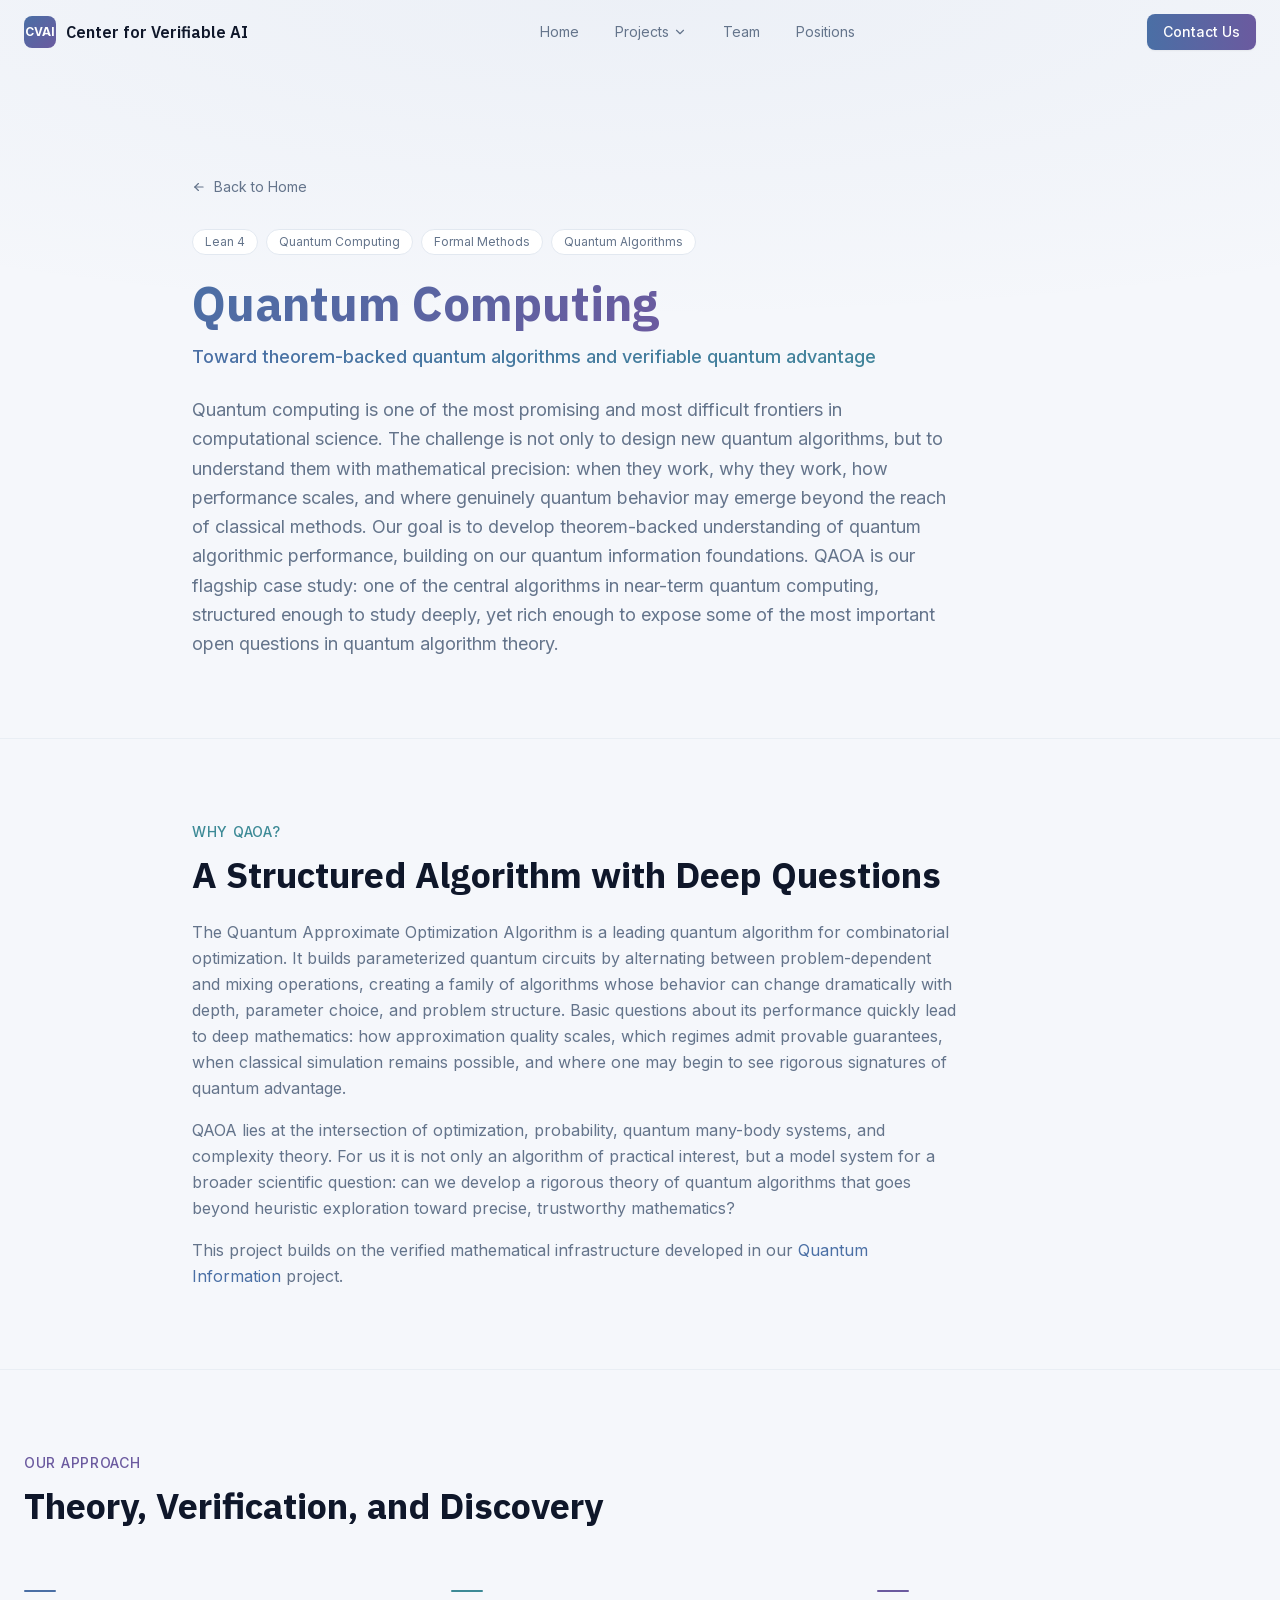
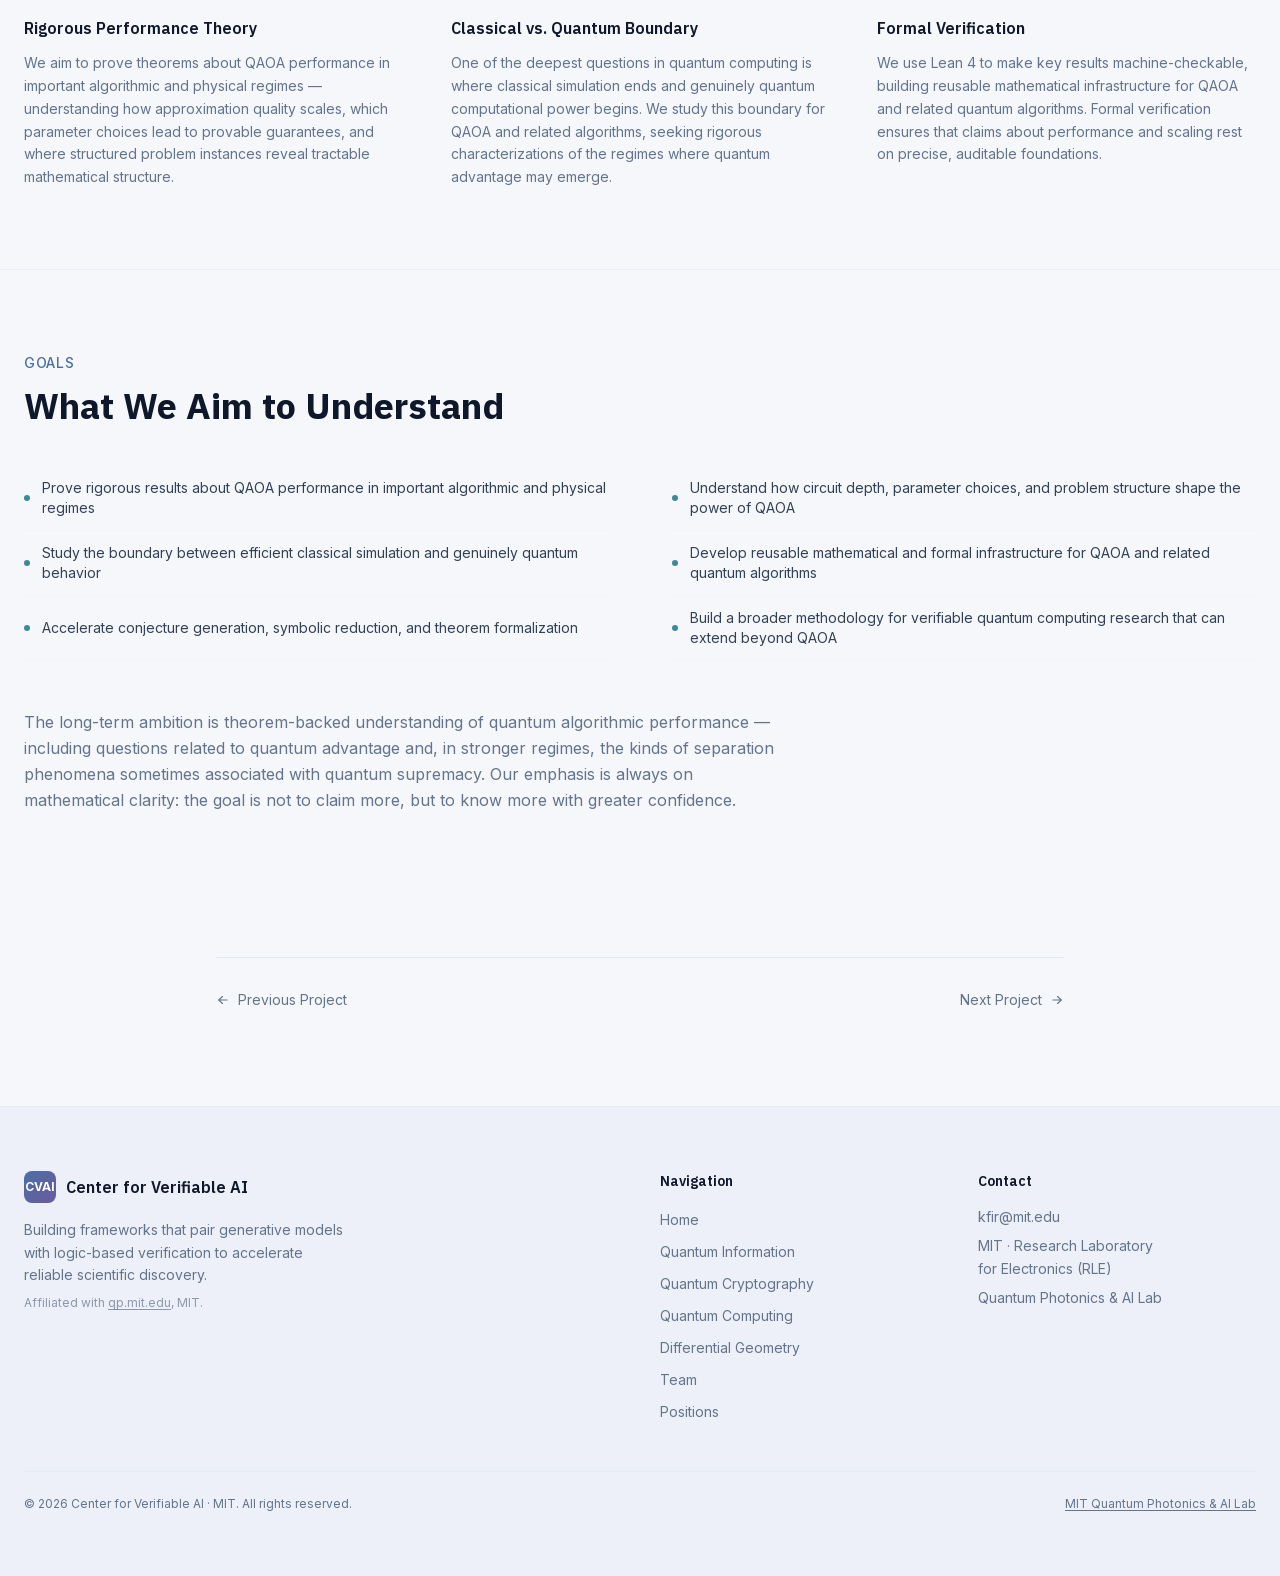
<file: projects/quantum-computing.html>
<!DOCTYPE html><!--ONd43j2Fk6WRL2qlQ1e4l--><html lang="en" class="inter_c15e96cb-module__0bjUvq__variable ibm_plex_sans_9fa80815-module__wA9lkq__variable"><head><meta charSet="utf-8"/><meta name="viewport" content="width=device-width, initial-scale=1"/><link rel="preload" href="/_next/static/media/03fc1b4a8d284b5e-s.p.af4fcd24.woff2" as="font" crossorigin="" type="font/woff2"/><link rel="preload" href="/_next/static/media/83afe278b6a6bb3c-s.p.3a6ba036.woff2" as="font" crossorigin="" type="font/woff2"/><link rel="stylesheet" href="/_next/static/chunks/513d6c7214de142a.css" data-precedence="next"/><link rel="preload" as="script" fetchPriority="low" href="/_next/static/chunks/99e96dbc88eb486a.js"/><script src="/_next/static/chunks/82abf2d65f5428ae.js" async=""></script><script src="/_next/static/chunks/0381c808fbaec563.js" async=""></script><script src="/_next/static/chunks/aee6c7720838f8a2.js" async=""></script><script src="/_next/static/chunks/turbopack-7b032204762fa159.js" async=""></script><script src="/_next/static/chunks/ffc22a34a7ca10f9.js" async=""></script><script src="/_next/static/chunks/ca027b237218cb74.js" async=""></script><script src="/_next/static/chunks/ff1a16fafef87110.js" async=""></script><script src="/_next/static/chunks/d2be314c3ece3fbe.js" async=""></script><script src="/_next/static/chunks/66970022da7ae341.js" async=""></script><meta name="next-size-adjust" content=""/><title>Center for Verifiable AI (CVAI)</title><meta name="description" content="Building frameworks that combine generative models with logic-based verification for machine-checkable scientific discovery."/><meta name="keywords" content="automated theorem proving,formal verification,AI,machine learning"/><link rel="icon" href="/favicon.ico?favicon.44c5cd37.ico" sizes="32x32" type="image/x-icon"/><link rel="icon" href="/icon.png?icon.3be07865.png" sizes="512x512" type="image/png"/><link rel="apple-touch-icon" href="/apple-icon.png?apple-icon.ebbc633b.png" sizes="180x180" type="image/png"/><script src="/_next/static/chunks/a6dad97d9634a72d.js" noModule=""></script></head><body class="bg-background text-foreground antialiased font-sans"><div hidden=""><!--$--><!--/$--></div><div class="fixed inset-0 -z-10 pointer-events-none"><div class="absolute inset-0 bg-[#f5f7fb]"></div><div class="absolute top-0 inset-x-0 h-[60vh]" style="background:radial-gradient(ellipse 100% 60% at 50% 0%, rgba(74,111,165,0.05) 0%, transparent 100%)"></div></div><header class="fixed top-0 left-0 right-0 z-50 transition-all duration-300" style="background:rgba(245,247,251,0);backdrop-filter:none;-webkit-backdrop-filter:none;border-bottom:1px solid transparent;box-shadow:none"><div class="max-w-7xl mx-auto px-6 h-16 flex items-center justify-between"><a class="flex items-center gap-2.5 group" href="/"><div class="w-8 h-8 rounded-lg bg-gradient-to-br from-[#4a6fa5] to-[#6b5a9f] flex items-center justify-center text-white font-bold text-xs transition-all duration-300">CVAI</div><span class="font-heading font-semibold text-slate-900 hidden sm:block">Center for Verifiable AI</span></a><nav class="hidden md:flex items-center gap-1"><a class="px-4 py-2 rounded-lg text-sm transition-all duration-200 text-foreground-muted hover:text-slate-900 hover:bg-slate-100/70" href="/">Home</a><div class="relative"><button class="flex items-center gap-1 px-4 py-2 rounded-lg text-sm text-foreground-muted hover:text-slate-900 hover:bg-slate-100/70 transition-all duration-200">Projects<svg xmlns="http://www.w3.org/2000/svg" width="14" height="14" viewBox="0 0 24 24" fill="none" stroke="currentColor" stroke-width="2" stroke-linecap="round" stroke-linejoin="round" class="tabler-icon tabler-icon-chevron-down transition-transform duration-200 "><path d="M6 9l6 6l6 -6"></path></svg></button></div><a class="px-4 py-2 rounded-lg text-sm transition-all duration-200 text-foreground-muted hover:text-slate-900 hover:bg-slate-100/70" href="/team">Team</a><a class="px-4 py-2 rounded-lg text-sm transition-all duration-200 text-foreground-muted hover:text-slate-900 hover:bg-slate-100/70" href="/positions">Positions</a></nav><div class="hidden md:flex items-center gap-3"><a class="px-4 py-2 text-sm rounded-lg bg-gradient-to-r from-[#4a6fa5] to-[#6b5a9f] text-white font-medium hover:brightness-110 transition-all duration-300 shadow-sm" href="mailto:kfir@mit.edu">Contact Us</a></div><button class="md:hidden p-2 text-foreground-muted hover:text-slate-900 transition-colors" aria-label="Toggle menu"><svg xmlns="http://www.w3.org/2000/svg" width="20" height="20" viewBox="0 0 24 24" fill="none" stroke="currentColor" stroke-width="2" stroke-linecap="round" stroke-linejoin="round" class="tabler-icon tabler-icon-menu-2 "><path d="M4 6l16 0"></path><path d="M4 12l16 0"></path><path d="M4 18l16 0"></path></svg></button></div></header><main class="min-h-screen"><div class="min-h-screen pt-24 pb-24"><section class="relative py-20 px-6"><div class="max-w-4xl mx-auto"><div style="opacity:0;transform:translateY(20px)"><a class="inline-flex items-center gap-2 text-foreground-muted hover:text-slate-900 text-sm transition-colors duration-200 mb-8" href="/"><svg xmlns="http://www.w3.org/2000/svg" width="14" height="14" viewBox="0 0 24 24" fill="none" stroke="currentColor" stroke-width="2" stroke-linecap="round" stroke-linejoin="round" class="tabler-icon tabler-icon-arrow-left "><path d="M5 12l14 0"></path><path d="M5 12l6 6"></path><path d="M5 12l6 -6"></path></svg>Back to Home</a></div><div class="flex flex-wrap gap-2 mb-6" style="opacity:0"><span class="px-3 py-1 rounded-full text-xs bg-white border border-slate-200 text-foreground-muted">Lean 4</span><span class="px-3 py-1 rounded-full text-xs bg-white border border-slate-200 text-foreground-muted">Quantum Computing</span><span class="px-3 py-1 rounded-full text-xs bg-white border border-slate-200 text-foreground-muted">Formal Methods</span><span class="px-3 py-1 rounded-full text-xs bg-white border border-slate-200 text-foreground-muted">Quantum Algorithms</span></div><h1 class="font-heading text-4xl sm:text-5xl font-bold text-slate-900 mb-4" style="opacity:0;transform:translateY(30px)"><span class="gradient-text ">Quantum Computing</span></h1><p class="text-lg font-medium bg-gradient-to-r from-[#4a6fa5] to-[#3d8a96] bg-clip-text text-transparent mb-6" style="opacity:0;transform:translateY(20px)">Toward theorem-backed quantum algorithms and verifiable quantum advantage</p><p class="text-foreground-muted text-lg leading-relaxed max-w-3xl" style="opacity:0;transform:translateY(20px)">Quantum computing is one of the most promising and most difficult frontiers in computational science. The challenge is not only to design new quantum algorithms, but to understand them with mathematical precision: when they work, why they work, how performance scales, and where genuinely quantum behavior may emerge beyond the reach of classical methods. Our goal is to develop theorem-backed understanding of quantum algorithmic performance, building on our quantum information foundations. QAOA is our flagship case study: one of the central algorithms in near-term quantum computing, structured enough to study deeply, yet rich enough to expose some of the most important open questions in quantum algorithm theory.</p></div></section><section class="py-20 px-6 border-t border-slate-200/60"><div class="max-w-4xl mx-auto"><div style="opacity:0;transform:translateY(40px)"><span class="text-sm text-accent-teal font-medium tracking-wider uppercase">Why QAOA?</span><h2 class="font-heading text-3xl sm:text-4xl font-bold text-slate-900 mt-3 mb-6">A Structured Algorithm with Deep Questions</h2><p class="text-foreground-muted text-base leading-relaxed mb-4 max-w-3xl">The Quantum Approximate Optimization Algorithm is a leading quantum algorithm for combinatorial optimization. It builds parameterized quantum circuits by alternating between problem-dependent and mixing operations, creating a family of algorithms whose behavior can change dramatically with depth, parameter choice, and problem structure. Basic questions about its performance quickly lead to deep mathematics: how approximation quality scales, which regimes admit provable guarantees, when classical simulation remains possible, and where one may begin to see rigorous signatures of quantum advantage.</p><p class="text-foreground-muted text-base leading-relaxed mb-4 max-w-3xl">QAOA lies at the intersection of optimization, probability, quantum many-body systems, and complexity theory. For us it is not only an algorithm of practical interest, but a model system for a broader scientific question: can we develop a rigorous theory of quantum algorithms that goes beyond heuristic exploration toward precise, trustworthy mathematics?</p><p class="text-foreground-muted text-base leading-relaxed max-w-3xl">This project builds on the verified mathematical infrastructure developed in our<!-- --> <a class="text-accent-steel hover:underline" href="/projects/quantum-information">Quantum Information</a> <!-- -->project.</p></div></div></section><section class="py-20 px-6 border-t border-slate-200/60"><div class="max-w-7xl mx-auto"><div class="mb-16" style="opacity:0;transform:translateY(40px)"><span class="text-sm text-accent-plum font-medium tracking-wider uppercase">Our Approach</span><h2 class="font-heading text-3xl sm:text-4xl font-bold text-slate-900 mt-3">Theory, Verification, and Discovery</h2></div><div class="grid grid-cols-1 md:grid-cols-3 gap-12" style="opacity:0"><div class="flex flex-col" style="opacity:0;transform:translateY(20px) scale(0.95)"><div class="w-8 h-0.5 rounded-full mb-6" style="background:#4a6fa5"></div><h3 class="font-heading text-base font-semibold text-slate-900 mb-3">Rigorous Performance Theory</h3><p class="text-foreground-muted text-sm leading-relaxed">We aim to prove theorems about QAOA performance in important algorithmic and physical regimes — understanding how approximation quality scales, which parameter choices lead to provable guarantees, and where structured problem instances reveal tractable mathematical structure.</p></div><div class="flex flex-col" style="opacity:0;transform:translateY(20px) scale(0.95)"><div class="w-8 h-0.5 rounded-full mb-6" style="background:#3d8a96"></div><h3 class="font-heading text-base font-semibold text-slate-900 mb-3">Classical vs. Quantum Boundary</h3><p class="text-foreground-muted text-sm leading-relaxed">One of the deepest questions in quantum computing is where classical simulation ends and genuinely quantum computational power begins. We study this boundary for QAOA and related algorithms, seeking rigorous characterizations of the regimes where quantum advantage may emerge.</p></div><div class="flex flex-col" style="opacity:0;transform:translateY(20px) scale(0.95)"><div class="w-8 h-0.5 rounded-full mb-6" style="background:#6b5a9f"></div><h3 class="font-heading text-base font-semibold text-slate-900 mb-3">Formal Verification</h3><p class="text-foreground-muted text-sm leading-relaxed">We use Lean 4 to make key results machine-checkable, building reusable mathematical infrastructure for QAOA and related quantum algorithms. Formal verification ensures that claims about performance and scaling rest on precise, auditable foundations.</p></div></div></div></section><section class="py-20 px-6 border-t border-slate-200/60"><div class="max-w-7xl mx-auto"><div class="mb-10" style="opacity:0;transform:translateY(40px)"><span class="text-sm text-accent-steel font-medium tracking-wider uppercase">Goals</span><h2 class="font-heading text-3xl sm:text-4xl font-bold text-slate-900 mt-3 mb-2">What We Aim to Understand</h2></div><div style="opacity:0;transform:translateY(40px)"><div class="grid grid-cols-1 sm:grid-cols-2 gap-x-16 mb-12"><div class="flex items-center gap-3 py-3 border-b border-slate-100"><div class="w-1.5 h-1.5 rounded-full flex-shrink-0" style="background:#3d8a96"></div><span class="text-slate-700 text-sm">Prove rigorous results about QAOA performance in important algorithmic and physical regimes</span></div><div class="flex items-center gap-3 py-3 border-b border-slate-100"><div class="w-1.5 h-1.5 rounded-full flex-shrink-0" style="background:#3d8a96"></div><span class="text-slate-700 text-sm">Understand how circuit depth, parameter choices, and problem structure shape the power of QAOA</span></div><div class="flex items-center gap-3 py-3 border-b border-slate-100"><div class="w-1.5 h-1.5 rounded-full flex-shrink-0" style="background:#3d8a96"></div><span class="text-slate-700 text-sm">Study the boundary between efficient classical simulation and genuinely quantum behavior</span></div><div class="flex items-center gap-3 py-3 border-b border-slate-100"><div class="w-1.5 h-1.5 rounded-full flex-shrink-0" style="background:#3d8a96"></div><span class="text-slate-700 text-sm">Develop reusable mathematical and formal infrastructure for QAOA and related quantum algorithms</span></div><div class="flex items-center gap-3 py-3 border-b border-slate-100"><div class="w-1.5 h-1.5 rounded-full flex-shrink-0" style="background:#3d8a96"></div><span class="text-slate-700 text-sm">Accelerate conjecture generation, symbolic reduction, and theorem formalization</span></div><div class="flex items-center gap-3 py-3 border-b border-slate-100"><div class="w-1.5 h-1.5 rounded-full flex-shrink-0" style="background:#3d8a96"></div><span class="text-slate-700 text-sm">Build a broader methodology for verifiable quantum computing research that can extend beyond QAOA</span></div></div><p class="text-foreground-muted text-base leading-relaxed max-w-3xl">The long-term ambition is theorem-backed understanding of quantum algorithmic performance — including questions related to quantum advantage and, in stronger regimes, the kinds of separation phenomena sometimes associated with quantum supremacy. Our emphasis is always on mathematical clarity: the goal is not to claim more, but to know more with greater confidence.</p></div></div></section><div class="max-w-4xl mx-auto px-6 mt-16"><div class="flex items-center justify-between pt-8 border-t border-slate-200"><a class="flex items-center gap-2 text-foreground-muted hover:text-slate-900 text-sm transition-colors duration-200" href="/projects/quantum-cryptography"><svg xmlns="http://www.w3.org/2000/svg" width="14" height="14" viewBox="0 0 24 24" fill="none" stroke="currentColor" stroke-width="2" stroke-linecap="round" stroke-linejoin="round" class="tabler-icon tabler-icon-arrow-left "><path d="M5 12l14 0"></path><path d="M5 12l6 6"></path><path d="M5 12l6 -6"></path></svg>Previous Project</a><a class="flex items-center gap-2 text-foreground-muted hover:text-slate-900 text-sm transition-colors duration-200" href="/projects/differential-geometry">Next Project<svg xmlns="http://www.w3.org/2000/svg" width="14" height="14" viewBox="0 0 24 24" fill="none" stroke="currentColor" stroke-width="2" stroke-linecap="round" stroke-linejoin="round" class="tabler-icon tabler-icon-arrow-right "><path d="M5 12l14 0"></path><path d="M13 18l6 -6"></path><path d="M13 6l6 6"></path></svg></a></div></div></div><!--$--><!--/$--></main><footer class="bg-[#edf0f8] border-t border-slate-200/60"><div class="max-w-7xl mx-auto px-6 py-16"><div class="grid grid-cols-1 md:grid-cols-4 gap-10"><div class="md:col-span-2"><div class="flex items-center gap-2.5 mb-4"><div class="w-8 h-8 rounded-lg bg-gradient-to-br from-[#4a6fa5] to-[#6b5a9f] flex items-center justify-center text-white font-bold text-xs">CVAI</div><span class="font-heading font-semibold text-slate-900">Center for Verifiable AI</span></div><p class="text-foreground-muted text-sm leading-relaxed max-w-xs mb-2">Building frameworks that pair generative models with logic-based verification to accelerate reliable scientific discovery.</p><p class="text-foreground-muted/70 text-xs mb-6">Affiliated with<!-- --> <a href="https://qp.mit.edu" target="_blank" rel="noopener noreferrer" class="hover:text-foreground-muted transition-colors underline underline-offset-2">qp.mit.edu</a>, MIT.</p></div><div><h3 class="text-slate-900 font-heading font-semibold text-sm mb-4">Navigation</h3><ul class="space-y-2"><li><a class="text-foreground-muted text-sm hover:text-slate-900 transition-colors duration-200" href="/">Home</a></li><li><a class="text-foreground-muted text-sm hover:text-slate-900 transition-colors duration-200" href="/projects/quantum-information">Quantum Information</a></li><li><a class="text-foreground-muted text-sm hover:text-slate-900 transition-colors duration-200" href="/projects/quantum-cryptography">Quantum Cryptography</a></li><li><a class="text-foreground-muted text-sm hover:text-slate-900 transition-colors duration-200" href="/projects/quantum-computing">Quantum Computing</a></li><li><a class="text-foreground-muted text-sm hover:text-slate-900 transition-colors duration-200" href="/projects/differential-geometry">Differential Geometry</a></li><li><a class="text-foreground-muted text-sm hover:text-slate-900 transition-colors duration-200" href="/team">Team</a></li><li><a class="text-foreground-muted text-sm hover:text-slate-900 transition-colors duration-200" href="/positions">Positions</a></li></ul></div><div><h3 class="text-slate-900 font-heading font-semibold text-sm mb-4">Contact</h3><ul class="space-y-2 text-sm text-foreground-muted"><li><a href="mailto:kfir@mit.edu" class="hover:text-slate-900 transition-colors duration-200">kfir@mit.edu</a></li><li class="leading-relaxed">MIT · Research Laboratory<br/>for Electronics (RLE)</li><li class="mt-3"><a href="https://qp.mit.edu" target="_blank" rel="noopener noreferrer" class="hover:text-slate-900 transition-colors duration-200">Quantum Photonics &amp; AI Lab</a></li></ul></div></div><div class="mt-12 pt-6 border-t border-slate-200/60 flex flex-col sm:flex-row items-center justify-between gap-3 text-xs text-foreground-muted"><span>© <!-- -->2026<!-- --> <!-- -->Center for Verifiable AI<!-- --> · MIT. All rights reserved.</span><a href="https://qp.mit.edu" target="_blank" rel="noopener noreferrer" class="hover:text-slate-900 transition-colors duration-200 underline underline-offset-2">MIT <!-- -->Quantum Photonics &amp; AI Lab</a></div></div></footer><script src="/_next/static/chunks/99e96dbc88eb486a.js" id="_R_" async=""></script><script>(self.__next_f=self.__next_f||[]).push([0])</script><script>self.__next_f.push([1,"1:\"$Sreact.fragment\"\n2:I[3265,[\"/_next/static/chunks/ffc22a34a7ca10f9.js\",\"/_next/static/chunks/ca027b237218cb74.js\"],\"default\"]\n3:I[39756,[\"/_next/static/chunks/ff1a16fafef87110.js\",\"/_next/static/chunks/d2be314c3ece3fbe.js\"],\"default\"]\n4:I[37457,[\"/_next/static/chunks/ff1a16fafef87110.js\",\"/_next/static/chunks/d2be314c3ece3fbe.js\"],\"default\"]\n5:I[22016,[\"/_next/static/chunks/ffc22a34a7ca10f9.js\",\"/_next/static/chunks/ca027b237218cb74.js\"],\"\"]\n11:I[68027,[],\"default\"]\n:HL[\"/_next/static/chunks/513d6c7214de142a.css\",\"style\"]\n:HL[\"/_next/static/media/03fc1b4a8d284b5e-s.p.af4fcd24.woff2\",\"font\",{\"crossOrigin\":\"\",\"type\":\"font/woff2\"}]\n:HL[\"/_next/static/media/83afe278b6a6bb3c-s.p.3a6ba036.woff2\",\"font\",{\"crossOrigin\":\"\",\"type\":\"font/woff2\"}]\n"])</script><script>self.__next_f.push([1,"0:{\"P\":null,\"b\":\"ONd43j2Fk6WRL2qlQ1e4l\",\"c\":[\"\",\"projects\",\"quantum-computing\"],\"q\":\"\",\"i\":false,\"f\":[[[\"\",{\"children\":[\"projects\",{\"children\":[\"quantum-computing\",{\"children\":[\"__PAGE__\",{}]}]}]},\"$undefined\",\"$undefined\",true],[[\"$\",\"$1\",\"c\",{\"children\":[[[\"$\",\"link\",\"0\",{\"rel\":\"stylesheet\",\"href\":\"/_next/static/chunks/513d6c7214de142a.css\",\"precedence\":\"next\",\"crossOrigin\":\"$undefined\",\"nonce\":\"$undefined\"}],[\"$\",\"script\",\"script-0\",{\"src\":\"/_next/static/chunks/ffc22a34a7ca10f9.js\",\"async\":true,\"nonce\":\"$undefined\"}],[\"$\",\"script\",\"script-1\",{\"src\":\"/_next/static/chunks/ca027b237218cb74.js\",\"async\":true,\"nonce\":\"$undefined\"}]],[\"$\",\"html\",null,{\"lang\":\"en\",\"className\":\"inter_c15e96cb-module__0bjUvq__variable ibm_plex_sans_9fa80815-module__wA9lkq__variable\",\"children\":[\"$\",\"body\",null,{\"className\":\"bg-background text-foreground antialiased font-sans\",\"children\":[[\"$\",\"div\",null,{\"className\":\"fixed inset-0 -z-10 pointer-events-none\",\"children\":[[\"$\",\"div\",null,{\"className\":\"absolute inset-0 bg-[#f5f7fb]\"}],[\"$\",\"div\",null,{\"className\":\"absolute top-0 inset-x-0 h-[60vh]\",\"style\":{\"background\":\"radial-gradient(ellipse 100% 60% at 50% 0%, rgba(74,111,165,0.05) 0%, transparent 100%)\"}}]]}],[\"$\",\"$L2\",null,{}],[\"$\",\"main\",null,{\"className\":\"min-h-screen\",\"children\":[\"$\",\"$L3\",null,{\"parallelRouterKey\":\"children\",\"error\":\"$undefined\",\"errorStyles\":\"$undefined\",\"errorScripts\":\"$undefined\",\"template\":[\"$\",\"$L4\",null,{}],\"templateStyles\":\"$undefined\",\"templateScripts\":\"$undefined\",\"notFound\":[[[\"$\",\"title\",null,{\"children\":\"404: This page could not be found.\"}],[\"$\",\"div\",null,{\"style\":{\"fontFamily\":\"system-ui,\\\"Segoe UI\\\",Roboto,Helvetica,Arial,sans-serif,\\\"Apple Color Emoji\\\",\\\"Segoe UI Emoji\\\"\",\"height\":\"100vh\",\"textAlign\":\"center\",\"display\":\"flex\",\"flexDirection\":\"column\",\"alignItems\":\"center\",\"justifyContent\":\"center\"},\"children\":[\"$\",\"div\",null,{\"children\":[[\"$\",\"style\",null,{\"dangerouslySetInnerHTML\":{\"__html\":\"body{color:#000;background:#fff;margin:0}.next-error-h1{border-right:1px solid rgba(0,0,0,.3)}@media (prefers-color-scheme:dark){body{color:#fff;background:#000}.next-error-h1{border-right:1px solid rgba(255,255,255,.3)}}\"}}],[\"$\",\"h1\",null,{\"className\":\"next-error-h1\",\"style\":{\"display\":\"inline-block\",\"margin\":\"0 20px 0 0\",\"padding\":\"0 23px 0 0\",\"fontSize\":24,\"fontWeight\":500,\"verticalAlign\":\"top\",\"lineHeight\":\"49px\"},\"children\":404}],[\"$\",\"div\",null,{\"style\":{\"display\":\"inline-block\"},\"children\":[\"$\",\"h2\",null,{\"style\":{\"fontSize\":14,\"fontWeight\":400,\"lineHeight\":\"49px\",\"margin\":0},\"children\":\"This page could not be found.\"}]}]]}]}]],[]],\"forbidden\":\"$undefined\",\"unauthorized\":\"$undefined\"}]}],[\"$\",\"footer\",null,{\"className\":\"bg-[#edf0f8] border-t border-slate-200/60\",\"children\":[\"$\",\"div\",null,{\"className\":\"max-w-7xl mx-auto px-6 py-16\",\"children\":[[\"$\",\"div\",null,{\"className\":\"grid grid-cols-1 md:grid-cols-4 gap-10\",\"children\":[[\"$\",\"div\",null,{\"className\":\"md:col-span-2\",\"children\":[[\"$\",\"div\",null,{\"className\":\"flex items-center gap-2.5 mb-4\",\"children\":[[\"$\",\"div\",null,{\"className\":\"w-8 h-8 rounded-lg bg-gradient-to-br from-[#4a6fa5] to-[#6b5a9f] flex items-center justify-center text-white font-bold text-xs\",\"children\":\"CVAI\"}],[\"$\",\"span\",null,{\"className\":\"font-heading font-semibold text-slate-900\",\"children\":\"Center for Verifiable AI\"}]]}],[\"$\",\"p\",null,{\"className\":\"text-foreground-muted text-sm leading-relaxed max-w-xs mb-2\",\"children\":\"Building frameworks that pair generative models with logic-based verification to accelerate reliable scientific discovery.\"}],[\"$\",\"p\",null,{\"className\":\"text-foreground-muted/70 text-xs mb-6\",\"children\":[\"Affiliated with\",\" \",[\"$\",\"a\",null,{\"href\":\"https://qp.mit.edu\",\"target\":\"_blank\",\"rel\":\"noopener noreferrer\",\"className\":\"hover:text-foreground-muted transition-colors underline underline-offset-2\",\"children\":\"qp.mit.edu\"}],\", MIT.\"]}]]}],[\"$\",\"div\",null,{\"children\":[[\"$\",\"h3\",null,{\"className\":\"text-slate-900 font-heading font-semibold text-sm mb-4\",\"children\":\"Navigation\"}],[\"$\",\"ul\",null,{\"className\":\"space-y-2\",\"children\":[[\"$\",\"li\",\"/\",{\"children\":[\"$\",\"$L5\",null,{\"href\":\"/\",\"className\":\"text-foreground-muted text-sm hover:text-slate-900 transition-colors duration-200\",\"children\":\"Home\"}]}],[\"$\",\"li\",\"/projects/quantum-information\",{\"children\":[\"$\",\"$L5\",null,{\"href\":\"/projects/quantum-information\",\"className\":\"text-foreground-muted text-sm hover:text-slate-900 transition-colors duration-200\",\"children\":\"Quantum Information\"}]}],\"$L6\",\"$L7\",\"$L8\",\"$L9\",\"$La\"]}]]}],\"$Lb\"]}],\"$Lc\"]}]}]]}]}]]}],{\"children\":[\"$Ld\",{\"children\":[\"$Le\",{\"children\":[\"$Lf\",{},null,false,false]},null,false,false]},null,false,false]},null,false,false],\"$L10\",false]],\"m\":\"$undefined\",\"G\":[\"$11\",[]],\"S\":true}\n"])</script><script>self.__next_f.push([1,"12:I[47257,[\"/_next/static/chunks/ff1a16fafef87110.js\",\"/_next/static/chunks/d2be314c3ece3fbe.js\"],\"ClientPageRoot\"]\n13:I[94571,[\"/_next/static/chunks/ffc22a34a7ca10f9.js\",\"/_next/static/chunks/ca027b237218cb74.js\",\"/_next/static/chunks/66970022da7ae341.js\"],\"default\"]\n16:I[97367,[\"/_next/static/chunks/ff1a16fafef87110.js\",\"/_next/static/chunks/d2be314c3ece3fbe.js\"],\"OutletBoundary\"]\n17:\"$Sreact.suspense\"\n19:I[97367,[\"/_next/static/chunks/ff1a16fafef87110.js\",\"/_next/static/chunks/d2be314c3ece3fbe.js\"],\"ViewportBoundary\"]\n1b:I[97367,[\"/_next/static/chunks/ff1a16fafef87110.js\",\"/_next/static/chunks/d2be314c3ece3fbe.js\"],\"MetadataBoundary\"]\n6:[\"$\",\"li\",\"/projects/quantum-cryptography\",{\"children\":[\"$\",\"$L5\",null,{\"href\":\"/projects/quantum-cryptography\",\"className\":\"text-foreground-muted text-sm hover:text-slate-900 transition-colors duration-200\",\"children\":\"Quantum Cryptography\"}]}]\n7:[\"$\",\"li\",\"/projects/quantum-computing\",{\"children\":[\"$\",\"$L5\",null,{\"href\":\"/projects/quantum-computing\",\"className\":\"text-foreground-muted text-sm hover:text-slate-900 transition-colors duration-200\",\"children\":\"Quantum Computing\"}]}]\n8:[\"$\",\"li\",\"/projects/differential-geometry\",{\"children\":[\"$\",\"$L5\",null,{\"href\":\"/projects/differential-geometry\",\"className\":\"text-foreground-muted text-sm hover:text-slate-900 transition-colors duration-200\",\"children\":\"Differential Geometry\"}]}]\n9:[\"$\",\"li\",\"/team\",{\"children\":[\"$\",\"$L5\",null,{\"href\":\"/team\",\"className\":\"text-foreground-muted text-sm hover:text-slate-900 transition-colors duration-200\",\"children\":\"Team\"}]}]\na:[\"$\",\"li\",\"/positions\",{\"children\":[\"$\",\"$L5\",null,{\"href\":\"/positions\",\"className\":\"text-foreground-muted text-sm hover:text-slate-900 transition-colors duration-200\",\"children\":\"Positions\"}]}]\nb:[\"$\",\"div\",null,{\"children\":[[\"$\",\"h3\",null,{\"className\":\"text-slate-900 font-heading font-semibold text-sm mb-4\",\"children\":\"Contact\"}],[\"$\",\"ul\",null,{\"className\":\"space-y-2 text-sm text-foreground-muted\",\"children\":[[\"$\",\"li\",null,{\"children\":[\"$\",\"a\",null,{\"href\":\"mailto:kfir@mit.edu\",\"className\":\"hover:text-slate-900 transition-colors duration-200\",\"children\":\"kfir@mit.edu\"}]}],[\"$\",\"li\",null,{\"className\":\"leading-relaxed\",\"children\":[\"MIT · Research Laboratory\",[\"$\",\"br\",null,{}],\"for Electronics (RLE)\"]}],[\"$\",\"li\",null,{\"className\":\"mt-3\",\"children\":[\"$\",\"a\",null,{\"href\":\"https://qp.mit.edu\",\"target\":\"_blank\",\"rel\":\"noopener noreferrer\",\"className\":\"hover:text-slate-900 transition-colors duration-200\",\"children\":\"Quantum Photonics \u0026 AI Lab\"}]}]]}]]}]\nc:[\"$\",\"div\",null,{\"className\":\"mt-12 pt-6 border-t border-slate-200/60 flex flex-col sm:flex-row items-center justify-between gap-3 text-xs text-foreground-muted\",\"children\":[[\"$\",\"span\",null,{\"children\":[\"© \",2026,\" \",\"Center for Verifiable AI\",\" · MIT. All rights reserved.\"]}],[\"$\",\"a\",null,{\"href\":\"https://qp.mit.edu\",\"target\":\"_blank\",\"rel\":\"noopener noreferrer\",\"className\":\"hover:text-slate-900 transition-colors duration-200 underline underline-offset-2\",\"children\":[\"MIT \",\"Quantum Photonics \u0026 AI Lab\"]}]]}]\nd:[\"$\",\"$1\",\"c\",{\"children\":[null,[\"$\",\"$L3\",null,{\"parallelRouterKey\":\"children\",\"error\":\"$undefined\",\"errorStyles\":\"$undefined\",\"errorScripts\":\"$undefined\",\"template\":[\"$\",\"$L4\",null,{}],\"templateStyles\":\"$undefined\",\"templateScripts\":\"$undefined\",\"notFound\":\"$undefined\",\"forbidden\":\"$undefined\",\"unauthorized\":\"$undefined\"}]]}]\ne:[\"$\",\"$1\",\"c\",{\"children\":[null,[\"$\",\"$L3\",null,{\"parallelRouterKey\":\"children\",\"error\":\"$undefined\",\"errorStyles\":\"$undefined\",\"errorScripts\":\"$undefined\",\"template\":[\"$\",\"$L4\",null,{}],\"templateStyles\":\"$undefined\",\"templateScripts\":\"$undefined\",\"notFound\":\"$undefined\",\"forbidden\":\"$undefined\",\"unauthorized\":\"$undefined\"}]]}]\nf:[\"$\",\"$1\",\"c\",{\"children\":[[\"$\",\"$L12\",null,{\"Component\":\"$13\",\"serverProvidedParams\":{\"searchParams\":{},\"params\":{},\"promises\":[\"$@14\",\"$@15\"]}}],[[\"$\",\"script\",\"script-0\",{\"src\":\"/_next/static/chunks/66970022da7ae341.js\",\"async\":true,\"nonce\":\"$undefined\"}]],[\"$\",\"$L16\",null,{\"children\":[\"$\",\"$17\",null,{\"name\":\"Next.MetadataOutlet\",\"children\":\"$@18\"}]}]]}]\n10:[\"$\",\"$1\","])</script><script>self.__next_f.push([1,"\"h\",{\"children\":[null,[\"$\",\"$L19\",null,{\"children\":\"$L1a\"}],[\"$\",\"div\",null,{\"hidden\":true,\"children\":[\"$\",\"$L1b\",null,{\"children\":[\"$\",\"$17\",null,{\"name\":\"Next.Metadata\",\"children\":\"$L1c\"}]}]}],[\"$\",\"meta\",null,{\"name\":\"next-size-adjust\",\"content\":\"\"}]]}]\n"])</script><script>self.__next_f.push([1,"14:{}\n15:\"$f:props:children:0:props:serverProvidedParams:params\"\n"])</script><script>self.__next_f.push([1,"1a:[[\"$\",\"meta\",\"0\",{\"charSet\":\"utf-8\"}],[\"$\",\"meta\",\"1\",{\"name\":\"viewport\",\"content\":\"width=device-width, initial-scale=1\"}]]\n"])</script><script>self.__next_f.push([1,"1d:I[27201,[\"/_next/static/chunks/ff1a16fafef87110.js\",\"/_next/static/chunks/d2be314c3ece3fbe.js\"],\"IconMark\"]\n18:null\n1c:[[\"$\",\"title\",\"0\",{\"children\":\"Center for Verifiable AI (CVAI)\"}],[\"$\",\"meta\",\"1\",{\"name\":\"description\",\"content\":\"Building frameworks that combine generative models with logic-based verification for machine-checkable scientific discovery.\"}],[\"$\",\"meta\",\"2\",{\"name\":\"keywords\",\"content\":\"automated theorem proving,formal verification,AI,machine learning\"}],[\"$\",\"link\",\"3\",{\"rel\":\"icon\",\"href\":\"/favicon.ico?favicon.44c5cd37.ico\",\"sizes\":\"32x32\",\"type\":\"image/x-icon\"}],[\"$\",\"link\",\"4\",{\"rel\":\"icon\",\"href\":\"/icon.png?icon.3be07865.png\",\"sizes\":\"512x512\",\"type\":\"image/png\"}],[\"$\",\"link\",\"5\",{\"rel\":\"apple-touch-icon\",\"href\":\"/apple-icon.png?apple-icon.ebbc633b.png\",\"sizes\":\"180x180\",\"type\":\"image/png\"}],[\"$\",\"$L1d\",\"6\",{}]]\n"])</script></body></html>
</file>
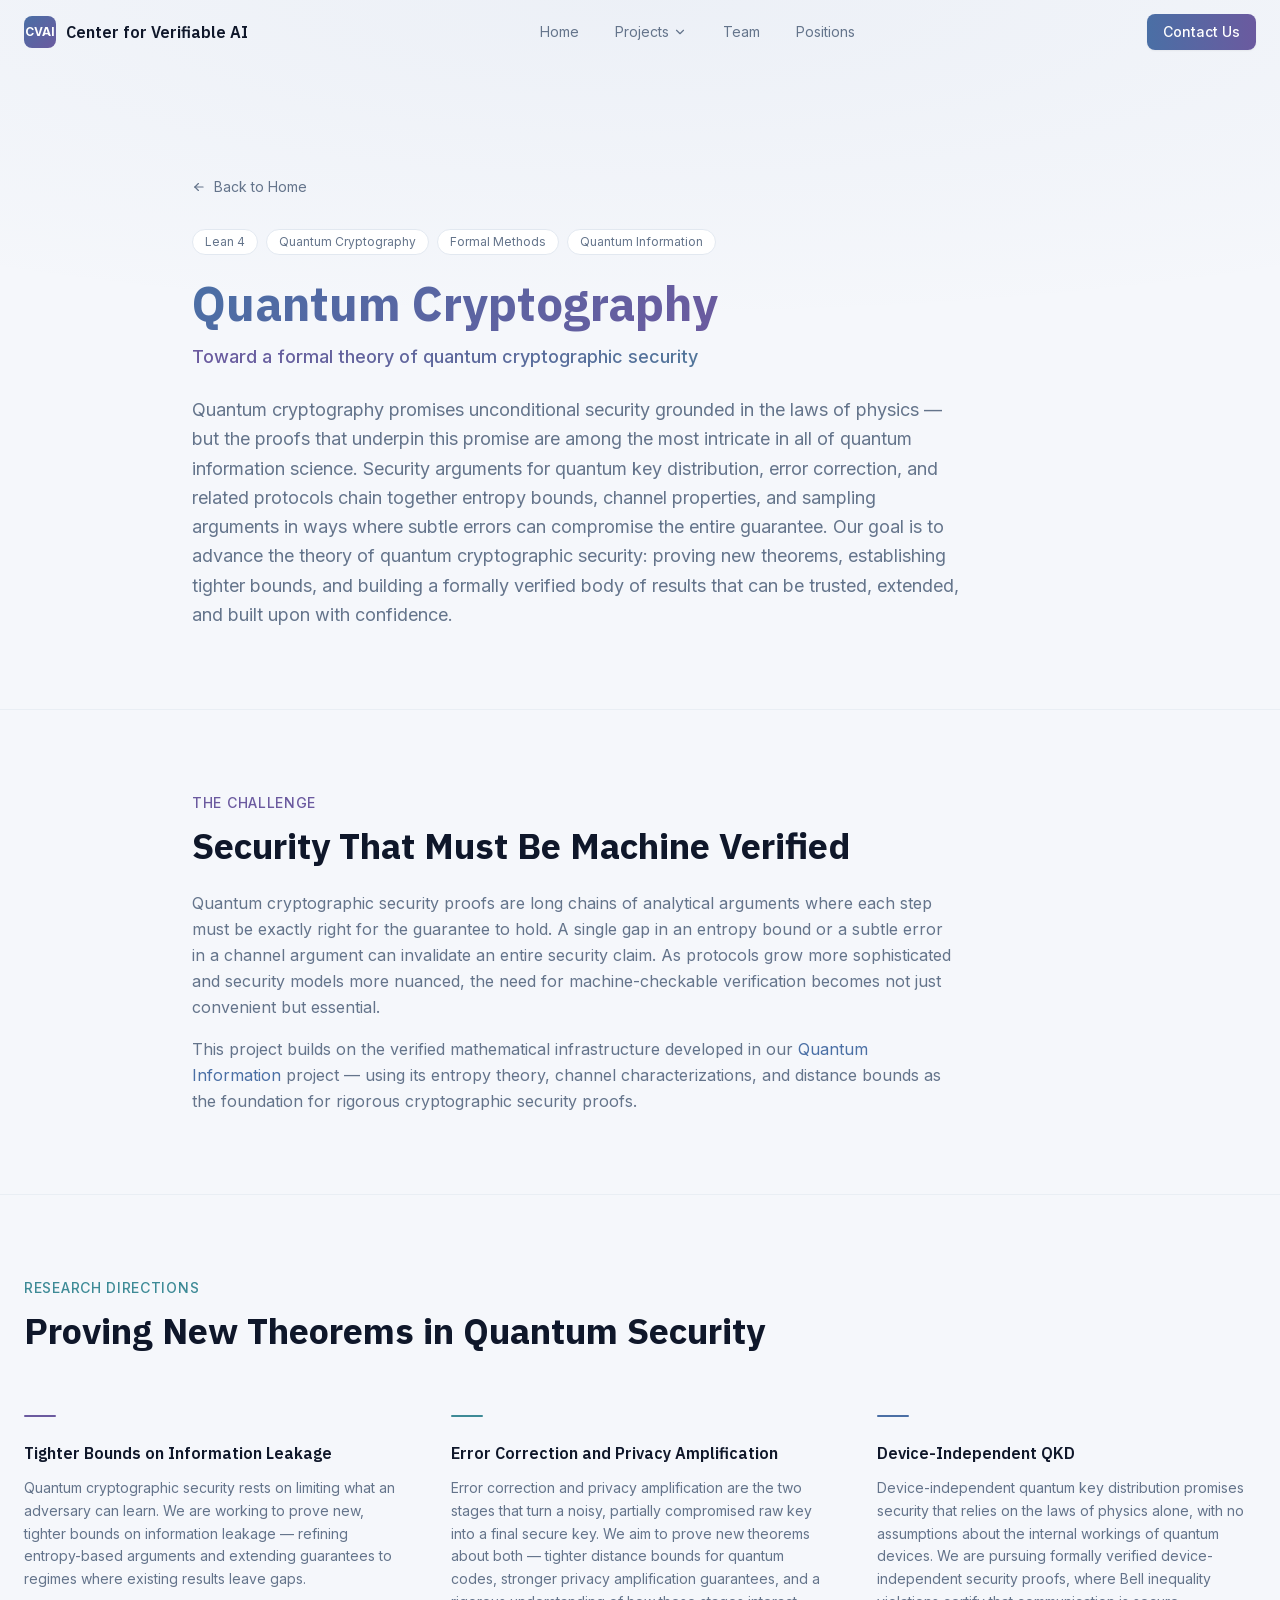
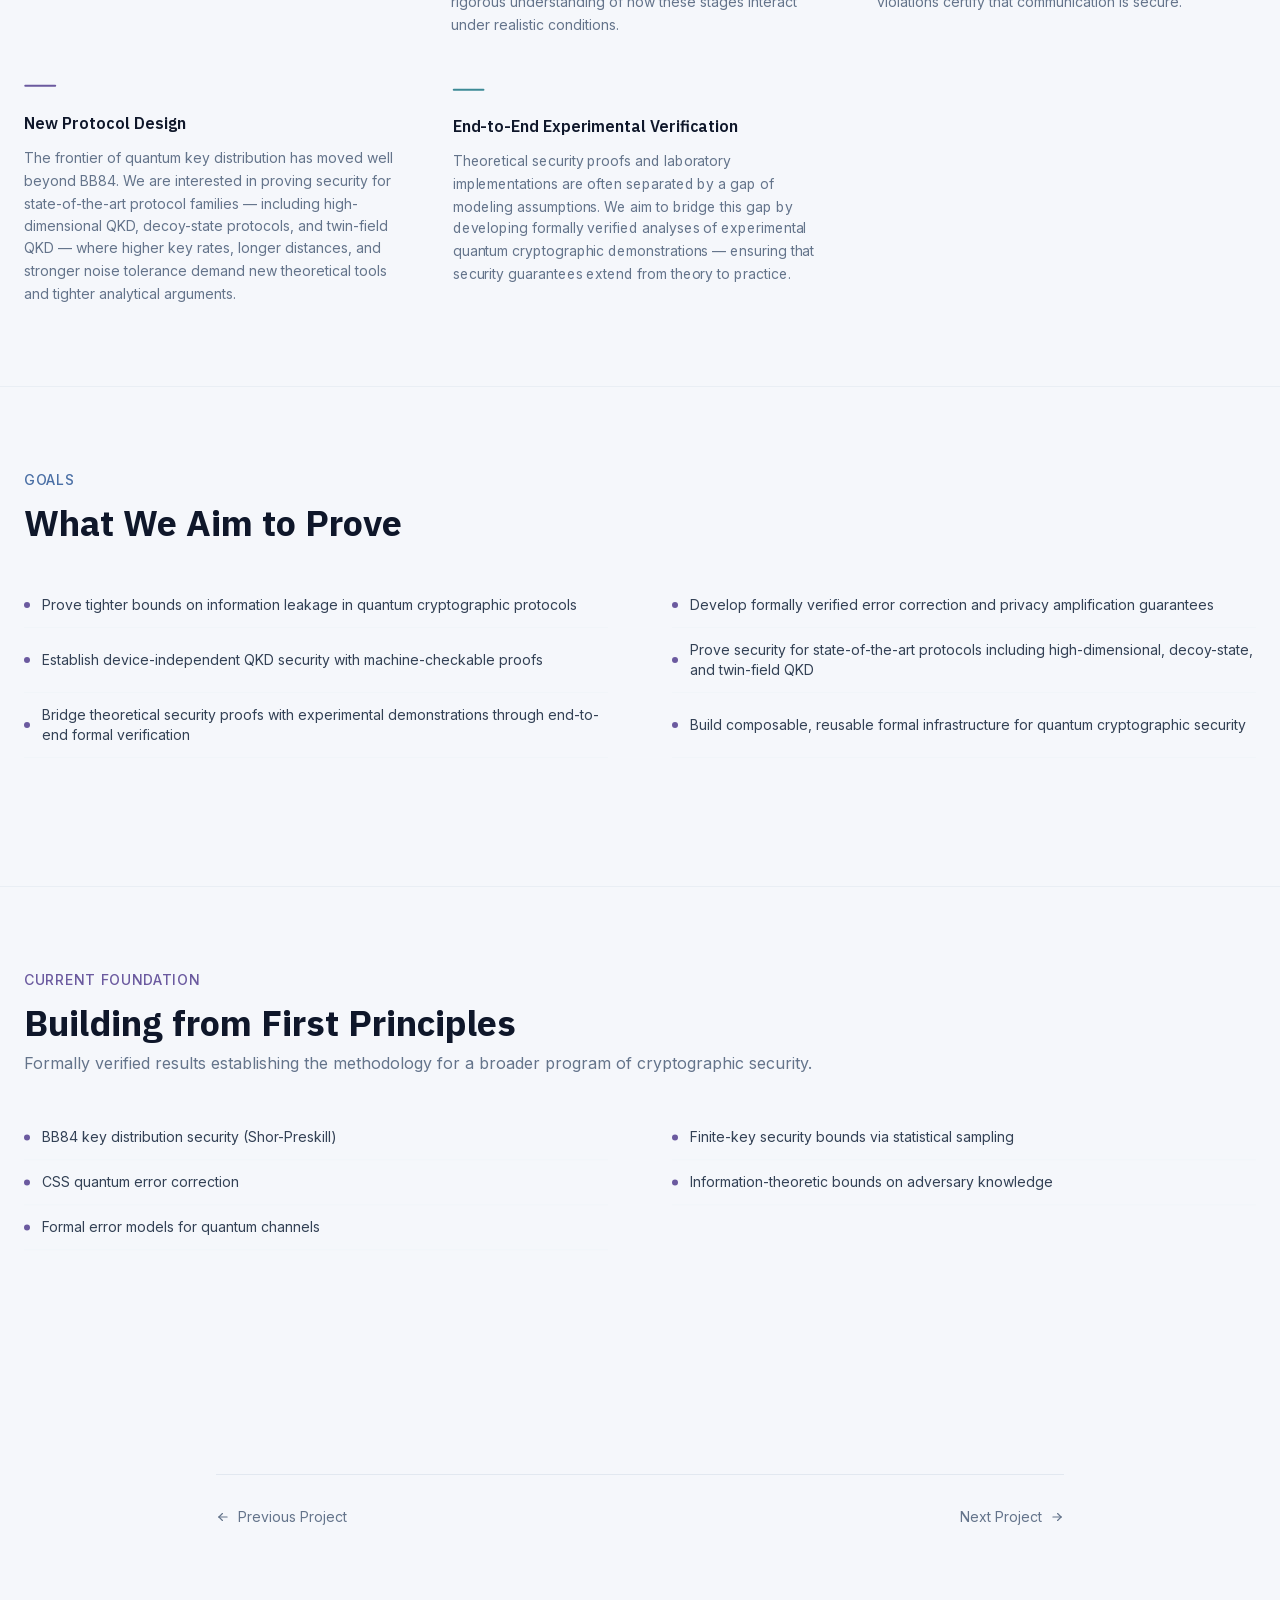
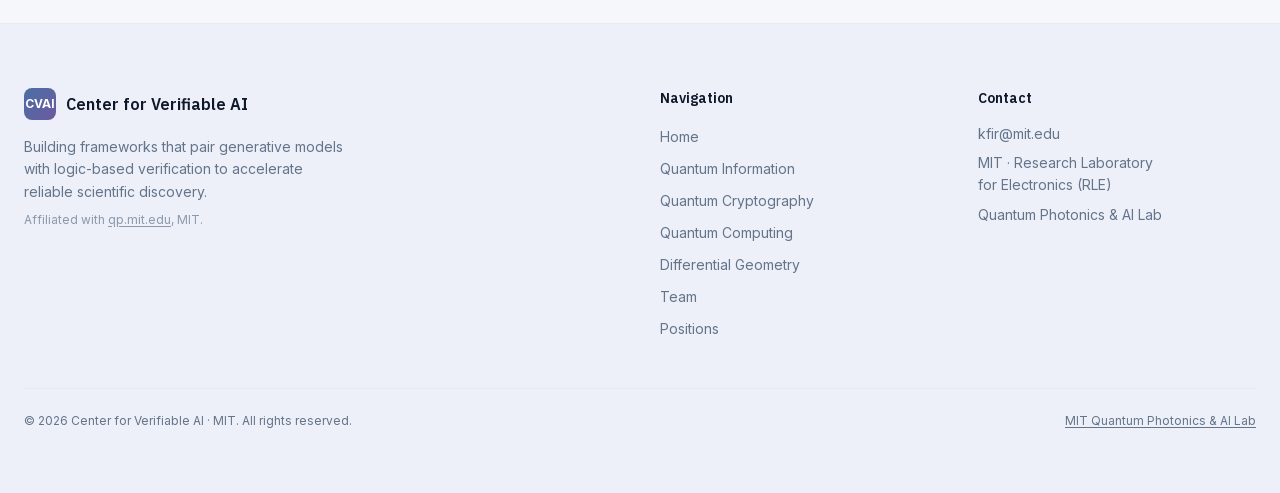
<file: projects/quantum-cryptography.html>
<!DOCTYPE html><!--ONd43j2Fk6WRL2qlQ1e4l--><html lang="en" class="inter_c15e96cb-module__0bjUvq__variable ibm_plex_sans_9fa80815-module__wA9lkq__variable"><head><meta charSet="utf-8"/><meta name="viewport" content="width=device-width, initial-scale=1"/><link rel="preload" href="/_next/static/media/03fc1b4a8d284b5e-s.p.af4fcd24.woff2" as="font" crossorigin="" type="font/woff2"/><link rel="preload" href="/_next/static/media/83afe278b6a6bb3c-s.p.3a6ba036.woff2" as="font" crossorigin="" type="font/woff2"/><link rel="stylesheet" href="/_next/static/chunks/513d6c7214de142a.css" data-precedence="next"/><link rel="preload" as="script" fetchPriority="low" href="/_next/static/chunks/99e96dbc88eb486a.js"/><script src="/_next/static/chunks/82abf2d65f5428ae.js" async=""></script><script src="/_next/static/chunks/0381c808fbaec563.js" async=""></script><script src="/_next/static/chunks/aee6c7720838f8a2.js" async=""></script><script src="/_next/static/chunks/turbopack-7b032204762fa159.js" async=""></script><script src="/_next/static/chunks/ffc22a34a7ca10f9.js" async=""></script><script src="/_next/static/chunks/ca027b237218cb74.js" async=""></script><script src="/_next/static/chunks/ff1a16fafef87110.js" async=""></script><script src="/_next/static/chunks/d2be314c3ece3fbe.js" async=""></script><script src="/_next/static/chunks/2ea4aad2bf835fd8.js" async=""></script><meta name="next-size-adjust" content=""/><title>Center for Verifiable AI (CVAI)</title><meta name="description" content="Building frameworks that combine generative models with logic-based verification for machine-checkable scientific discovery."/><meta name="keywords" content="automated theorem proving,formal verification,AI,machine learning"/><link rel="icon" href="/favicon.ico?favicon.44c5cd37.ico" sizes="32x32" type="image/x-icon"/><link rel="icon" href="/icon.png?icon.3be07865.png" sizes="512x512" type="image/png"/><link rel="apple-touch-icon" href="/apple-icon.png?apple-icon.ebbc633b.png" sizes="180x180" type="image/png"/><script src="/_next/static/chunks/a6dad97d9634a72d.js" noModule=""></script></head><body class="bg-background text-foreground antialiased font-sans"><div hidden=""><!--$--><!--/$--></div><div class="fixed inset-0 -z-10 pointer-events-none"><div class="absolute inset-0 bg-[#f5f7fb]"></div><div class="absolute top-0 inset-x-0 h-[60vh]" style="background:radial-gradient(ellipse 100% 60% at 50% 0%, rgba(74,111,165,0.05) 0%, transparent 100%)"></div></div><header class="fixed top-0 left-0 right-0 z-50 transition-all duration-300" style="background:rgba(245,247,251,0);backdrop-filter:none;-webkit-backdrop-filter:none;border-bottom:1px solid transparent;box-shadow:none"><div class="max-w-7xl mx-auto px-6 h-16 flex items-center justify-between"><a class="flex items-center gap-2.5 group" href="/"><div class="w-8 h-8 rounded-lg bg-gradient-to-br from-[#4a6fa5] to-[#6b5a9f] flex items-center justify-center text-white font-bold text-xs transition-all duration-300">CVAI</div><span class="font-heading font-semibold text-slate-900 hidden sm:block">Center for Verifiable AI</span></a><nav class="hidden md:flex items-center gap-1"><a class="px-4 py-2 rounded-lg text-sm transition-all duration-200 text-foreground-muted hover:text-slate-900 hover:bg-slate-100/70" href="/">Home</a><div class="relative"><button class="flex items-center gap-1 px-4 py-2 rounded-lg text-sm text-foreground-muted hover:text-slate-900 hover:bg-slate-100/70 transition-all duration-200">Projects<svg xmlns="http://www.w3.org/2000/svg" width="14" height="14" viewBox="0 0 24 24" fill="none" stroke="currentColor" stroke-width="2" stroke-linecap="round" stroke-linejoin="round" class="tabler-icon tabler-icon-chevron-down transition-transform duration-200 "><path d="M6 9l6 6l6 -6"></path></svg></button></div><a class="px-4 py-2 rounded-lg text-sm transition-all duration-200 text-foreground-muted hover:text-slate-900 hover:bg-slate-100/70" href="/team">Team</a><a class="px-4 py-2 rounded-lg text-sm transition-all duration-200 text-foreground-muted hover:text-slate-900 hover:bg-slate-100/70" href="/positions">Positions</a></nav><div class="hidden md:flex items-center gap-3"><a class="px-4 py-2 text-sm rounded-lg bg-gradient-to-r from-[#4a6fa5] to-[#6b5a9f] text-white font-medium hover:brightness-110 transition-all duration-300 shadow-sm" href="mailto:kfir@mit.edu">Contact Us</a></div><button class="md:hidden p-2 text-foreground-muted hover:text-slate-900 transition-colors" aria-label="Toggle menu"><svg xmlns="http://www.w3.org/2000/svg" width="20" height="20" viewBox="0 0 24 24" fill="none" stroke="currentColor" stroke-width="2" stroke-linecap="round" stroke-linejoin="round" class="tabler-icon tabler-icon-menu-2 "><path d="M4 6l16 0"></path><path d="M4 12l16 0"></path><path d="M4 18l16 0"></path></svg></button></div></header><main class="min-h-screen"><div class="min-h-screen pt-24 pb-24"><section class="relative py-20 px-6"><div class="max-w-4xl mx-auto"><div style="opacity:0;transform:translateY(20px)"><a class="inline-flex items-center gap-2 text-foreground-muted hover:text-slate-900 text-sm transition-colors duration-200 mb-8" href="/"><svg xmlns="http://www.w3.org/2000/svg" width="14" height="14" viewBox="0 0 24 24" fill="none" stroke="currentColor" stroke-width="2" stroke-linecap="round" stroke-linejoin="round" class="tabler-icon tabler-icon-arrow-left "><path d="M5 12l14 0"></path><path d="M5 12l6 6"></path><path d="M5 12l6 -6"></path></svg>Back to Home</a></div><div class="flex flex-wrap gap-2 mb-6" style="opacity:0"><span class="px-3 py-1 rounded-full text-xs bg-white border border-slate-200 text-foreground-muted">Lean 4</span><span class="px-3 py-1 rounded-full text-xs bg-white border border-slate-200 text-foreground-muted">Quantum Cryptography</span><span class="px-3 py-1 rounded-full text-xs bg-white border border-slate-200 text-foreground-muted">Formal Methods</span><span class="px-3 py-1 rounded-full text-xs bg-white border border-slate-200 text-foreground-muted">Quantum Information</span></div><h1 class="font-heading text-4xl sm:text-5xl font-bold text-slate-900 mb-4" style="opacity:0;transform:translateY(30px)"><span class="gradient-text ">Quantum Cryptography</span></h1><p class="text-lg font-medium bg-gradient-to-r from-[#6b5a9f] to-[#3d8a96] bg-clip-text text-transparent mb-6" style="opacity:0;transform:translateY(20px)">Toward a formal theory of quantum cryptographic security</p><p class="text-foreground-muted text-lg leading-relaxed max-w-3xl" style="opacity:0;transform:translateY(20px)">Quantum cryptography promises unconditional security grounded in the laws of physics — but the proofs that underpin this promise are among the most intricate in all of quantum information science. Security arguments for quantum key distribution, error correction, and related protocols chain together entropy bounds, channel properties, and sampling arguments in ways where subtle errors can compromise the entire guarantee. Our goal is to advance the theory of quantum cryptographic security: proving new theorems, establishing tighter bounds, and building a formally verified body of results that can be trusted, extended, and built upon with confidence.</p></div></section><section class="py-20 px-6 border-t border-slate-200/60"><div class="max-w-4xl mx-auto"><div style="opacity:0;transform:translateY(40px)"><span class="text-sm text-accent-plum font-medium tracking-wider uppercase">The Challenge</span><h2 class="font-heading text-3xl sm:text-4xl font-bold text-slate-900 mt-3 mb-6">Security That Must Be Machine Verified</h2><p class="text-foreground-muted text-base leading-relaxed mb-4 max-w-3xl">Quantum cryptographic security proofs are long chains of analytical arguments where each step must be exactly right for the guarantee to hold. A single gap in an entropy bound or a subtle error in a channel argument can invalidate an entire security claim. As protocols grow more sophisticated and security models more nuanced, the need for machine-checkable verification becomes not just convenient but essential.</p><p class="text-foreground-muted text-base leading-relaxed max-w-3xl">This project builds on the verified mathematical infrastructure developed in our<!-- --> <a class="text-accent-steel hover:underline" href="/projects/quantum-information">Quantum Information</a> <!-- -->project — using its entropy theory, channel characterizations, and distance bounds as the foundation for rigorous cryptographic security proofs.</p></div></div></section><section class="py-20 px-6 border-t border-slate-200/60"><div class="max-w-7xl mx-auto"><div class="mb-16" style="opacity:0;transform:translateY(40px)"><span class="text-sm text-accent-teal font-medium tracking-wider uppercase">Research Directions</span><h2 class="font-heading text-3xl sm:text-4xl font-bold text-slate-900 mt-3">Proving New Theorems in Quantum Security</h2></div><div class="grid grid-cols-1 md:grid-cols-2 lg:grid-cols-3 gap-12" style="opacity:0"><div class="flex flex-col" style="opacity:0;transform:translateY(20px) scale(0.95)"><div class="w-8 h-0.5 rounded-full mb-6" style="background:#6b5a9f"></div><h3 class="font-heading text-base font-semibold text-slate-900 mb-3">Tighter Bounds on Information Leakage</h3><p class="text-foreground-muted text-sm leading-relaxed">Quantum cryptographic security rests on limiting what an adversary can learn. We are working to prove new, tighter bounds on information leakage — refining entropy-based arguments and extending guarantees to regimes where existing results leave gaps.</p></div><div class="flex flex-col" style="opacity:0;transform:translateY(20px) scale(0.95)"><div class="w-8 h-0.5 rounded-full mb-6" style="background:#3d8a96"></div><h3 class="font-heading text-base font-semibold text-slate-900 mb-3">Error Correction and Privacy Amplification</h3><p class="text-foreground-muted text-sm leading-relaxed">Error correction and privacy amplification are the two stages that turn a noisy, partially compromised raw key into a final secure key. We aim to prove new theorems about both — tighter distance bounds for quantum codes, stronger privacy amplification guarantees, and a rigorous understanding of how these stages interact under realistic conditions.</p></div><div class="flex flex-col" style="opacity:0;transform:translateY(20px) scale(0.95)"><div class="w-8 h-0.5 rounded-full mb-6" style="background:#4a6fa5"></div><h3 class="font-heading text-base font-semibold text-slate-900 mb-3">Device-Independent QKD</h3><p class="text-foreground-muted text-sm leading-relaxed">Device-independent quantum key distribution promises security that relies on the laws of physics alone, with no assumptions about the internal workings of quantum devices. We are pursuing formally verified device-independent security proofs, where Bell inequality violations certify that communication is secure.</p></div><div class="flex flex-col" style="opacity:0;transform:translateY(20px) scale(0.95)"><div class="w-8 h-0.5 rounded-full mb-6" style="background:#6b5a9f"></div><h3 class="font-heading text-base font-semibold text-slate-900 mb-3">New Protocol Design</h3><p class="text-foreground-muted text-sm leading-relaxed">The frontier of quantum key distribution has moved well beyond BB84. We are interested in proving security for state-of-the-art protocol families — including high-dimensional QKD, decoy-state protocols, and twin-field QKD — where higher key rates, longer distances, and stronger noise tolerance demand new theoretical tools and tighter analytical arguments.</p></div><div class="flex flex-col" style="opacity:0;transform:translateY(20px) scale(0.95)"><div class="w-8 h-0.5 rounded-full mb-6" style="background:#3d8a96"></div><h3 class="font-heading text-base font-semibold text-slate-900 mb-3">End-to-End Experimental Verification</h3><p class="text-foreground-muted text-sm leading-relaxed">Theoretical security proofs and laboratory implementations are often separated by a gap of modeling assumptions. We aim to bridge this gap by developing formally verified analyses of experimental quantum cryptographic demonstrations — ensuring that security guarantees extend from theory to practice.</p></div></div></div></section><section class="py-20 px-6 border-t border-slate-200/60"><div class="max-w-7xl mx-auto"><div class="mb-10" style="opacity:0;transform:translateY(40px)"><span class="text-sm text-accent-steel font-medium tracking-wider uppercase">Goals</span><h2 class="font-heading text-3xl sm:text-4xl font-bold text-slate-900 mt-3 mb-2">What We Aim to Prove</h2></div><div style="opacity:0;transform:translateY(40px)"><div class="grid grid-cols-1 sm:grid-cols-2 gap-x-16 mb-12"><div class="flex items-center gap-3 py-3 border-b border-slate-100"><div class="w-1.5 h-1.5 rounded-full flex-shrink-0" style="background:#6b5a9f"></div><span class="text-slate-700 text-sm">Prove tighter bounds on information leakage in quantum cryptographic protocols</span></div><div class="flex items-center gap-3 py-3 border-b border-slate-100"><div class="w-1.5 h-1.5 rounded-full flex-shrink-0" style="background:#6b5a9f"></div><span class="text-slate-700 text-sm">Develop formally verified error correction and privacy amplification guarantees</span></div><div class="flex items-center gap-3 py-3 border-b border-slate-100"><div class="w-1.5 h-1.5 rounded-full flex-shrink-0" style="background:#6b5a9f"></div><span class="text-slate-700 text-sm">Establish device-independent QKD security with machine-checkable proofs</span></div><div class="flex items-center gap-3 py-3 border-b border-slate-100"><div class="w-1.5 h-1.5 rounded-full flex-shrink-0" style="background:#6b5a9f"></div><span class="text-slate-700 text-sm">Prove security for state-of-the-art protocols including high-dimensional, decoy-state, and twin-field QKD</span></div><div class="flex items-center gap-3 py-3 border-b border-slate-100"><div class="w-1.5 h-1.5 rounded-full flex-shrink-0" style="background:#6b5a9f"></div><span class="text-slate-700 text-sm">Bridge theoretical security proofs with experimental demonstrations through end-to-end formal verification</span></div><div class="flex items-center gap-3 py-3 border-b border-slate-100"><div class="w-1.5 h-1.5 rounded-full flex-shrink-0" style="background:#6b5a9f"></div><span class="text-slate-700 text-sm">Build composable, reusable formal infrastructure for quantum cryptographic security</span></div></div></div></div></section><section class="py-20 px-6 border-t border-slate-200/60"><div class="max-w-7xl mx-auto"><div class="mb-10" style="opacity:0;transform:translateY(40px)"><span class="text-sm text-accent-plum font-medium tracking-wider uppercase">Current Foundation</span><h2 class="font-heading text-3xl sm:text-4xl font-bold text-slate-900 mt-3 mb-2">Building from First Principles</h2><p class="text-foreground-muted text-base">Formally verified results establishing the methodology for a broader program of cryptographic security.</p></div><div style="opacity:0;transform:translateY(40px)"><div class="grid grid-cols-1 sm:grid-cols-2 gap-x-16 mb-20"><div class="flex items-center gap-3 py-3 border-b border-slate-100"><div class="w-1.5 h-1.5 rounded-full flex-shrink-0" style="background:#6b5a9f"></div><span class="text-slate-700 text-sm">BB84 key distribution security (Shor-Preskill)</span></div><div class="flex items-center gap-3 py-3 border-b border-slate-100"><div class="w-1.5 h-1.5 rounded-full flex-shrink-0" style="background:#6b5a9f"></div><span class="text-slate-700 text-sm">Finite-key security bounds via statistical sampling</span></div><div class="flex items-center gap-3 py-3 border-b border-slate-100"><div class="w-1.5 h-1.5 rounded-full flex-shrink-0" style="background:#6b5a9f"></div><span class="text-slate-700 text-sm">CSS quantum error correction</span></div><div class="flex items-center gap-3 py-3 border-b border-slate-100"><div class="w-1.5 h-1.5 rounded-full flex-shrink-0" style="background:#6b5a9f"></div><span class="text-slate-700 text-sm">Information-theoretic bounds on adversary knowledge</span></div><div class="flex items-center gap-3 py-3 border-b border-slate-100"><div class="w-1.5 h-1.5 rounded-full flex-shrink-0" style="background:#6b5a9f"></div><span class="text-slate-700 text-sm">Formal error models for quantum channels</span></div></div></div></div></section><div class="max-w-4xl mx-auto px-6 mt-16"><div class="flex items-center justify-between pt-8 border-t border-slate-200"><a class="flex items-center gap-2 text-foreground-muted hover:text-slate-900 text-sm transition-colors duration-200" href="/projects/quantum-information"><svg xmlns="http://www.w3.org/2000/svg" width="14" height="14" viewBox="0 0 24 24" fill="none" stroke="currentColor" stroke-width="2" stroke-linecap="round" stroke-linejoin="round" class="tabler-icon tabler-icon-arrow-left "><path d="M5 12l14 0"></path><path d="M5 12l6 6"></path><path d="M5 12l6 -6"></path></svg>Previous Project</a><a class="flex items-center gap-2 text-foreground-muted hover:text-slate-900 text-sm transition-colors duration-200" href="/projects/quantum-computing">Next Project<svg xmlns="http://www.w3.org/2000/svg" width="14" height="14" viewBox="0 0 24 24" fill="none" stroke="currentColor" stroke-width="2" stroke-linecap="round" stroke-linejoin="round" class="tabler-icon tabler-icon-arrow-right "><path d="M5 12l14 0"></path><path d="M13 18l6 -6"></path><path d="M13 6l6 6"></path></svg></a></div></div></div><!--$--><!--/$--></main><footer class="bg-[#edf0f8] border-t border-slate-200/60"><div class="max-w-7xl mx-auto px-6 py-16"><div class="grid grid-cols-1 md:grid-cols-4 gap-10"><div class="md:col-span-2"><div class="flex items-center gap-2.5 mb-4"><div class="w-8 h-8 rounded-lg bg-gradient-to-br from-[#4a6fa5] to-[#6b5a9f] flex items-center justify-center text-white font-bold text-xs">CVAI</div><span class="font-heading font-semibold text-slate-900">Center for Verifiable AI</span></div><p class="text-foreground-muted text-sm leading-relaxed max-w-xs mb-2">Building frameworks that pair generative models with logic-based verification to accelerate reliable scientific discovery.</p><p class="text-foreground-muted/70 text-xs mb-6">Affiliated with<!-- --> <a href="https://qp.mit.edu" target="_blank" rel="noopener noreferrer" class="hover:text-foreground-muted transition-colors underline underline-offset-2">qp.mit.edu</a>, MIT.</p></div><div><h3 class="text-slate-900 font-heading font-semibold text-sm mb-4">Navigation</h3><ul class="space-y-2"><li><a class="text-foreground-muted text-sm hover:text-slate-900 transition-colors duration-200" href="/">Home</a></li><li><a class="text-foreground-muted text-sm hover:text-slate-900 transition-colors duration-200" href="/projects/quantum-information">Quantum Information</a></li><li><a class="text-foreground-muted text-sm hover:text-slate-900 transition-colors duration-200" href="/projects/quantum-cryptography">Quantum Cryptography</a></li><li><a class="text-foreground-muted text-sm hover:text-slate-900 transition-colors duration-200" href="/projects/quantum-computing">Quantum Computing</a></li><li><a class="text-foreground-muted text-sm hover:text-slate-900 transition-colors duration-200" href="/projects/differential-geometry">Differential Geometry</a></li><li><a class="text-foreground-muted text-sm hover:text-slate-900 transition-colors duration-200" href="/team">Team</a></li><li><a class="text-foreground-muted text-sm hover:text-slate-900 transition-colors duration-200" href="/positions">Positions</a></li></ul></div><div><h3 class="text-slate-900 font-heading font-semibold text-sm mb-4">Contact</h3><ul class="space-y-2 text-sm text-foreground-muted"><li><a href="mailto:kfir@mit.edu" class="hover:text-slate-900 transition-colors duration-200">kfir@mit.edu</a></li><li class="leading-relaxed">MIT · Research Laboratory<br/>for Electronics (RLE)</li><li class="mt-3"><a href="https://qp.mit.edu" target="_blank" rel="noopener noreferrer" class="hover:text-slate-900 transition-colors duration-200">Quantum Photonics &amp; AI Lab</a></li></ul></div></div><div class="mt-12 pt-6 border-t border-slate-200/60 flex flex-col sm:flex-row items-center justify-between gap-3 text-xs text-foreground-muted"><span>© <!-- -->2026<!-- --> <!-- -->Center for Verifiable AI<!-- --> · MIT. All rights reserved.</span><a href="https://qp.mit.edu" target="_blank" rel="noopener noreferrer" class="hover:text-slate-900 transition-colors duration-200 underline underline-offset-2">MIT <!-- -->Quantum Photonics &amp; AI Lab</a></div></div></footer><script src="/_next/static/chunks/99e96dbc88eb486a.js" id="_R_" async=""></script><script>(self.__next_f=self.__next_f||[]).push([0])</script><script>self.__next_f.push([1,"1:\"$Sreact.fragment\"\n2:I[3265,[\"/_next/static/chunks/ffc22a34a7ca10f9.js\",\"/_next/static/chunks/ca027b237218cb74.js\"],\"default\"]\n3:I[39756,[\"/_next/static/chunks/ff1a16fafef87110.js\",\"/_next/static/chunks/d2be314c3ece3fbe.js\"],\"default\"]\n4:I[37457,[\"/_next/static/chunks/ff1a16fafef87110.js\",\"/_next/static/chunks/d2be314c3ece3fbe.js\"],\"default\"]\n5:I[22016,[\"/_next/static/chunks/ffc22a34a7ca10f9.js\",\"/_next/static/chunks/ca027b237218cb74.js\"],\"\"]\n11:I[68027,[],\"default\"]\n:HL[\"/_next/static/chunks/513d6c7214de142a.css\",\"style\"]\n:HL[\"/_next/static/media/03fc1b4a8d284b5e-s.p.af4fcd24.woff2\",\"font\",{\"crossOrigin\":\"\",\"type\":\"font/woff2\"}]\n:HL[\"/_next/static/media/83afe278b6a6bb3c-s.p.3a6ba036.woff2\",\"font\",{\"crossOrigin\":\"\",\"type\":\"font/woff2\"}]\n"])</script><script>self.__next_f.push([1,"0:{\"P\":null,\"b\":\"ONd43j2Fk6WRL2qlQ1e4l\",\"c\":[\"\",\"projects\",\"quantum-cryptography\"],\"q\":\"\",\"i\":false,\"f\":[[[\"\",{\"children\":[\"projects\",{\"children\":[\"quantum-cryptography\",{\"children\":[\"__PAGE__\",{}]}]}]},\"$undefined\",\"$undefined\",true],[[\"$\",\"$1\",\"c\",{\"children\":[[[\"$\",\"link\",\"0\",{\"rel\":\"stylesheet\",\"href\":\"/_next/static/chunks/513d6c7214de142a.css\",\"precedence\":\"next\",\"crossOrigin\":\"$undefined\",\"nonce\":\"$undefined\"}],[\"$\",\"script\",\"script-0\",{\"src\":\"/_next/static/chunks/ffc22a34a7ca10f9.js\",\"async\":true,\"nonce\":\"$undefined\"}],[\"$\",\"script\",\"script-1\",{\"src\":\"/_next/static/chunks/ca027b237218cb74.js\",\"async\":true,\"nonce\":\"$undefined\"}]],[\"$\",\"html\",null,{\"lang\":\"en\",\"className\":\"inter_c15e96cb-module__0bjUvq__variable ibm_plex_sans_9fa80815-module__wA9lkq__variable\",\"children\":[\"$\",\"body\",null,{\"className\":\"bg-background text-foreground antialiased font-sans\",\"children\":[[\"$\",\"div\",null,{\"className\":\"fixed inset-0 -z-10 pointer-events-none\",\"children\":[[\"$\",\"div\",null,{\"className\":\"absolute inset-0 bg-[#f5f7fb]\"}],[\"$\",\"div\",null,{\"className\":\"absolute top-0 inset-x-0 h-[60vh]\",\"style\":{\"background\":\"radial-gradient(ellipse 100% 60% at 50% 0%, rgba(74,111,165,0.05) 0%, transparent 100%)\"}}]]}],[\"$\",\"$L2\",null,{}],[\"$\",\"main\",null,{\"className\":\"min-h-screen\",\"children\":[\"$\",\"$L3\",null,{\"parallelRouterKey\":\"children\",\"error\":\"$undefined\",\"errorStyles\":\"$undefined\",\"errorScripts\":\"$undefined\",\"template\":[\"$\",\"$L4\",null,{}],\"templateStyles\":\"$undefined\",\"templateScripts\":\"$undefined\",\"notFound\":[[[\"$\",\"title\",null,{\"children\":\"404: This page could not be found.\"}],[\"$\",\"div\",null,{\"style\":{\"fontFamily\":\"system-ui,\\\"Segoe UI\\\",Roboto,Helvetica,Arial,sans-serif,\\\"Apple Color Emoji\\\",\\\"Segoe UI Emoji\\\"\",\"height\":\"100vh\",\"textAlign\":\"center\",\"display\":\"flex\",\"flexDirection\":\"column\",\"alignItems\":\"center\",\"justifyContent\":\"center\"},\"children\":[\"$\",\"div\",null,{\"children\":[[\"$\",\"style\",null,{\"dangerouslySetInnerHTML\":{\"__html\":\"body{color:#000;background:#fff;margin:0}.next-error-h1{border-right:1px solid rgba(0,0,0,.3)}@media (prefers-color-scheme:dark){body{color:#fff;background:#000}.next-error-h1{border-right:1px solid rgba(255,255,255,.3)}}\"}}],[\"$\",\"h1\",null,{\"className\":\"next-error-h1\",\"style\":{\"display\":\"inline-block\",\"margin\":\"0 20px 0 0\",\"padding\":\"0 23px 0 0\",\"fontSize\":24,\"fontWeight\":500,\"verticalAlign\":\"top\",\"lineHeight\":\"49px\"},\"children\":404}],[\"$\",\"div\",null,{\"style\":{\"display\":\"inline-block\"},\"children\":[\"$\",\"h2\",null,{\"style\":{\"fontSize\":14,\"fontWeight\":400,\"lineHeight\":\"49px\",\"margin\":0},\"children\":\"This page could not be found.\"}]}]]}]}]],[]],\"forbidden\":\"$undefined\",\"unauthorized\":\"$undefined\"}]}],[\"$\",\"footer\",null,{\"className\":\"bg-[#edf0f8] border-t border-slate-200/60\",\"children\":[\"$\",\"div\",null,{\"className\":\"max-w-7xl mx-auto px-6 py-16\",\"children\":[[\"$\",\"div\",null,{\"className\":\"grid grid-cols-1 md:grid-cols-4 gap-10\",\"children\":[[\"$\",\"div\",null,{\"className\":\"md:col-span-2\",\"children\":[[\"$\",\"div\",null,{\"className\":\"flex items-center gap-2.5 mb-4\",\"children\":[[\"$\",\"div\",null,{\"className\":\"w-8 h-8 rounded-lg bg-gradient-to-br from-[#4a6fa5] to-[#6b5a9f] flex items-center justify-center text-white font-bold text-xs\",\"children\":\"CVAI\"}],[\"$\",\"span\",null,{\"className\":\"font-heading font-semibold text-slate-900\",\"children\":\"Center for Verifiable AI\"}]]}],[\"$\",\"p\",null,{\"className\":\"text-foreground-muted text-sm leading-relaxed max-w-xs mb-2\",\"children\":\"Building frameworks that pair generative models with logic-based verification to accelerate reliable scientific discovery.\"}],[\"$\",\"p\",null,{\"className\":\"text-foreground-muted/70 text-xs mb-6\",\"children\":[\"Affiliated with\",\" \",[\"$\",\"a\",null,{\"href\":\"https://qp.mit.edu\",\"target\":\"_blank\",\"rel\":\"noopener noreferrer\",\"className\":\"hover:text-foreground-muted transition-colors underline underline-offset-2\",\"children\":\"qp.mit.edu\"}],\", MIT.\"]}]]}],[\"$\",\"div\",null,{\"children\":[[\"$\",\"h3\",null,{\"className\":\"text-slate-900 font-heading font-semibold text-sm mb-4\",\"children\":\"Navigation\"}],[\"$\",\"ul\",null,{\"className\":\"space-y-2\",\"children\":[[\"$\",\"li\",\"/\",{\"children\":[\"$\",\"$L5\",null,{\"href\":\"/\",\"className\":\"text-foreground-muted text-sm hover:text-slate-900 transition-colors duration-200\",\"children\":\"Home\"}]}],[\"$\",\"li\",\"/projects/quantum-information\",{\"children\":[\"$\",\"$L5\",null,{\"href\":\"/projects/quantum-information\",\"className\":\"text-foreground-muted text-sm hover:text-slate-900 transition-colors duration-200\",\"children\":\"Quantum Information\"}]}],\"$L6\",\"$L7\",\"$L8\",\"$L9\",\"$La\"]}]]}],\"$Lb\"]}],\"$Lc\"]}]}]]}]}]]}],{\"children\":[\"$Ld\",{\"children\":[\"$Le\",{\"children\":[\"$Lf\",{},null,false,false]},null,false,false]},null,false,false]},null,false,false],\"$L10\",false]],\"m\":\"$undefined\",\"G\":[\"$11\",[]],\"S\":true}\n"])</script><script>self.__next_f.push([1,"12:I[47257,[\"/_next/static/chunks/ff1a16fafef87110.js\",\"/_next/static/chunks/d2be314c3ece3fbe.js\"],\"ClientPageRoot\"]\n13:I[8931,[\"/_next/static/chunks/ffc22a34a7ca10f9.js\",\"/_next/static/chunks/ca027b237218cb74.js\",\"/_next/static/chunks/2ea4aad2bf835fd8.js\"],\"default\"]\n16:I[97367,[\"/_next/static/chunks/ff1a16fafef87110.js\",\"/_next/static/chunks/d2be314c3ece3fbe.js\"],\"OutletBoundary\"]\n17:\"$Sreact.suspense\"\n19:I[97367,[\"/_next/static/chunks/ff1a16fafef87110.js\",\"/_next/static/chunks/d2be314c3ece3fbe.js\"],\"ViewportBoundary\"]\n1b:I[97367,[\"/_next/static/chunks/ff1a16fafef87110.js\",\"/_next/static/chunks/d2be314c3ece3fbe.js\"],\"MetadataBoundary\"]\n6:[\"$\",\"li\",\"/projects/quantum-cryptography\",{\"children\":[\"$\",\"$L5\",null,{\"href\":\"/projects/quantum-cryptography\",\"className\":\"text-foreground-muted text-sm hover:text-slate-900 transition-colors duration-200\",\"children\":\"Quantum Cryptography\"}]}]\n7:[\"$\",\"li\",\"/projects/quantum-computing\",{\"children\":[\"$\",\"$L5\",null,{\"href\":\"/projects/quantum-computing\",\"className\":\"text-foreground-muted text-sm hover:text-slate-900 transition-colors duration-200\",\"children\":\"Quantum Computing\"}]}]\n8:[\"$\",\"li\",\"/projects/differential-geometry\",{\"children\":[\"$\",\"$L5\",null,{\"href\":\"/projects/differential-geometry\",\"className\":\"text-foreground-muted text-sm hover:text-slate-900 transition-colors duration-200\",\"children\":\"Differential Geometry\"}]}]\n9:[\"$\",\"li\",\"/team\",{\"children\":[\"$\",\"$L5\",null,{\"href\":\"/team\",\"className\":\"text-foreground-muted text-sm hover:text-slate-900 transition-colors duration-200\",\"children\":\"Team\"}]}]\na:[\"$\",\"li\",\"/positions\",{\"children\":[\"$\",\"$L5\",null,{\"href\":\"/positions\",\"className\":\"text-foreground-muted text-sm hover:text-slate-900 transition-colors duration-200\",\"children\":\"Positions\"}]}]\nb:[\"$\",\"div\",null,{\"children\":[[\"$\",\"h3\",null,{\"className\":\"text-slate-900 font-heading font-semibold text-sm mb-4\",\"children\":\"Contact\"}],[\"$\",\"ul\",null,{\"className\":\"space-y-2 text-sm text-foreground-muted\",\"children\":[[\"$\",\"li\",null,{\"children\":[\"$\",\"a\",null,{\"href\":\"mailto:kfir@mit.edu\",\"className\":\"hover:text-slate-900 transition-colors duration-200\",\"children\":\"kfir@mit.edu\"}]}],[\"$\",\"li\",null,{\"className\":\"leading-relaxed\",\"children\":[\"MIT · Research Laboratory\",[\"$\",\"br\",null,{}],\"for Electronics (RLE)\"]}],[\"$\",\"li\",null,{\"className\":\"mt-3\",\"children\":[\"$\",\"a\",null,{\"href\":\"https://qp.mit.edu\",\"target\":\"_blank\",\"rel\":\"noopener noreferrer\",\"className\":\"hover:text-slate-900 transition-colors duration-200\",\"children\":\"Quantum Photonics \u0026 AI Lab\"}]}]]}]]}]\nc:[\"$\",\"div\",null,{\"className\":\"mt-12 pt-6 border-t border-slate-200/60 flex flex-col sm:flex-row items-center justify-between gap-3 text-xs text-foreground-muted\",\"children\":[[\"$\",\"span\",null,{\"children\":[\"© \",2026,\" \",\"Center for Verifiable AI\",\" · MIT. All rights reserved.\"]}],[\"$\",\"a\",null,{\"href\":\"https://qp.mit.edu\",\"target\":\"_blank\",\"rel\":\"noopener noreferrer\",\"className\":\"hover:text-slate-900 transition-colors duration-200 underline underline-offset-2\",\"children\":[\"MIT \",\"Quantum Photonics \u0026 AI Lab\"]}]]}]\nd:[\"$\",\"$1\",\"c\",{\"children\":[null,[\"$\",\"$L3\",null,{\"parallelRouterKey\":\"children\",\"error\":\"$undefined\",\"errorStyles\":\"$undefined\",\"errorScripts\":\"$undefined\",\"template\":[\"$\",\"$L4\",null,{}],\"templateStyles\":\"$undefined\",\"templateScripts\":\"$undefined\",\"notFound\":\"$undefined\",\"forbidden\":\"$undefined\",\"unauthorized\":\"$undefined\"}]]}]\ne:[\"$\",\"$1\",\"c\",{\"children\":[null,[\"$\",\"$L3\",null,{\"parallelRouterKey\":\"children\",\"error\":\"$undefined\",\"errorStyles\":\"$undefined\",\"errorScripts\":\"$undefined\",\"template\":[\"$\",\"$L4\",null,{}],\"templateStyles\":\"$undefined\",\"templateScripts\":\"$undefined\",\"notFound\":\"$undefined\",\"forbidden\":\"$undefined\",\"unauthorized\":\"$undefined\"}]]}]\nf:[\"$\",\"$1\",\"c\",{\"children\":[[\"$\",\"$L12\",null,{\"Component\":\"$13\",\"serverProvidedParams\":{\"searchParams\":{},\"params\":{},\"promises\":[\"$@14\",\"$@15\"]}}],[[\"$\",\"script\",\"script-0\",{\"src\":\"/_next/static/chunks/2ea4aad2bf835fd8.js\",\"async\":true,\"nonce\":\"$undefined\"}]],[\"$\",\"$L16\",null,{\"children\":[\"$\",\"$17\",null,{\"name\":\"Next.MetadataOutlet\",\"children\":\"$@18\"}]}]]}]\n10:[\"$\",\"$1\",\""])</script><script>self.__next_f.push([1,"h\",{\"children\":[null,[\"$\",\"$L19\",null,{\"children\":\"$L1a\"}],[\"$\",\"div\",null,{\"hidden\":true,\"children\":[\"$\",\"$L1b\",null,{\"children\":[\"$\",\"$17\",null,{\"name\":\"Next.Metadata\",\"children\":\"$L1c\"}]}]}],[\"$\",\"meta\",null,{\"name\":\"next-size-adjust\",\"content\":\"\"}]]}]\n"])</script><script>self.__next_f.push([1,"14:{}\n15:\"$f:props:children:0:props:serverProvidedParams:params\"\n"])</script><script>self.__next_f.push([1,"1a:[[\"$\",\"meta\",\"0\",{\"charSet\":\"utf-8\"}],[\"$\",\"meta\",\"1\",{\"name\":\"viewport\",\"content\":\"width=device-width, initial-scale=1\"}]]\n"])</script><script>self.__next_f.push([1,"1d:I[27201,[\"/_next/static/chunks/ff1a16fafef87110.js\",\"/_next/static/chunks/d2be314c3ece3fbe.js\"],\"IconMark\"]\n18:null\n1c:[[\"$\",\"title\",\"0\",{\"children\":\"Center for Verifiable AI (CVAI)\"}],[\"$\",\"meta\",\"1\",{\"name\":\"description\",\"content\":\"Building frameworks that combine generative models with logic-based verification for machine-checkable scientific discovery.\"}],[\"$\",\"meta\",\"2\",{\"name\":\"keywords\",\"content\":\"automated theorem proving,formal verification,AI,machine learning\"}],[\"$\",\"link\",\"3\",{\"rel\":\"icon\",\"href\":\"/favicon.ico?favicon.44c5cd37.ico\",\"sizes\":\"32x32\",\"type\":\"image/x-icon\"}],[\"$\",\"link\",\"4\",{\"rel\":\"icon\",\"href\":\"/icon.png?icon.3be07865.png\",\"sizes\":\"512x512\",\"type\":\"image/png\"}],[\"$\",\"link\",\"5\",{\"rel\":\"apple-touch-icon\",\"href\":\"/apple-icon.png?apple-icon.ebbc633b.png\",\"sizes\":\"180x180\",\"type\":\"image/png\"}],[\"$\",\"$L1d\",\"6\",{}]]\n"])</script></body></html>
</file>
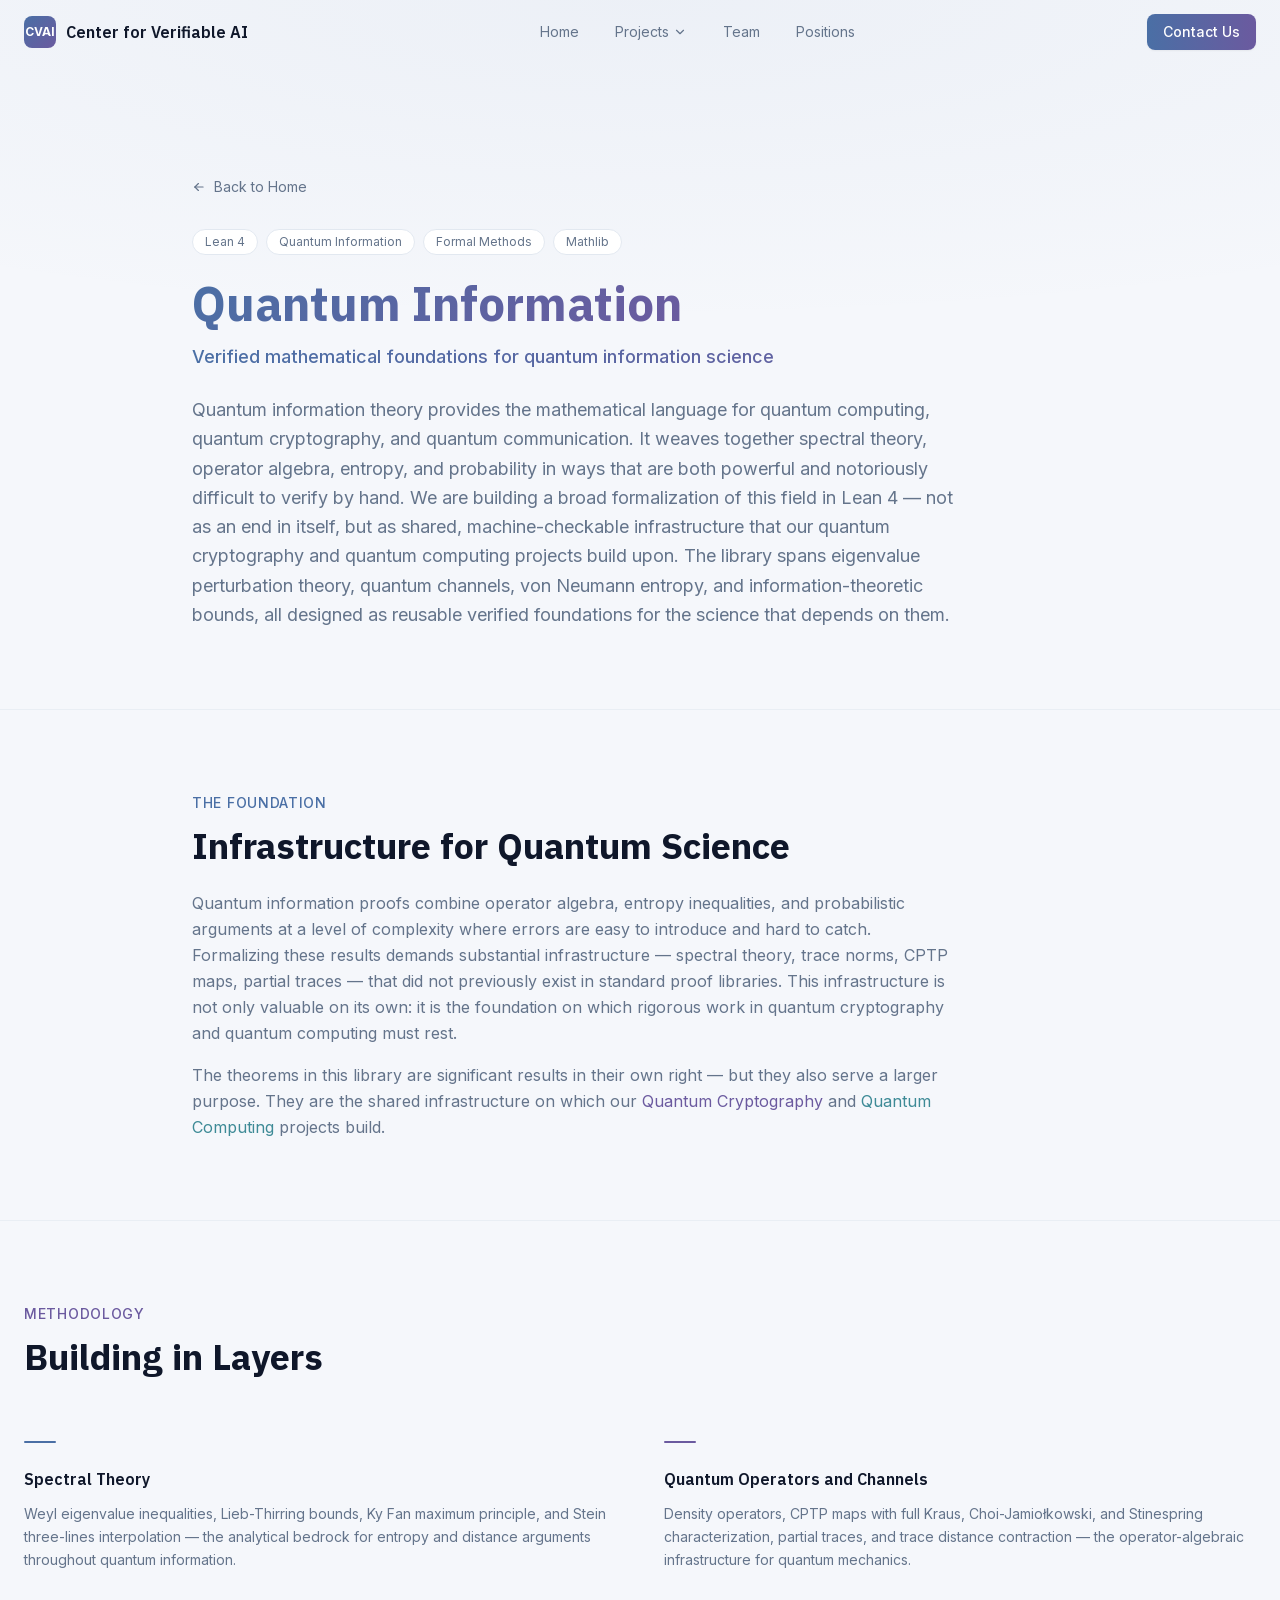
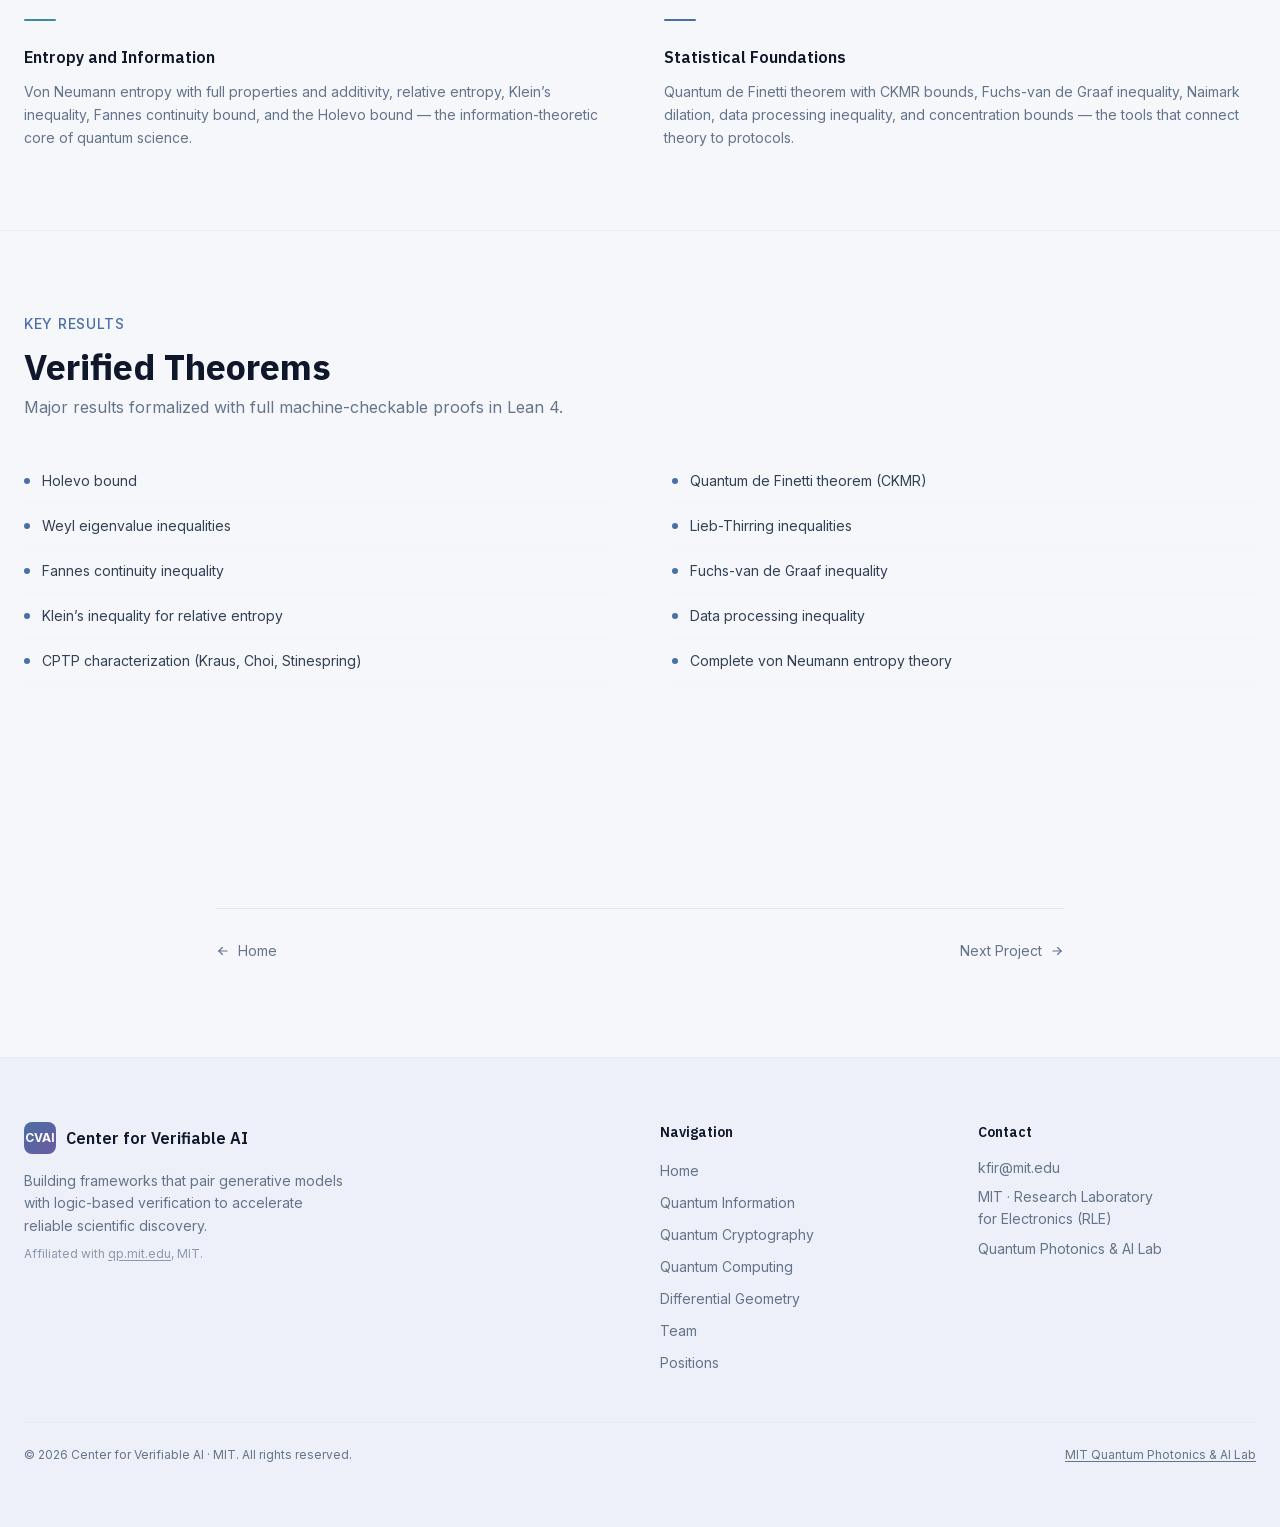
<file: projects/quantum-information.html>
<!DOCTYPE html><!--ONd43j2Fk6WRL2qlQ1e4l--><html lang="en" class="inter_c15e96cb-module__0bjUvq__variable ibm_plex_sans_9fa80815-module__wA9lkq__variable"><head><meta charSet="utf-8"/><meta name="viewport" content="width=device-width, initial-scale=1"/><link rel="preload" href="/_next/static/media/03fc1b4a8d284b5e-s.p.af4fcd24.woff2" as="font" crossorigin="" type="font/woff2"/><link rel="preload" href="/_next/static/media/83afe278b6a6bb3c-s.p.3a6ba036.woff2" as="font" crossorigin="" type="font/woff2"/><link rel="stylesheet" href="/_next/static/chunks/513d6c7214de142a.css" data-precedence="next"/><link rel="preload" as="script" fetchPriority="low" href="/_next/static/chunks/99e96dbc88eb486a.js"/><script src="/_next/static/chunks/82abf2d65f5428ae.js" async=""></script><script src="/_next/static/chunks/0381c808fbaec563.js" async=""></script><script src="/_next/static/chunks/aee6c7720838f8a2.js" async=""></script><script src="/_next/static/chunks/turbopack-7b032204762fa159.js" async=""></script><script src="/_next/static/chunks/ffc22a34a7ca10f9.js" async=""></script><script src="/_next/static/chunks/ca027b237218cb74.js" async=""></script><script src="/_next/static/chunks/ff1a16fafef87110.js" async=""></script><script src="/_next/static/chunks/d2be314c3ece3fbe.js" async=""></script><script src="/_next/static/chunks/950969bcefb6e633.js" async=""></script><meta name="next-size-adjust" content=""/><title>Center for Verifiable AI (CVAI)</title><meta name="description" content="Building frameworks that combine generative models with logic-based verification for machine-checkable scientific discovery."/><meta name="keywords" content="automated theorem proving,formal verification,AI,machine learning"/><link rel="icon" href="/favicon.ico?favicon.44c5cd37.ico" sizes="32x32" type="image/x-icon"/><link rel="icon" href="/icon.png?icon.3be07865.png" sizes="512x512" type="image/png"/><link rel="apple-touch-icon" href="/apple-icon.png?apple-icon.ebbc633b.png" sizes="180x180" type="image/png"/><script src="/_next/static/chunks/a6dad97d9634a72d.js" noModule=""></script></head><body class="bg-background text-foreground antialiased font-sans"><div hidden=""><!--$--><!--/$--></div><div class="fixed inset-0 -z-10 pointer-events-none"><div class="absolute inset-0 bg-[#f5f7fb]"></div><div class="absolute top-0 inset-x-0 h-[60vh]" style="background:radial-gradient(ellipse 100% 60% at 50% 0%, rgba(74,111,165,0.05) 0%, transparent 100%)"></div></div><header class="fixed top-0 left-0 right-0 z-50 transition-all duration-300" style="background:rgba(245,247,251,0);backdrop-filter:none;-webkit-backdrop-filter:none;border-bottom:1px solid transparent;box-shadow:none"><div class="max-w-7xl mx-auto px-6 h-16 flex items-center justify-between"><a class="flex items-center gap-2.5 group" href="/"><div class="w-8 h-8 rounded-lg bg-gradient-to-br from-[#4a6fa5] to-[#6b5a9f] flex items-center justify-center text-white font-bold text-xs transition-all duration-300">CVAI</div><span class="font-heading font-semibold text-slate-900 hidden sm:block">Center for Verifiable AI</span></a><nav class="hidden md:flex items-center gap-1"><a class="px-4 py-2 rounded-lg text-sm transition-all duration-200 text-foreground-muted hover:text-slate-900 hover:bg-slate-100/70" href="/">Home</a><div class="relative"><button class="flex items-center gap-1 px-4 py-2 rounded-lg text-sm text-foreground-muted hover:text-slate-900 hover:bg-slate-100/70 transition-all duration-200">Projects<svg xmlns="http://www.w3.org/2000/svg" width="14" height="14" viewBox="0 0 24 24" fill="none" stroke="currentColor" stroke-width="2" stroke-linecap="round" stroke-linejoin="round" class="tabler-icon tabler-icon-chevron-down transition-transform duration-200 "><path d="M6 9l6 6l6 -6"></path></svg></button></div><a class="px-4 py-2 rounded-lg text-sm transition-all duration-200 text-foreground-muted hover:text-slate-900 hover:bg-slate-100/70" href="/team">Team</a><a class="px-4 py-2 rounded-lg text-sm transition-all duration-200 text-foreground-muted hover:text-slate-900 hover:bg-slate-100/70" href="/positions">Positions</a></nav><div class="hidden md:flex items-center gap-3"><a class="px-4 py-2 text-sm rounded-lg bg-gradient-to-r from-[#4a6fa5] to-[#6b5a9f] text-white font-medium hover:brightness-110 transition-all duration-300 shadow-sm" href="mailto:kfir@mit.edu">Contact Us</a></div><button class="md:hidden p-2 text-foreground-muted hover:text-slate-900 transition-colors" aria-label="Toggle menu"><svg xmlns="http://www.w3.org/2000/svg" width="20" height="20" viewBox="0 0 24 24" fill="none" stroke="currentColor" stroke-width="2" stroke-linecap="round" stroke-linejoin="round" class="tabler-icon tabler-icon-menu-2 "><path d="M4 6l16 0"></path><path d="M4 12l16 0"></path><path d="M4 18l16 0"></path></svg></button></div></header><main class="min-h-screen"><div class="min-h-screen pt-24 pb-24"><section class="relative py-20 px-6"><div class="max-w-4xl mx-auto"><div style="opacity:0;transform:translateY(20px)"><a class="inline-flex items-center gap-2 text-foreground-muted hover:text-slate-900 text-sm transition-colors duration-200 mb-8" href="/"><svg xmlns="http://www.w3.org/2000/svg" width="14" height="14" viewBox="0 0 24 24" fill="none" stroke="currentColor" stroke-width="2" stroke-linecap="round" stroke-linejoin="round" class="tabler-icon tabler-icon-arrow-left "><path d="M5 12l14 0"></path><path d="M5 12l6 6"></path><path d="M5 12l6 -6"></path></svg>Back to Home</a></div><div class="flex flex-wrap gap-2 mb-6" style="opacity:0"><span class="px-3 py-1 rounded-full text-xs bg-white border border-slate-200 text-foreground-muted">Lean 4</span><span class="px-3 py-1 rounded-full text-xs bg-white border border-slate-200 text-foreground-muted">Quantum Information</span><span class="px-3 py-1 rounded-full text-xs bg-white border border-slate-200 text-foreground-muted">Formal Methods</span><span class="px-3 py-1 rounded-full text-xs bg-white border border-slate-200 text-foreground-muted">Mathlib</span></div><h1 class="font-heading text-4xl sm:text-5xl font-bold text-slate-900 mb-4" style="opacity:0;transform:translateY(30px)"><span class="gradient-text ">Quantum Information</span></h1><p class="text-lg font-medium bg-gradient-to-r from-[#4a6fa5] to-[#6b5a9f] bg-clip-text text-transparent mb-6" style="opacity:0;transform:translateY(20px)">Verified mathematical foundations for quantum information science</p><p class="text-foreground-muted text-lg leading-relaxed max-w-3xl" style="opacity:0;transform:translateY(20px)">Quantum information theory provides the mathematical language for quantum computing, quantum cryptography, and quantum communication. It weaves together spectral theory, operator algebra, entropy, and probability in ways that are both powerful and notoriously difficult to verify by hand. We are building a broad formalization of this field in Lean 4 — not as an end in itself, but as shared, machine-checkable infrastructure that our quantum cryptography and quantum computing projects build upon. The library spans eigenvalue perturbation theory, quantum channels, von Neumann entropy, and information-theoretic bounds, all designed as reusable verified foundations for the science that depends on them.</p></div></section><section class="py-20 px-6 border-t border-slate-200/60"><div class="max-w-4xl mx-auto"><div style="opacity:0;transform:translateY(40px)"><span class="text-sm text-accent-steel font-medium tracking-wider uppercase">The Foundation</span><h2 class="font-heading text-3xl sm:text-4xl font-bold text-slate-900 mt-3 mb-6">Infrastructure for Quantum Science</h2><p class="text-foreground-muted text-base leading-relaxed mb-4 max-w-3xl">Quantum information proofs combine operator algebra, entropy inequalities, and probabilistic arguments at a level of complexity where errors are easy to introduce and hard to catch. Formalizing these results demands substantial infrastructure — spectral theory, trace norms, CPTP maps, partial traces — that did not previously exist in standard proof libraries. This infrastructure is not only valuable on its own: it is the foundation on which rigorous work in quantum cryptography and quantum computing must rest.</p><p class="text-foreground-muted text-base leading-relaxed max-w-3xl">The theorems in this library are significant results in their own right — but they also serve a larger purpose. They are the shared infrastructure on which our<!-- --> <a class="text-accent-plum hover:underline" href="/projects/quantum-cryptography">Quantum Cryptography</a> <!-- -->and<!-- --> <a class="text-accent-teal hover:underline" href="/projects/quantum-computing">Quantum Computing</a> <!-- -->projects build.</p></div></div></section><section class="py-20 px-6 border-t border-slate-200/60"><div class="max-w-7xl mx-auto"><div class="mb-16" style="opacity:0;transform:translateY(40px)"><span class="text-sm text-accent-plum font-medium tracking-wider uppercase">Methodology</span><h2 class="font-heading text-3xl sm:text-4xl font-bold text-slate-900 mt-3">Building in Layers</h2></div><div class="grid grid-cols-1 md:grid-cols-2 gap-12" style="opacity:0"><div class="flex flex-col" style="opacity:0;transform:translateY(20px) scale(0.95)"><div class="w-8 h-0.5 rounded-full mb-6" style="background:#4a6fa5"></div><h3 class="font-heading text-base font-semibold text-slate-900 mb-3">Spectral Theory</h3><p class="text-foreground-muted text-sm leading-relaxed">Weyl eigenvalue inequalities, Lieb-Thirring bounds, Ky Fan maximum principle, and Stein three-lines interpolation — the analytical bedrock for entropy and distance arguments throughout quantum information.</p></div><div class="flex flex-col" style="opacity:0;transform:translateY(20px) scale(0.95)"><div class="w-8 h-0.5 rounded-full mb-6" style="background:#6b5a9f"></div><h3 class="font-heading text-base font-semibold text-slate-900 mb-3">Quantum Operators and Channels</h3><p class="text-foreground-muted text-sm leading-relaxed">Density operators, CPTP maps with full Kraus, Choi-Jamiołkowski, and Stinespring characterization, partial traces, and trace distance contraction — the operator-algebraic infrastructure for quantum mechanics.</p></div><div class="flex flex-col" style="opacity:0;transform:translateY(20px) scale(0.95)"><div class="w-8 h-0.5 rounded-full mb-6" style="background:#3d8a96"></div><h3 class="font-heading text-base font-semibold text-slate-900 mb-3">Entropy and Information</h3><p class="text-foreground-muted text-sm leading-relaxed">Von Neumann entropy with full properties and additivity, relative entropy, Klein’s inequality, Fannes continuity bound, and the Holevo bound — the information-theoretic core of quantum science.</p></div><div class="flex flex-col" style="opacity:0;transform:translateY(20px) scale(0.95)"><div class="w-8 h-0.5 rounded-full mb-6" style="background:#4a6fa5"></div><h3 class="font-heading text-base font-semibold text-slate-900 mb-3">Statistical Foundations</h3><p class="text-foreground-muted text-sm leading-relaxed">Quantum de Finetti theorem with CKMR bounds, Fuchs-van de Graaf inequality, Naimark dilation, data processing inequality, and concentration bounds — the tools that connect theory to protocols.</p></div></div></div></section><section class="py-20 px-6 border-t border-slate-200/60"><div class="max-w-7xl mx-auto"><div class="mb-10" style="opacity:0;transform:translateY(40px)"><span class="text-sm text-accent-steel font-medium tracking-wider uppercase">Key Results</span><h2 class="font-heading text-3xl sm:text-4xl font-bold text-slate-900 mt-3 mb-2">Verified Theorems</h2><p class="text-foreground-muted text-base">Major results formalized with full machine-checkable proofs in Lean 4.</p></div><div style="opacity:0;transform:translateY(40px)"><div class="grid grid-cols-1 sm:grid-cols-2 gap-x-16 mb-20"><div class="flex items-center gap-3 py-3 border-b border-slate-100"><div class="w-1.5 h-1.5 rounded-full flex-shrink-0" style="background:#4a6fa5"></div><span class="text-slate-700 text-sm">Holevo bound</span></div><div class="flex items-center gap-3 py-3 border-b border-slate-100"><div class="w-1.5 h-1.5 rounded-full flex-shrink-0" style="background:#4a6fa5"></div><span class="text-slate-700 text-sm">Quantum de Finetti theorem (CKMR)</span></div><div class="flex items-center gap-3 py-3 border-b border-slate-100"><div class="w-1.5 h-1.5 rounded-full flex-shrink-0" style="background:#4a6fa5"></div><span class="text-slate-700 text-sm">Weyl eigenvalue inequalities</span></div><div class="flex items-center gap-3 py-3 border-b border-slate-100"><div class="w-1.5 h-1.5 rounded-full flex-shrink-0" style="background:#4a6fa5"></div><span class="text-slate-700 text-sm">Lieb-Thirring inequalities</span></div><div class="flex items-center gap-3 py-3 border-b border-slate-100"><div class="w-1.5 h-1.5 rounded-full flex-shrink-0" style="background:#4a6fa5"></div><span class="text-slate-700 text-sm">Fannes continuity inequality</span></div><div class="flex items-center gap-3 py-3 border-b border-slate-100"><div class="w-1.5 h-1.5 rounded-full flex-shrink-0" style="background:#4a6fa5"></div><span class="text-slate-700 text-sm">Fuchs-van de Graaf inequality</span></div><div class="flex items-center gap-3 py-3 border-b border-slate-100"><div class="w-1.5 h-1.5 rounded-full flex-shrink-0" style="background:#4a6fa5"></div><span class="text-slate-700 text-sm">Klein’s inequality for relative entropy</span></div><div class="flex items-center gap-3 py-3 border-b border-slate-100"><div class="w-1.5 h-1.5 rounded-full flex-shrink-0" style="background:#4a6fa5"></div><span class="text-slate-700 text-sm">Data processing inequality</span></div><div class="flex items-center gap-3 py-3 border-b border-slate-100"><div class="w-1.5 h-1.5 rounded-full flex-shrink-0" style="background:#4a6fa5"></div><span class="text-slate-700 text-sm">CPTP characterization (Kraus, Choi, Stinespring)</span></div><div class="flex items-center gap-3 py-3 border-b border-slate-100"><div class="w-1.5 h-1.5 rounded-full flex-shrink-0" style="background:#4a6fa5"></div><span class="text-slate-700 text-sm">Complete von Neumann entropy theory</span></div></div></div></div></section><div class="max-w-4xl mx-auto px-6 mt-16"><div class="flex items-center justify-between pt-8 border-t border-slate-200"><a class="flex items-center gap-2 text-foreground-muted hover:text-slate-900 text-sm transition-colors duration-200" href="/"><svg xmlns="http://www.w3.org/2000/svg" width="14" height="14" viewBox="0 0 24 24" fill="none" stroke="currentColor" stroke-width="2" stroke-linecap="round" stroke-linejoin="round" class="tabler-icon tabler-icon-arrow-left "><path d="M5 12l14 0"></path><path d="M5 12l6 6"></path><path d="M5 12l6 -6"></path></svg>Home</a><a class="flex items-center gap-2 text-foreground-muted hover:text-slate-900 text-sm transition-colors duration-200" href="/projects/quantum-cryptography">Next Project<svg xmlns="http://www.w3.org/2000/svg" width="14" height="14" viewBox="0 0 24 24" fill="none" stroke="currentColor" stroke-width="2" stroke-linecap="round" stroke-linejoin="round" class="tabler-icon tabler-icon-arrow-right "><path d="M5 12l14 0"></path><path d="M13 18l6 -6"></path><path d="M13 6l6 6"></path></svg></a></div></div></div><!--$--><!--/$--></main><footer class="bg-[#edf0f8] border-t border-slate-200/60"><div class="max-w-7xl mx-auto px-6 py-16"><div class="grid grid-cols-1 md:grid-cols-4 gap-10"><div class="md:col-span-2"><div class="flex items-center gap-2.5 mb-4"><div class="w-8 h-8 rounded-lg bg-gradient-to-br from-[#4a6fa5] to-[#6b5a9f] flex items-center justify-center text-white font-bold text-xs">CVAI</div><span class="font-heading font-semibold text-slate-900">Center for Verifiable AI</span></div><p class="text-foreground-muted text-sm leading-relaxed max-w-xs mb-2">Building frameworks that pair generative models with logic-based verification to accelerate reliable scientific discovery.</p><p class="text-foreground-muted/70 text-xs mb-6">Affiliated with<!-- --> <a href="https://qp.mit.edu" target="_blank" rel="noopener noreferrer" class="hover:text-foreground-muted transition-colors underline underline-offset-2">qp.mit.edu</a>, MIT.</p></div><div><h3 class="text-slate-900 font-heading font-semibold text-sm mb-4">Navigation</h3><ul class="space-y-2"><li><a class="text-foreground-muted text-sm hover:text-slate-900 transition-colors duration-200" href="/">Home</a></li><li><a class="text-foreground-muted text-sm hover:text-slate-900 transition-colors duration-200" href="/projects/quantum-information">Quantum Information</a></li><li><a class="text-foreground-muted text-sm hover:text-slate-900 transition-colors duration-200" href="/projects/quantum-cryptography">Quantum Cryptography</a></li><li><a class="text-foreground-muted text-sm hover:text-slate-900 transition-colors duration-200" href="/projects/quantum-computing">Quantum Computing</a></li><li><a class="text-foreground-muted text-sm hover:text-slate-900 transition-colors duration-200" href="/projects/differential-geometry">Differential Geometry</a></li><li><a class="text-foreground-muted text-sm hover:text-slate-900 transition-colors duration-200" href="/team">Team</a></li><li><a class="text-foreground-muted text-sm hover:text-slate-900 transition-colors duration-200" href="/positions">Positions</a></li></ul></div><div><h3 class="text-slate-900 font-heading font-semibold text-sm mb-4">Contact</h3><ul class="space-y-2 text-sm text-foreground-muted"><li><a href="mailto:kfir@mit.edu" class="hover:text-slate-900 transition-colors duration-200">kfir@mit.edu</a></li><li class="leading-relaxed">MIT · Research Laboratory<br/>for Electronics (RLE)</li><li class="mt-3"><a href="https://qp.mit.edu" target="_blank" rel="noopener noreferrer" class="hover:text-slate-900 transition-colors duration-200">Quantum Photonics &amp; AI Lab</a></li></ul></div></div><div class="mt-12 pt-6 border-t border-slate-200/60 flex flex-col sm:flex-row items-center justify-between gap-3 text-xs text-foreground-muted"><span>© <!-- -->2026<!-- --> <!-- -->Center for Verifiable AI<!-- --> · MIT. All rights reserved.</span><a href="https://qp.mit.edu" target="_blank" rel="noopener noreferrer" class="hover:text-slate-900 transition-colors duration-200 underline underline-offset-2">MIT <!-- -->Quantum Photonics &amp; AI Lab</a></div></div></footer><script src="/_next/static/chunks/99e96dbc88eb486a.js" id="_R_" async=""></script><script>(self.__next_f=self.__next_f||[]).push([0])</script><script>self.__next_f.push([1,"1:\"$Sreact.fragment\"\n2:I[3265,[\"/_next/static/chunks/ffc22a34a7ca10f9.js\",\"/_next/static/chunks/ca027b237218cb74.js\"],\"default\"]\n3:I[39756,[\"/_next/static/chunks/ff1a16fafef87110.js\",\"/_next/static/chunks/d2be314c3ece3fbe.js\"],\"default\"]\n4:I[37457,[\"/_next/static/chunks/ff1a16fafef87110.js\",\"/_next/static/chunks/d2be314c3ece3fbe.js\"],\"default\"]\n5:I[22016,[\"/_next/static/chunks/ffc22a34a7ca10f9.js\",\"/_next/static/chunks/ca027b237218cb74.js\"],\"\"]\n11:I[68027,[],\"default\"]\n:HL[\"/_next/static/chunks/513d6c7214de142a.css\",\"style\"]\n:HL[\"/_next/static/media/03fc1b4a8d284b5e-s.p.af4fcd24.woff2\",\"font\",{\"crossOrigin\":\"\",\"type\":\"font/woff2\"}]\n:HL[\"/_next/static/media/83afe278b6a6bb3c-s.p.3a6ba036.woff2\",\"font\",{\"crossOrigin\":\"\",\"type\":\"font/woff2\"}]\n"])</script><script>self.__next_f.push([1,"0:{\"P\":null,\"b\":\"ONd43j2Fk6WRL2qlQ1e4l\",\"c\":[\"\",\"projects\",\"quantum-information\"],\"q\":\"\",\"i\":false,\"f\":[[[\"\",{\"children\":[\"projects\",{\"children\":[\"quantum-information\",{\"children\":[\"__PAGE__\",{}]}]}]},\"$undefined\",\"$undefined\",true],[[\"$\",\"$1\",\"c\",{\"children\":[[[\"$\",\"link\",\"0\",{\"rel\":\"stylesheet\",\"href\":\"/_next/static/chunks/513d6c7214de142a.css\",\"precedence\":\"next\",\"crossOrigin\":\"$undefined\",\"nonce\":\"$undefined\"}],[\"$\",\"script\",\"script-0\",{\"src\":\"/_next/static/chunks/ffc22a34a7ca10f9.js\",\"async\":true,\"nonce\":\"$undefined\"}],[\"$\",\"script\",\"script-1\",{\"src\":\"/_next/static/chunks/ca027b237218cb74.js\",\"async\":true,\"nonce\":\"$undefined\"}]],[\"$\",\"html\",null,{\"lang\":\"en\",\"className\":\"inter_c15e96cb-module__0bjUvq__variable ibm_plex_sans_9fa80815-module__wA9lkq__variable\",\"children\":[\"$\",\"body\",null,{\"className\":\"bg-background text-foreground antialiased font-sans\",\"children\":[[\"$\",\"div\",null,{\"className\":\"fixed inset-0 -z-10 pointer-events-none\",\"children\":[[\"$\",\"div\",null,{\"className\":\"absolute inset-0 bg-[#f5f7fb]\"}],[\"$\",\"div\",null,{\"className\":\"absolute top-0 inset-x-0 h-[60vh]\",\"style\":{\"background\":\"radial-gradient(ellipse 100% 60% at 50% 0%, rgba(74,111,165,0.05) 0%, transparent 100%)\"}}]]}],[\"$\",\"$L2\",null,{}],[\"$\",\"main\",null,{\"className\":\"min-h-screen\",\"children\":[\"$\",\"$L3\",null,{\"parallelRouterKey\":\"children\",\"error\":\"$undefined\",\"errorStyles\":\"$undefined\",\"errorScripts\":\"$undefined\",\"template\":[\"$\",\"$L4\",null,{}],\"templateStyles\":\"$undefined\",\"templateScripts\":\"$undefined\",\"notFound\":[[[\"$\",\"title\",null,{\"children\":\"404: This page could not be found.\"}],[\"$\",\"div\",null,{\"style\":{\"fontFamily\":\"system-ui,\\\"Segoe UI\\\",Roboto,Helvetica,Arial,sans-serif,\\\"Apple Color Emoji\\\",\\\"Segoe UI Emoji\\\"\",\"height\":\"100vh\",\"textAlign\":\"center\",\"display\":\"flex\",\"flexDirection\":\"column\",\"alignItems\":\"center\",\"justifyContent\":\"center\"},\"children\":[\"$\",\"div\",null,{\"children\":[[\"$\",\"style\",null,{\"dangerouslySetInnerHTML\":{\"__html\":\"body{color:#000;background:#fff;margin:0}.next-error-h1{border-right:1px solid rgba(0,0,0,.3)}@media (prefers-color-scheme:dark){body{color:#fff;background:#000}.next-error-h1{border-right:1px solid rgba(255,255,255,.3)}}\"}}],[\"$\",\"h1\",null,{\"className\":\"next-error-h1\",\"style\":{\"display\":\"inline-block\",\"margin\":\"0 20px 0 0\",\"padding\":\"0 23px 0 0\",\"fontSize\":24,\"fontWeight\":500,\"verticalAlign\":\"top\",\"lineHeight\":\"49px\"},\"children\":404}],[\"$\",\"div\",null,{\"style\":{\"display\":\"inline-block\"},\"children\":[\"$\",\"h2\",null,{\"style\":{\"fontSize\":14,\"fontWeight\":400,\"lineHeight\":\"49px\",\"margin\":0},\"children\":\"This page could not be found.\"}]}]]}]}]],[]],\"forbidden\":\"$undefined\",\"unauthorized\":\"$undefined\"}]}],[\"$\",\"footer\",null,{\"className\":\"bg-[#edf0f8] border-t border-slate-200/60\",\"children\":[\"$\",\"div\",null,{\"className\":\"max-w-7xl mx-auto px-6 py-16\",\"children\":[[\"$\",\"div\",null,{\"className\":\"grid grid-cols-1 md:grid-cols-4 gap-10\",\"children\":[[\"$\",\"div\",null,{\"className\":\"md:col-span-2\",\"children\":[[\"$\",\"div\",null,{\"className\":\"flex items-center gap-2.5 mb-4\",\"children\":[[\"$\",\"div\",null,{\"className\":\"w-8 h-8 rounded-lg bg-gradient-to-br from-[#4a6fa5] to-[#6b5a9f] flex items-center justify-center text-white font-bold text-xs\",\"children\":\"CVAI\"}],[\"$\",\"span\",null,{\"className\":\"font-heading font-semibold text-slate-900\",\"children\":\"Center for Verifiable AI\"}]]}],[\"$\",\"p\",null,{\"className\":\"text-foreground-muted text-sm leading-relaxed max-w-xs mb-2\",\"children\":\"Building frameworks that pair generative models with logic-based verification to accelerate reliable scientific discovery.\"}],[\"$\",\"p\",null,{\"className\":\"text-foreground-muted/70 text-xs mb-6\",\"children\":[\"Affiliated with\",\" \",[\"$\",\"a\",null,{\"href\":\"https://qp.mit.edu\",\"target\":\"_blank\",\"rel\":\"noopener noreferrer\",\"className\":\"hover:text-foreground-muted transition-colors underline underline-offset-2\",\"children\":\"qp.mit.edu\"}],\", MIT.\"]}]]}],[\"$\",\"div\",null,{\"children\":[[\"$\",\"h3\",null,{\"className\":\"text-slate-900 font-heading font-semibold text-sm mb-4\",\"children\":\"Navigation\"}],[\"$\",\"ul\",null,{\"className\":\"space-y-2\",\"children\":[[\"$\",\"li\",\"/\",{\"children\":[\"$\",\"$L5\",null,{\"href\":\"/\",\"className\":\"text-foreground-muted text-sm hover:text-slate-900 transition-colors duration-200\",\"children\":\"Home\"}]}],[\"$\",\"li\",\"/projects/quantum-information\",{\"children\":[\"$\",\"$L5\",null,{\"href\":\"/projects/quantum-information\",\"className\":\"text-foreground-muted text-sm hover:text-slate-900 transition-colors duration-200\",\"children\":\"Quantum Information\"}]}],\"$L6\",\"$L7\",\"$L8\",\"$L9\",\"$La\"]}]]}],\"$Lb\"]}],\"$Lc\"]}]}]]}]}]]}],{\"children\":[\"$Ld\",{\"children\":[\"$Le\",{\"children\":[\"$Lf\",{},null,false,false]},null,false,false]},null,false,false]},null,false,false],\"$L10\",false]],\"m\":\"$undefined\",\"G\":[\"$11\",[]],\"S\":true}\n"])</script><script>self.__next_f.push([1,"12:I[47257,[\"/_next/static/chunks/ff1a16fafef87110.js\",\"/_next/static/chunks/d2be314c3ece3fbe.js\"],\"ClientPageRoot\"]\n13:I[44554,[\"/_next/static/chunks/ffc22a34a7ca10f9.js\",\"/_next/static/chunks/ca027b237218cb74.js\",\"/_next/static/chunks/950969bcefb6e633.js\"],\"default\"]\n16:I[97367,[\"/_next/static/chunks/ff1a16fafef87110.js\",\"/_next/static/chunks/d2be314c3ece3fbe.js\"],\"OutletBoundary\"]\n17:\"$Sreact.suspense\"\n19:I[97367,[\"/_next/static/chunks/ff1a16fafef87110.js\",\"/_next/static/chunks/d2be314c3ece3fbe.js\"],\"ViewportBoundary\"]\n1b:I[97367,[\"/_next/static/chunks/ff1a16fafef87110.js\",\"/_next/static/chunks/d2be314c3ece3fbe.js\"],\"MetadataBoundary\"]\n6:[\"$\",\"li\",\"/projects/quantum-cryptography\",{\"children\":[\"$\",\"$L5\",null,{\"href\":\"/projects/quantum-cryptography\",\"className\":\"text-foreground-muted text-sm hover:text-slate-900 transition-colors duration-200\",\"children\":\"Quantum Cryptography\"}]}]\n7:[\"$\",\"li\",\"/projects/quantum-computing\",{\"children\":[\"$\",\"$L5\",null,{\"href\":\"/projects/quantum-computing\",\"className\":\"text-foreground-muted text-sm hover:text-slate-900 transition-colors duration-200\",\"children\":\"Quantum Computing\"}]}]\n8:[\"$\",\"li\",\"/projects/differential-geometry\",{\"children\":[\"$\",\"$L5\",null,{\"href\":\"/projects/differential-geometry\",\"className\":\"text-foreground-muted text-sm hover:text-slate-900 transition-colors duration-200\",\"children\":\"Differential Geometry\"}]}]\n9:[\"$\",\"li\",\"/team\",{\"children\":[\"$\",\"$L5\",null,{\"href\":\"/team\",\"className\":\"text-foreground-muted text-sm hover:text-slate-900 transition-colors duration-200\",\"children\":\"Team\"}]}]\na:[\"$\",\"li\",\"/positions\",{\"children\":[\"$\",\"$L5\",null,{\"href\":\"/positions\",\"className\":\"text-foreground-muted text-sm hover:text-slate-900 transition-colors duration-200\",\"children\":\"Positions\"}]}]\nb:[\"$\",\"div\",null,{\"children\":[[\"$\",\"h3\",null,{\"className\":\"text-slate-900 font-heading font-semibold text-sm mb-4\",\"children\":\"Contact\"}],[\"$\",\"ul\",null,{\"className\":\"space-y-2 text-sm text-foreground-muted\",\"children\":[[\"$\",\"li\",null,{\"children\":[\"$\",\"a\",null,{\"href\":\"mailto:kfir@mit.edu\",\"className\":\"hover:text-slate-900 transition-colors duration-200\",\"children\":\"kfir@mit.edu\"}]}],[\"$\",\"li\",null,{\"className\":\"leading-relaxed\",\"children\":[\"MIT · Research Laboratory\",[\"$\",\"br\",null,{}],\"for Electronics (RLE)\"]}],[\"$\",\"li\",null,{\"className\":\"mt-3\",\"children\":[\"$\",\"a\",null,{\"href\":\"https://qp.mit.edu\",\"target\":\"_blank\",\"rel\":\"noopener noreferrer\",\"className\":\"hover:text-slate-900 transition-colors duration-200\",\"children\":\"Quantum Photonics \u0026 AI Lab\"}]}]]}]]}]\nc:[\"$\",\"div\",null,{\"className\":\"mt-12 pt-6 border-t border-slate-200/60 flex flex-col sm:flex-row items-center justify-between gap-3 text-xs text-foreground-muted\",\"children\":[[\"$\",\"span\",null,{\"children\":[\"© \",2026,\" \",\"Center for Verifiable AI\",\" · MIT. All rights reserved.\"]}],[\"$\",\"a\",null,{\"href\":\"https://qp.mit.edu\",\"target\":\"_blank\",\"rel\":\"noopener noreferrer\",\"className\":\"hover:text-slate-900 transition-colors duration-200 underline underline-offset-2\",\"children\":[\"MIT \",\"Quantum Photonics \u0026 AI Lab\"]}]]}]\nd:[\"$\",\"$1\",\"c\",{\"children\":[null,[\"$\",\"$L3\",null,{\"parallelRouterKey\":\"children\",\"error\":\"$undefined\",\"errorStyles\":\"$undefined\",\"errorScripts\":\"$undefined\",\"template\":[\"$\",\"$L4\",null,{}],\"templateStyles\":\"$undefined\",\"templateScripts\":\"$undefined\",\"notFound\":\"$undefined\",\"forbidden\":\"$undefined\",\"unauthorized\":\"$undefined\"}]]}]\ne:[\"$\",\"$1\",\"c\",{\"children\":[null,[\"$\",\"$L3\",null,{\"parallelRouterKey\":\"children\",\"error\":\"$undefined\",\"errorStyles\":\"$undefined\",\"errorScripts\":\"$undefined\",\"template\":[\"$\",\"$L4\",null,{}],\"templateStyles\":\"$undefined\",\"templateScripts\":\"$undefined\",\"notFound\":\"$undefined\",\"forbidden\":\"$undefined\",\"unauthorized\":\"$undefined\"}]]}]\nf:[\"$\",\"$1\",\"c\",{\"children\":[[\"$\",\"$L12\",null,{\"Component\":\"$13\",\"serverProvidedParams\":{\"searchParams\":{},\"params\":{},\"promises\":[\"$@14\",\"$@15\"]}}],[[\"$\",\"script\",\"script-0\",{\"src\":\"/_next/static/chunks/950969bcefb6e633.js\",\"async\":true,\"nonce\":\"$undefined\"}]],[\"$\",\"$L16\",null,{\"children\":[\"$\",\"$17\",null,{\"name\":\"Next.MetadataOutlet\",\"children\":\"$@18\"}]}]]}]\n10:[\"$\",\"$1\","])</script><script>self.__next_f.push([1,"\"h\",{\"children\":[null,[\"$\",\"$L19\",null,{\"children\":\"$L1a\"}],[\"$\",\"div\",null,{\"hidden\":true,\"children\":[\"$\",\"$L1b\",null,{\"children\":[\"$\",\"$17\",null,{\"name\":\"Next.Metadata\",\"children\":\"$L1c\"}]}]}],[\"$\",\"meta\",null,{\"name\":\"next-size-adjust\",\"content\":\"\"}]]}]\n"])</script><script>self.__next_f.push([1,"14:{}\n15:\"$f:props:children:0:props:serverProvidedParams:params\"\n"])</script><script>self.__next_f.push([1,"1a:[[\"$\",\"meta\",\"0\",{\"charSet\":\"utf-8\"}],[\"$\",\"meta\",\"1\",{\"name\":\"viewport\",\"content\":\"width=device-width, initial-scale=1\"}]]\n"])</script><script>self.__next_f.push([1,"1d:I[27201,[\"/_next/static/chunks/ff1a16fafef87110.js\",\"/_next/static/chunks/d2be314c3ece3fbe.js\"],\"IconMark\"]\n18:null\n1c:[[\"$\",\"title\",\"0\",{\"children\":\"Center for Verifiable AI (CVAI)\"}],[\"$\",\"meta\",\"1\",{\"name\":\"description\",\"content\":\"Building frameworks that combine generative models with logic-based verification for machine-checkable scientific discovery.\"}],[\"$\",\"meta\",\"2\",{\"name\":\"keywords\",\"content\":\"automated theorem proving,formal verification,AI,machine learning\"}],[\"$\",\"link\",\"3\",{\"rel\":\"icon\",\"href\":\"/favicon.ico?favicon.44c5cd37.ico\",\"sizes\":\"32x32\",\"type\":\"image/x-icon\"}],[\"$\",\"link\",\"4\",{\"rel\":\"icon\",\"href\":\"/icon.png?icon.3be07865.png\",\"sizes\":\"512x512\",\"type\":\"image/png\"}],[\"$\",\"link\",\"5\",{\"rel\":\"apple-touch-icon\",\"href\":\"/apple-icon.png?apple-icon.ebbc633b.png\",\"sizes\":\"180x180\",\"type\":\"image/png\"}],[\"$\",\"$L1d\",\"6\",{}]]\n"])</script></body></html>
</file>
<file: _next/static/chunks/513d6c7214de142a.css>
@font-face{font-family:Inter;font-style:normal;font-weight:100 900;font-display:swap;src:url(../media/2c55a0e60120577a-s.2a48534a.woff2)format("woff2");unicode-range:U+460-52F,U+1C80-1C8A,U+20B4,U+2DE0-2DFF,U+A640-A69F,U+FE2E-FE2F}@font-face{font-family:Inter;font-style:normal;font-weight:100 900;font-display:swap;src:url(../media/9c72aa0f40e4eef8-s.18a48cbc.woff2)format("woff2");unicode-range:U+301,U+400-45F,U+490-491,U+4B0-4B1,U+2116}@font-face{font-family:Inter;font-style:normal;font-weight:100 900;font-display:swap;src:url(../media/ad66f9afd8947f86-s.7a40eb73.woff2)format("woff2");unicode-range:U+1F??}@font-face{font-family:Inter;font-style:normal;font-weight:100 900;font-display:swap;src:url(../media/5476f68d60460930-s.c995e352.woff2)format("woff2");unicode-range:U+370-377,U+37A-37F,U+384-38A,U+38C,U+38E-3A1,U+3A3-3FF}@font-face{font-family:Inter;font-style:normal;font-weight:100 900;font-display:swap;src:url(../media/2bbe8d2671613f1f-s.76dcb0b2.woff2)format("woff2");unicode-range:U+102-103,U+110-111,U+128-129,U+168-169,U+1A0-1A1,U+1AF-1B0,U+300-301,U+303-304,U+308-309,U+323,U+329,U+1EA0-1EF9,U+20AB}@font-face{font-family:Inter;font-style:normal;font-weight:100 900;font-display:swap;src:url(../media/1bffadaabf893a1e-s.7cd81963.woff2)format("woff2");unicode-range:U+100-2BA,U+2BD-2C5,U+2C7-2CC,U+2CE-2D7,U+2DD-2FF,U+304,U+308,U+329,U+1D00-1DBF,U+1E00-1E9F,U+1EF2-1EFF,U+2020,U+20A0-20AB,U+20AD-20C0,U+2113,U+2C60-2C7F,U+A720-A7FF}@font-face{font-family:Inter;font-style:normal;font-weight:100 900;font-display:swap;src:url(../media/83afe278b6a6bb3c-s.p.3a6ba036.woff2)format("woff2");unicode-range:U+??,U+131,U+152-153,U+2BB-2BC,U+2C6,U+2DA,U+2DC,U+304,U+308,U+329,U+2000-206F,U+20AC,U+2122,U+2191,U+2193,U+2212,U+2215,U+FEFF,U+FFFD}@font-face{font-family:Inter Fallback;src:local(Arial);ascent-override:90.44%;descent-override:22.52%;line-gap-override:0.0%;size-adjust:107.12%}.inter_c15e96cb-module__0bjUvq__className{font-family:Inter,Inter Fallback;font-style:normal}.inter_c15e96cb-module__0bjUvq__variable{--font-inter:"Inter","Inter Fallback"}
@font-face{font-family:IBM Plex Sans;font-style:normal;font-weight:400;font-stretch:100%;font-display:swap;src:url(../media/7fea77d1d19108bf-s.c949a514.woff2)format("woff2");unicode-range:U+460-52F,U+1C80-1C8A,U+20B4,U+2DE0-2DFF,U+A640-A69F,U+FE2E-FE2F}@font-face{font-family:IBM Plex Sans;font-style:normal;font-weight:400;font-stretch:100%;font-display:swap;src:url(../media/1bcd0e671759a44c-s.a3ed597e.woff2)format("woff2");unicode-range:U+301,U+400-45F,U+490-491,U+4B0-4B1,U+2116}@font-face{font-family:IBM Plex Sans;font-style:normal;font-weight:400;font-stretch:100%;font-display:swap;src:url(../media/e15f58668ad64cb8-s.319fa961.woff2)format("woff2");unicode-range:U+370-377,U+37A-37F,U+384-38A,U+38C,U+38E-3A1,U+3A3-3FF}@font-face{font-family:IBM Plex Sans;font-style:normal;font-weight:400;font-stretch:100%;font-display:swap;src:url(../media/90c51ce8fb754fe8-s.323431dc.woff2)format("woff2");unicode-range:U+102-103,U+110-111,U+128-129,U+168-169,U+1A0-1A1,U+1AF-1B0,U+300-301,U+303-304,U+308-309,U+323,U+329,U+1EA0-1EF9,U+20AB}@font-face{font-family:IBM Plex Sans;font-style:normal;font-weight:400;font-stretch:100%;font-display:swap;src:url(../media/57215795b8570f5c-s.0f2c7ba8.woff2)format("woff2");unicode-range:U+100-2BA,U+2BD-2C5,U+2C7-2CC,U+2CE-2D7,U+2DD-2FF,U+304,U+308,U+329,U+1D00-1DBF,U+1E00-1E9F,U+1EF2-1EFF,U+2020,U+20A0-20AB,U+20AD-20C0,U+2113,U+2C60-2C7F,U+A720-A7FF}@font-face{font-family:IBM Plex Sans;font-style:normal;font-weight:400;font-stretch:100%;font-display:swap;src:url(../media/03fc1b4a8d284b5e-s.p.af4fcd24.woff2)format("woff2");unicode-range:U+??,U+131,U+152-153,U+2BB-2BC,U+2C6,U+2DA,U+2DC,U+304,U+308,U+329,U+2000-206F,U+20AC,U+2122,U+2191,U+2193,U+2212,U+2215,U+FEFF,U+FFFD}@font-face{font-family:IBM Plex Sans;font-style:normal;font-weight:500;font-stretch:100%;font-display:swap;src:url(../media/7fea77d1d19108bf-s.c949a514.woff2)format("woff2");unicode-range:U+460-52F,U+1C80-1C8A,U+20B4,U+2DE0-2DFF,U+A640-A69F,U+FE2E-FE2F}@font-face{font-family:IBM Plex Sans;font-style:normal;font-weight:500;font-stretch:100%;font-display:swap;src:url(../media/1bcd0e671759a44c-s.a3ed597e.woff2)format("woff2");unicode-range:U+301,U+400-45F,U+490-491,U+4B0-4B1,U+2116}@font-face{font-family:IBM Plex Sans;font-style:normal;font-weight:500;font-stretch:100%;font-display:swap;src:url(../media/e15f58668ad64cb8-s.319fa961.woff2)format("woff2");unicode-range:U+370-377,U+37A-37F,U+384-38A,U+38C,U+38E-3A1,U+3A3-3FF}@font-face{font-family:IBM Plex Sans;font-style:normal;font-weight:500;font-stretch:100%;font-display:swap;src:url(../media/90c51ce8fb754fe8-s.323431dc.woff2)format("woff2");unicode-range:U+102-103,U+110-111,U+128-129,U+168-169,U+1A0-1A1,U+1AF-1B0,U+300-301,U+303-304,U+308-309,U+323,U+329,U+1EA0-1EF9,U+20AB}@font-face{font-family:IBM Plex Sans;font-style:normal;font-weight:500;font-stretch:100%;font-display:swap;src:url(../media/57215795b8570f5c-s.0f2c7ba8.woff2)format("woff2");unicode-range:U+100-2BA,U+2BD-2C5,U+2C7-2CC,U+2CE-2D7,U+2DD-2FF,U+304,U+308,U+329,U+1D00-1DBF,U+1E00-1E9F,U+1EF2-1EFF,U+2020,U+20A0-20AB,U+20AD-20C0,U+2113,U+2C60-2C7F,U+A720-A7FF}@font-face{font-family:IBM Plex Sans;font-style:normal;font-weight:500;font-stretch:100%;font-display:swap;src:url(../media/03fc1b4a8d284b5e-s.p.af4fcd24.woff2)format("woff2");unicode-range:U+??,U+131,U+152-153,U+2BB-2BC,U+2C6,U+2DA,U+2DC,U+304,U+308,U+329,U+2000-206F,U+20AC,U+2122,U+2191,U+2193,U+2212,U+2215,U+FEFF,U+FFFD}@font-face{font-family:IBM Plex Sans;font-style:normal;font-weight:600;font-stretch:100%;font-display:swap;src:url(../media/7fea77d1d19108bf-s.c949a514.woff2)format("woff2");unicode-range:U+460-52F,U+1C80-1C8A,U+20B4,U+2DE0-2DFF,U+A640-A69F,U+FE2E-FE2F}@font-face{font-family:IBM Plex Sans;font-style:normal;font-weight:600;font-stretch:100%;font-display:swap;src:url(../media/1bcd0e671759a44c-s.a3ed597e.woff2)format("woff2");unicode-range:U+301,U+400-45F,U+490-491,U+4B0-4B1,U+2116}@font-face{font-family:IBM Plex Sans;font-style:normal;font-weight:600;font-stretch:100%;font-display:swap;src:url(../media/e15f58668ad64cb8-s.319fa961.woff2)format("woff2");unicode-range:U+370-377,U+37A-37F,U+384-38A,U+38C,U+38E-3A1,U+3A3-3FF}@font-face{font-family:IBM Plex Sans;font-style:normal;font-weight:600;font-stretch:100%;font-display:swap;src:url(../media/90c51ce8fb754fe8-s.323431dc.woff2)format("woff2");unicode-range:U+102-103,U+110-111,U+128-129,U+168-169,U+1A0-1A1,U+1AF-1B0,U+300-301,U+303-304,U+308-309,U+323,U+329,U+1EA0-1EF9,U+20AB}@font-face{font-family:IBM Plex Sans;font-style:normal;font-weight:600;font-stretch:100%;font-display:swap;src:url(../media/57215795b8570f5c-s.0f2c7ba8.woff2)format("woff2");unicode-range:U+100-2BA,U+2BD-2C5,U+2C7-2CC,U+2CE-2D7,U+2DD-2FF,U+304,U+308,U+329,U+1D00-1DBF,U+1E00-1E9F,U+1EF2-1EFF,U+2020,U+20A0-20AB,U+20AD-20C0,U+2113,U+2C60-2C7F,U+A720-A7FF}@font-face{font-family:IBM Plex Sans;font-style:normal;font-weight:600;font-stretch:100%;font-display:swap;src:url(../media/03fc1b4a8d284b5e-s.p.af4fcd24.woff2)format("woff2");unicode-range:U+??,U+131,U+152-153,U+2BB-2BC,U+2C6,U+2DA,U+2DC,U+304,U+308,U+329,U+2000-206F,U+20AC,U+2122,U+2191,U+2193,U+2212,U+2215,U+FEFF,U+FFFD}@font-face{font-family:IBM Plex Sans;font-style:normal;font-weight:700;font-stretch:100%;font-display:swap;src:url(../media/7fea77d1d19108bf-s.c949a514.woff2)format("woff2");unicode-range:U+460-52F,U+1C80-1C8A,U+20B4,U+2DE0-2DFF,U+A640-A69F,U+FE2E-FE2F}@font-face{font-family:IBM Plex Sans;font-style:normal;font-weight:700;font-stretch:100%;font-display:swap;src:url(../media/1bcd0e671759a44c-s.a3ed597e.woff2)format("woff2");unicode-range:U+301,U+400-45F,U+490-491,U+4B0-4B1,U+2116}@font-face{font-family:IBM Plex Sans;font-style:normal;font-weight:700;font-stretch:100%;font-display:swap;src:url(../media/e15f58668ad64cb8-s.319fa961.woff2)format("woff2");unicode-range:U+370-377,U+37A-37F,U+384-38A,U+38C,U+38E-3A1,U+3A3-3FF}@font-face{font-family:IBM Plex Sans;font-style:normal;font-weight:700;font-stretch:100%;font-display:swap;src:url(../media/90c51ce8fb754fe8-s.323431dc.woff2)format("woff2");unicode-range:U+102-103,U+110-111,U+128-129,U+168-169,U+1A0-1A1,U+1AF-1B0,U+300-301,U+303-304,U+308-309,U+323,U+329,U+1EA0-1EF9,U+20AB}@font-face{font-family:IBM Plex Sans;font-style:normal;font-weight:700;font-stretch:100%;font-display:swap;src:url(../media/57215795b8570f5c-s.0f2c7ba8.woff2)format("woff2");unicode-range:U+100-2BA,U+2BD-2C5,U+2C7-2CC,U+2CE-2D7,U+2DD-2FF,U+304,U+308,U+329,U+1D00-1DBF,U+1E00-1E9F,U+1EF2-1EFF,U+2020,U+20A0-20AB,U+20AD-20C0,U+2113,U+2C60-2C7F,U+A720-A7FF}@font-face{font-family:IBM Plex Sans;font-style:normal;font-weight:700;font-stretch:100%;font-display:swap;src:url(../media/03fc1b4a8d284b5e-s.p.af4fcd24.woff2)format("woff2");unicode-range:U+??,U+131,U+152-153,U+2BB-2BC,U+2C6,U+2DA,U+2DC,U+304,U+308,U+329,U+2000-206F,U+20AC,U+2122,U+2191,U+2193,U+2212,U+2215,U+FEFF,U+FFFD}@font-face{font-family:IBM Plex Sans Fallback;src:local(Arial);ascent-override:101.32%;descent-override:27.18%;line-gap-override:0.0%;size-adjust:101.17%}.ibm_plex_sans_9fa80815-module__wA9lkq__className{font-family:IBM Plex Sans,IBM Plex Sans Fallback;font-style:normal}.ibm_plex_sans_9fa80815-module__wA9lkq__variable{--font-ibm-plex-sans:"IBM Plex Sans","IBM Plex Sans Fallback"}
*,:before,:after,::backdrop{--tw-border-spacing-x:0;--tw-border-spacing-y:0;--tw-translate-x:0;--tw-translate-y:0;--tw-rotate:0;--tw-skew-x:0;--tw-skew-y:0;--tw-scale-x:1;--tw-scale-y:1;--tw-pan-x: ;--tw-pan-y: ;--tw-pinch-zoom: ;--tw-scroll-snap-strictness:proximity;--tw-gradient-from-position: ;--tw-gradient-via-position: ;--tw-gradient-to-position: ;--tw-ordinal: ;--tw-slashed-zero: ;--tw-numeric-figure: ;--tw-numeric-spacing: ;--tw-numeric-fraction: ;--tw-ring-inset: ;--tw-ring-offset-width:0px;--tw-ring-offset-color:#fff;--tw-ring-color:#3b82f680;--tw-ring-offset-shadow:0 0 #0000;--tw-ring-shadow:0 0 #0000;--tw-shadow:0 0 #0000;--tw-shadow-colored:0 0 #0000;--tw-blur: ;--tw-brightness: ;--tw-contrast: ;--tw-grayscale: ;--tw-hue-rotate: ;--tw-invert: ;--tw-saturate: ;--tw-sepia: ;--tw-drop-shadow: ;--tw-backdrop-blur: ;--tw-backdrop-brightness: ;--tw-backdrop-contrast: ;--tw-backdrop-grayscale: ;--tw-backdrop-hue-rotate: ;--tw-backdrop-invert: ;--tw-backdrop-opacity: ;--tw-backdrop-saturate: ;--tw-backdrop-sepia: ;--tw-contain-size: ;--tw-contain-layout: ;--tw-contain-paint: ;--tw-contain-style: }*,:before,:after{box-sizing:border-box;border:0 solid #e5e7eb}:before,:after{--tw-content:""}html,:host{-webkit-text-size-adjust:100%;tab-size:4;line-height:1.5;font-family:var(--font-inter),system-ui,sans-serif;font-feature-settings:normal;font-variation-settings:normal;-webkit-tap-highlight-color:transparent}body{line-height:inherit;margin:0}hr{height:0;color:inherit;border-top-width:1px}abbr:where([title]){-webkit-text-decoration:underline dotted;text-decoration:underline dotted}h1,h2,h3,h4,h5,h6{font-size:inherit;font-weight:inherit}a{color:inherit;-webkit-text-decoration:inherit;text-decoration:inherit}b,strong{font-weight:bolder}code,kbd,samp,pre{font-feature-settings:normal;font-variation-settings:normal;font-family:ui-monospace,SFMono-Regular,Menlo,Monaco,Consolas,Liberation Mono,Courier New,monospace;font-size:1em}small{font-size:80%}sub,sup{vertical-align:baseline;font-size:75%;line-height:0;position:relative}sub{bottom:-.25em}sup{top:-.5em}table{text-indent:0;border-color:inherit;border-collapse:collapse}button,input,optgroup,select,textarea{font-feature-settings:inherit;font-variation-settings:inherit;font-family:inherit;font-size:100%;font-weight:inherit;line-height:inherit;letter-spacing:inherit;color:inherit;margin:0;padding:0}button,select{text-transform:none}button,input:where([type=button]),input:where([type=reset]),input:where([type=submit]){-webkit-appearance:button;background-color:#0000;background-image:none}:-moz-focusring{outline:auto}:-moz-ui-invalid{box-shadow:none}progress{vertical-align:baseline}::-webkit-inner-spin-button{height:auto}::-webkit-outer-spin-button{height:auto}[type=search]{-webkit-appearance:textfield;outline-offset:-2px}::-webkit-search-decoration{-webkit-appearance:none}::-webkit-file-upload-button{-webkit-appearance:button;font:inherit}summary{display:list-item}blockquote,dl,dd,h1,h2,h3,h4,h5,h6,hr,figure,p,pre{margin:0}fieldset{margin:0;padding:0}legend{padding:0}ol,ul,menu{margin:0;padding:0;list-style:none}dialog{padding:0}textarea{resize:vertical}input::placeholder,textarea::placeholder{opacity:1;color:#9ca3af}button,[role=button]{cursor:pointer}:disabled{cursor:default}img,svg,video,canvas,audio,iframe,embed,object{vertical-align:middle;display:block}img,video{max-width:100%;height:auto}[hidden]:where(:not([hidden=until-found])){display:none}.pointer-events-none{pointer-events:none}.visible{visibility:visible}.fixed{position:fixed}.absolute{position:absolute}.relative{position:relative}.inset-0{inset:0}.inset-x-0{left:0;right:0}.left-0{left:0}.right-0{right:0}.top-0{top:0}.top-full{top:100%}.-z-10{z-index:-10}.z-10{z-index:10}.z-50{z-index:50}.mx-auto{margin-left:auto;margin-right:auto}.mb-1\.5{margin-bottom:.375rem}.mb-10{margin-bottom:2.5rem}.mb-12{margin-bottom:3rem}.mb-14{margin-bottom:3.5rem}.mb-16{margin-bottom:4rem}.mb-2{margin-bottom:.5rem}.mb-20{margin-bottom:5rem}.mb-3{margin-bottom:.75rem}.mb-4{margin-bottom:1rem}.mb-5{margin-bottom:1.25rem}.mb-6{margin-bottom:1.5rem}.mb-8{margin-bottom:2rem}.ml-auto{margin-left:auto}.mt-0\.5{margin-top:.125rem}.mt-1{margin-top:.25rem}.mt-1\.5{margin-top:.375rem}.mt-12{margin-top:3rem}.mt-16{margin-top:4rem}.mt-24{margin-top:6rem}.mt-3{margin-top:.75rem}.mt-4{margin-top:1rem}.mt-5{margin-top:1.25rem}.block{display:block}.inline-block{display:inline-block}.flex{display:flex}.inline-flex{display:inline-flex}.grid{display:grid}.hidden{display:none}.h-0\.5{height:.125rem}.h-1\.5{height:.375rem}.h-11{height:2.75rem}.h-14{height:3.5rem}.h-16{height:4rem}.h-20{height:5rem}.h-8{height:2rem}.h-\[60vh\]{height:60vh}.h-full{height:100%}.min-h-screen{min-height:100vh}.w-1\.5{width:.375rem}.w-11{width:2.75rem}.w-14{width:3.5rem}.w-20{width:5rem}.w-28{width:7rem}.w-60{width:15rem}.w-8{width:2rem}.w-full{width:100%}.max-w-2xl{max-width:42rem}.max-w-3xl{max-width:48rem}.max-w-4xl{max-width:56rem}.max-w-5xl{max-width:64rem}.max-w-7xl{max-width:80rem}.max-w-lg{max-width:32rem}.max-w-xl{max-width:36rem}.max-w-xs{max-width:20rem}.flex-1{flex:1}.flex-shrink-0{flex-shrink:0}.grow{flex-grow:1}.rotate-180{--tw-rotate:180deg;transform:translate(var(--tw-translate-x),var(--tw-translate-y))rotate(var(--tw-rotate))skewX(var(--tw-skew-x))skewY(var(--tw-skew-y))scaleX(var(--tw-scale-x))scaleY(var(--tw-scale-y))}.transform{transform:translate(var(--tw-translate-x),var(--tw-translate-y))rotate(var(--tw-rotate))skewX(var(--tw-skew-x))skewY(var(--tw-skew-y))scaleX(var(--tw-scale-x))scaleY(var(--tw-scale-y))}.cursor-pointer{cursor:pointer}.select-none{-webkit-user-select:none;user-select:none}.grid-cols-1{grid-template-columns:repeat(1,minmax(0,1fr))}.flex-col{flex-direction:column}.flex-wrap{flex-wrap:wrap}.items-start{align-items:flex-start}.items-center{align-items:center}.justify-center{justify-content:center}.justify-between{justify-content:space-between}.gap-1{gap:.25rem}.gap-10{gap:2.5rem}.gap-12{gap:3rem}.gap-2{gap:.5rem}.gap-2\.5{gap:.625rem}.gap-3{gap:.75rem}.gap-4{gap:1rem}.gap-6{gap:1.5rem}.gap-8{gap:2rem}.gap-x-16{column-gap:4rem}.space-y-2>:not([hidden])~:not([hidden]){--tw-space-y-reverse:0;margin-top:calc(.5rem*calc(1 - var(--tw-space-y-reverse)));margin-bottom:calc(.5rem*var(--tw-space-y-reverse))}.overflow-hidden{overflow:hidden}.rounded{border-radius:.25rem}.rounded-2xl{border-radius:1rem}.rounded-full{border-radius:9999px}.rounded-lg{border-radius:.5rem}.rounded-xl{border-radius:.75rem}.border{border-width:1px}.border-b{border-bottom-width:1px}.border-t{border-top-width:1px}.border-slate-100{--tw-border-opacity:1;border-color:rgb(241 245 249/var(--tw-border-opacity,1))}.border-slate-200{--tw-border-opacity:1;border-color:rgb(226 232 240/var(--tw-border-opacity,1))}.border-slate-200\/60{border-color:#e2e8f099}.bg-\[\#edf0f8\]{--tw-bg-opacity:1;background-color:rgb(237 240 248/var(--tw-bg-opacity,1))}.bg-\[\#f5f7fb\],.bg-background{--tw-bg-opacity:1;background-color:rgb(245 247 251/var(--tw-bg-opacity,1))}.bg-slate-100{--tw-bg-opacity:1;background-color:rgb(241 245 249/var(--tw-bg-opacity,1))}.bg-slate-50{--tw-bg-opacity:1;background-color:rgb(248 250 252/var(--tw-bg-opacity,1))}.bg-white{--tw-bg-opacity:1;background-color:rgb(255 255 255/var(--tw-bg-opacity,1))}.bg-gradient-to-br{background-image:linear-gradient(to bottom right,var(--tw-gradient-stops))}.bg-gradient-to-r{background-image:linear-gradient(to right,var(--tw-gradient-stops))}.from-\[\#3d8a96\]{--tw-gradient-from:#3d8a96 var(--tw-gradient-from-position);--tw-gradient-to:#3d8a9600 var(--tw-gradient-to-position);--tw-gradient-stops:var(--tw-gradient-from),var(--tw-gradient-to)}.from-\[\#4a6fa5\]{--tw-gradient-from:#4a6fa5 var(--tw-gradient-from-position);--tw-gradient-to:#4a6fa500 var(--tw-gradient-to-position);--tw-gradient-stops:var(--tw-gradient-from),var(--tw-gradient-to)}.from-\[\#6b5a9f\]{--tw-gradient-from:#6b5a9f var(--tw-gradient-from-position);--tw-gradient-to:#6b5a9f00 var(--tw-gradient-to-position);--tw-gradient-stops:var(--tw-gradient-from),var(--tw-gradient-to)}.to-\[\#3d8a96\]{--tw-gradient-to:#3d8a96 var(--tw-gradient-to-position)}.to-\[\#4a6fa5\]{--tw-gradient-to:#4a6fa5 var(--tw-gradient-to-position)}.to-\[\#6b5a9f\]{--tw-gradient-to:#6b5a9f var(--tw-gradient-to-position)}.bg-clip-text{-webkit-background-clip:text;background-clip:text}.object-cover{object-fit:cover}.object-\[center_15\%\]{object-position:center 15%}.p-2{padding:.5rem}.p-6{padding:1.5rem}.p-8{padding:2rem}.px-2{padding-left:.5rem;padding-right:.5rem}.px-3{padding-left:.75rem;padding-right:.75rem}.px-4{padding-left:1rem;padding-right:1rem}.px-6{padding-left:1.5rem;padding-right:1.5rem}.px-7{padding-left:1.75rem;padding-right:1.75rem}.px-8{padding-left:2rem;padding-right:2rem}.py-0\.5{padding-top:.125rem;padding-bottom:.125rem}.py-1{padding-top:.25rem;padding-bottom:.25rem}.py-1\.5{padding-top:.375rem;padding-bottom:.375rem}.py-14{padding-top:3.5rem;padding-bottom:3.5rem}.py-16{padding-top:4rem;padding-bottom:4rem}.py-2{padding-top:.5rem;padding-bottom:.5rem}.py-2\.5{padding-top:.625rem;padding-bottom:.625rem}.py-20{padding-top:5rem;padding-bottom:5rem}.py-24{padding-top:6rem;padding-bottom:6rem}.py-3{padding-top:.75rem;padding-bottom:.75rem}.py-3\.5{padding-top:.875rem;padding-bottom:.875rem}.py-4{padding-top:1rem;padding-bottom:1rem}.pb-24{padding-bottom:6rem}.pl-8{padding-left:2rem}.pr-4{padding-right:1rem}.pt-16{padding-top:4rem}.pt-24{padding-top:6rem}.pt-3{padding-top:.75rem}.pt-4{padding-top:1rem}.pt-6{padding-top:1.5rem}.pt-8{padding-top:2rem}.text-left{text-align:left}.text-center{text-align:center}.font-heading{font-family:var(--font-ibm-plex-sans),system-ui,sans-serif}.font-mono{font-family:ui-monospace,SFMono-Regular,Menlo,Monaco,Consolas,Liberation Mono,Courier New,monospace}.font-sans{font-family:var(--font-inter),system-ui,sans-serif}.text-2xl{font-size:1.5rem;line-height:2rem}.text-3xl{font-size:1.875rem;line-height:2.25rem}.text-4xl{font-size:2.25rem;line-height:2.5rem}.text-5xl{font-size:3rem;line-height:1}.text-6xl{font-size:3.75rem;line-height:1}.text-7xl{font-size:4.5rem;line-height:1}.text-\[10px\]{font-size:10px}.text-base{font-size:1rem;line-height:1.5rem}.text-lg{font-size:1.125rem;line-height:1.75rem}.text-sm{font-size:.875rem;line-height:1.25rem}.text-xl{font-size:1.25rem;line-height:1.75rem}.text-xs{font-size:.75rem;line-height:1rem}.font-bold{font-weight:700}.font-medium{font-weight:500}.font-semibold{font-weight:600}.uppercase{text-transform:uppercase}.leading-relaxed{line-height:1.625}.leading-tight{line-height:1.25}.tracking-wide{letter-spacing:.025em}.tracking-wider{letter-spacing:.05em}.text-accent-plum{--tw-text-opacity:1;color:rgb(107 90 159/var(--tw-text-opacity,1))}.text-accent-steel{--tw-text-opacity:1;color:rgb(74 111 165/var(--tw-text-opacity,1))}.text-accent-teal{--tw-text-opacity:1;color:rgb(61 138 150/var(--tw-text-opacity,1))}.text-foreground{--tw-text-opacity:1;color:rgb(15 23 42/var(--tw-text-opacity,1))}.text-foreground-muted{--tw-text-opacity:1;color:rgb(100 116 139/var(--tw-text-opacity,1))}.text-foreground-muted\/70{color:#64748bb3}.text-slate-700{--tw-text-opacity:1;color:rgb(51 65 85/var(--tw-text-opacity,1))}.text-slate-900{--tw-text-opacity:1;color:rgb(15 23 42/var(--tw-text-opacity,1))}.text-transparent{color:#0000}.text-white{--tw-text-opacity:1;color:rgb(255 255 255/var(--tw-text-opacity,1))}.underline{text-decoration-line:underline}.underline-offset-2{text-underline-offset:2px}.antialiased{-webkit-font-smoothing:antialiased;-moz-osx-font-smoothing:grayscale}.shadow-card{--tw-shadow:0 1px 4px #0f172a0f,0 2px 16px #0f172a0a;--tw-shadow-colored:0 1px 4px var(--tw-shadow-color),0 2px 16px var(--tw-shadow-color);box-shadow:var(--tw-ring-offset-shadow,0 0 #0000),var(--tw-ring-shadow,0 0 #0000),var(--tw-shadow)}.shadow-sm{--tw-shadow:0 1px 2px 0 #0000000d;--tw-shadow-colored:0 1px 2px 0 var(--tw-shadow-color);box-shadow:var(--tw-ring-offset-shadow,0 0 #0000),var(--tw-ring-shadow,0 0 #0000),var(--tw-shadow)}.ring{--tw-ring-offset-shadow:var(--tw-ring-inset)0 0 0 var(--tw-ring-offset-width)var(--tw-ring-offset-color);--tw-ring-shadow:var(--tw-ring-inset)0 0 0 calc(3px + var(--tw-ring-offset-width))var(--tw-ring-color);box-shadow:var(--tw-ring-offset-shadow),var(--tw-ring-shadow),var(--tw-shadow,0 0 #0000)}.blur{--tw-blur:blur(8px);filter:var(--tw-blur)var(--tw-brightness)var(--tw-contrast)var(--tw-grayscale)var(--tw-hue-rotate)var(--tw-invert)var(--tw-saturate)var(--tw-sepia)var(--tw-drop-shadow)}.transition{transition-property:color,background-color,border-color,text-decoration-color,fill,stroke,opacity,box-shadow,transform,filter,-webkit-backdrop-filter,backdrop-filter;transition-duration:.15s;transition-timing-function:cubic-bezier(.4,0,.2,1)}.transition-all{transition-property:all;transition-duration:.15s;transition-timing-function:cubic-bezier(.4,0,.2,1)}.transition-colors{transition-property:color,background-color,border-color,text-decoration-color,fill,stroke;transition-duration:.15s;transition-timing-function:cubic-bezier(.4,0,.2,1)}.transition-shadow{transition-property:box-shadow;transition-duration:.15s;transition-timing-function:cubic-bezier(.4,0,.2,1)}.transition-transform{transition-property:transform;transition-duration:.15s;transition-timing-function:cubic-bezier(.4,0,.2,1)}.duration-150{transition-duration:.15s}.duration-200{transition-duration:.2s}.duration-300{transition-duration:.3s}.text-balance{text-wrap:balance}.gradient-text{background:linear-gradient(135deg,#4a6fa5,#6b5a9f);-webkit-text-fill-color:transparent;-webkit-background-clip:text;background-clip:text}:root{--background:#f5f7fb;--foreground:#0f172a}*{box-sizing:border-box}html{scroll-behavior:smooth}body{color:var(--foreground);background:var(--background);font-family:var(--font-inter),system-ui,sans-serif;-webkit-font-smoothing:antialiased;-moz-osx-font-smoothing:grayscale}h1,h2,h3,h4,h5,h6{font-family:var(--font-ibm-plex-sans),system-ui,sans-serif;text-wrap:balance}p{text-wrap:pretty;-webkit-hyphens:manual;hyphens:manual}::-webkit-scrollbar{width:5px}::-webkit-scrollbar-track{background:#edf0f8}::-webkit-scrollbar-thumb{background:#4a6fa54d;border-radius:3px}::-webkit-scrollbar-thumb:hover{background:#4a6fa58c}::selection{color:#0f172a;background:#4a6fa52e}.hover\:border-slate-300:hover{--tw-border-opacity:1;border-color:rgb(203 213 225/var(--tw-border-opacity,1))}.hover\:bg-slate-100:hover{--tw-bg-opacity:1;background-color:rgb(241 245 249/var(--tw-bg-opacity,1))}.hover\:bg-slate-100\/70:hover{background-color:#f1f5f9b3}.hover\:bg-slate-50:hover{--tw-bg-opacity:1;background-color:rgb(248 250 252/var(--tw-bg-opacity,1))}.hover\:text-foreground-muted:hover{--tw-text-opacity:1;color:rgb(100 116 139/var(--tw-text-opacity,1))}.hover\:text-slate-900:hover{--tw-text-opacity:1;color:rgb(15 23 42/var(--tw-text-opacity,1))}.hover\:underline:hover{text-decoration-line:underline}.hover\:brightness-110:hover{--tw-brightness:brightness(1.1);filter:var(--tw-blur)var(--tw-brightness)var(--tw-contrast)var(--tw-grayscale)var(--tw-hue-rotate)var(--tw-invert)var(--tw-saturate)var(--tw-sepia)var(--tw-drop-shadow)}.group:hover .group-hover\:translate-x-1{--tw-translate-x:.25rem;transform:translate(var(--tw-translate-x),var(--tw-translate-y))rotate(var(--tw-rotate))skewX(var(--tw-skew-x))skewY(var(--tw-skew-y))scaleX(var(--tw-scale-x))scaleY(var(--tw-scale-y))}.group:hover .group-hover\:bg-gradient-to-r{background-image:linear-gradient(to right,var(--tw-gradient-stops))}.group:hover .group-hover\:from-\[\#4a6fa5\]{--tw-gradient-from:#4a6fa5 var(--tw-gradient-from-position);--tw-gradient-to:#4a6fa500 var(--tw-gradient-to-position);--tw-gradient-stops:var(--tw-gradient-from),var(--tw-gradient-to)}.group:hover .group-hover\:to-\[\#6b5a9f\]{--tw-gradient-to:#6b5a9f var(--tw-gradient-to-position)}.group:hover .group-hover\:bg-clip-text{-webkit-background-clip:text;background-clip:text}.group:hover .group-hover\:text-\[\#6b5a9f\]{--tw-text-opacity:1;color:rgb(107 90 159/var(--tw-text-opacity,1))}.group:hover .group-hover\:text-transparent{color:#0000}.group:hover .group-hover\:shadow-md{--tw-shadow:0 4px 6px -1px #0000001a,0 2px 4px -2px #0000001a;--tw-shadow-colored:0 4px 6px -1px var(--tw-shadow-color),0 2px 4px -2px var(--tw-shadow-color);box-shadow:var(--tw-ring-offset-shadow,0 0 #0000),var(--tw-ring-shadow,0 0 #0000),var(--tw-shadow)}@media (min-width:640px){.sm\:block{display:block}.sm\:grid-cols-2{grid-template-columns:repeat(2,minmax(0,1fr))}.sm\:flex-row{flex-direction:row}.sm\:text-4xl{font-size:2.25rem;line-height:2.5rem}.sm\:text-5xl{font-size:3rem;line-height:1}.sm\:text-6xl{font-size:3.75rem;line-height:1}.sm\:text-xl{font-size:1.25rem;line-height:1.75rem}}@media (min-width:768px){.md\:col-span-2{grid-column:span 2/span 2}.md\:flex{display:flex}.md\:hidden{display:none}.md\:grid-cols-2{grid-template-columns:repeat(2,minmax(0,1fr))}.md\:grid-cols-3{grid-template-columns:repeat(3,minmax(0,1fr))}.md\:grid-cols-4{grid-template-columns:repeat(4,minmax(0,1fr))}.md\:p-12{padding:3rem}.md\:text-7xl{font-size:4.5rem;line-height:1}}@media (min-width:1024px){.lg\:grid-cols-3{grid-template-columns:repeat(3,minmax(0,1fr))}.lg\:grid-cols-4{grid-template-columns:repeat(4,minmax(0,1fr))}}
</file>
